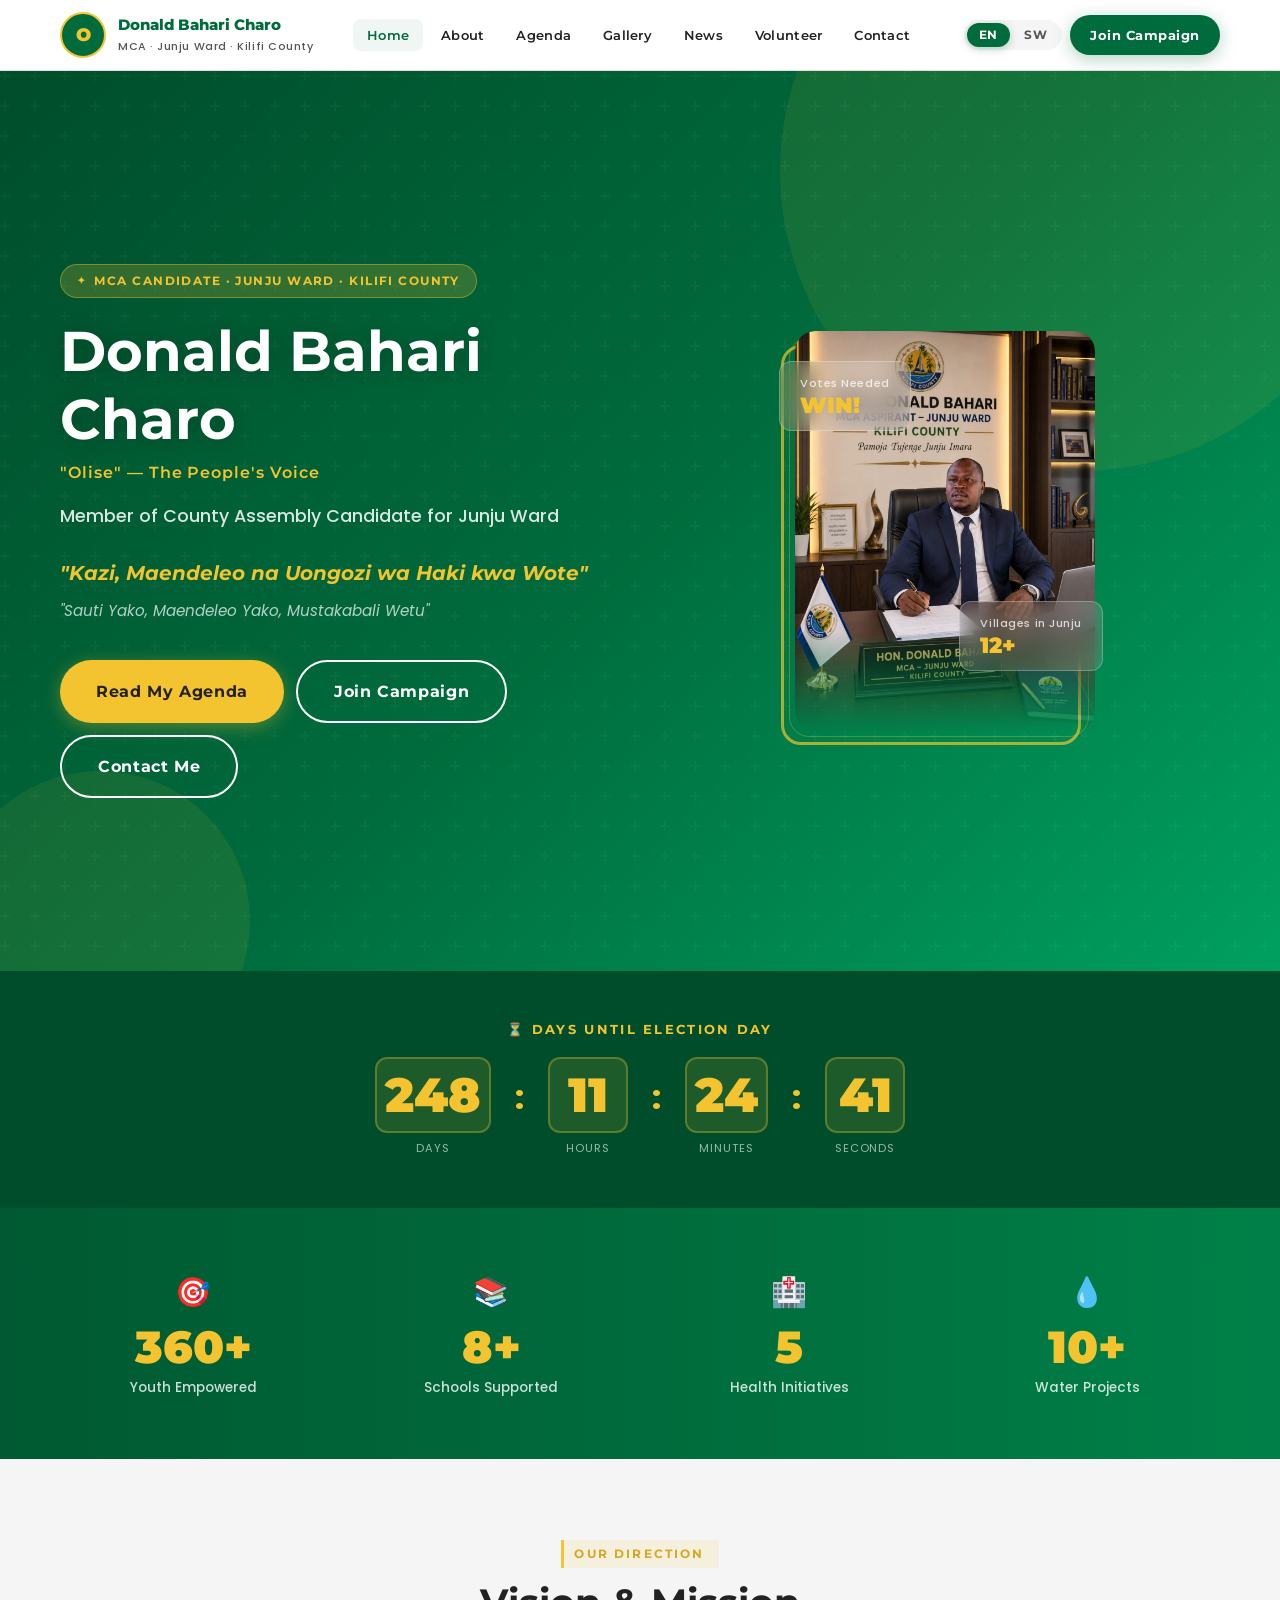
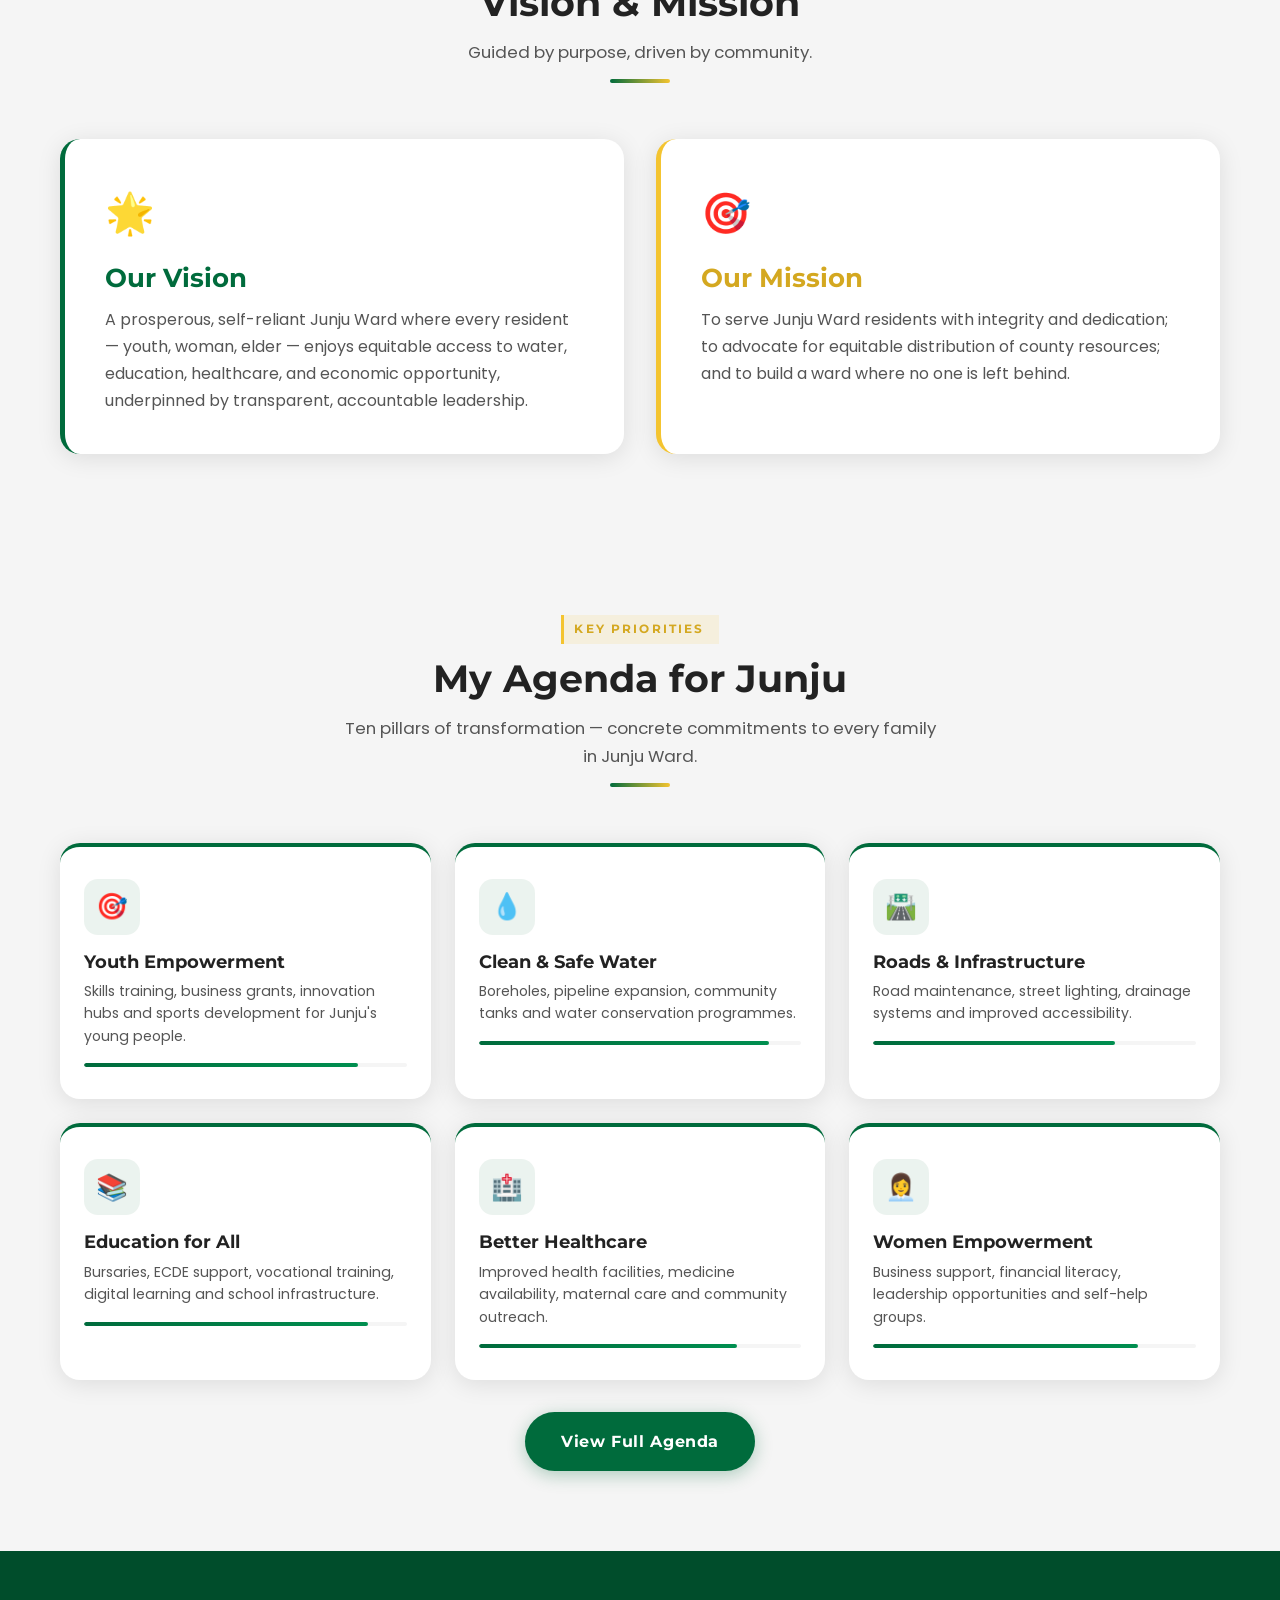
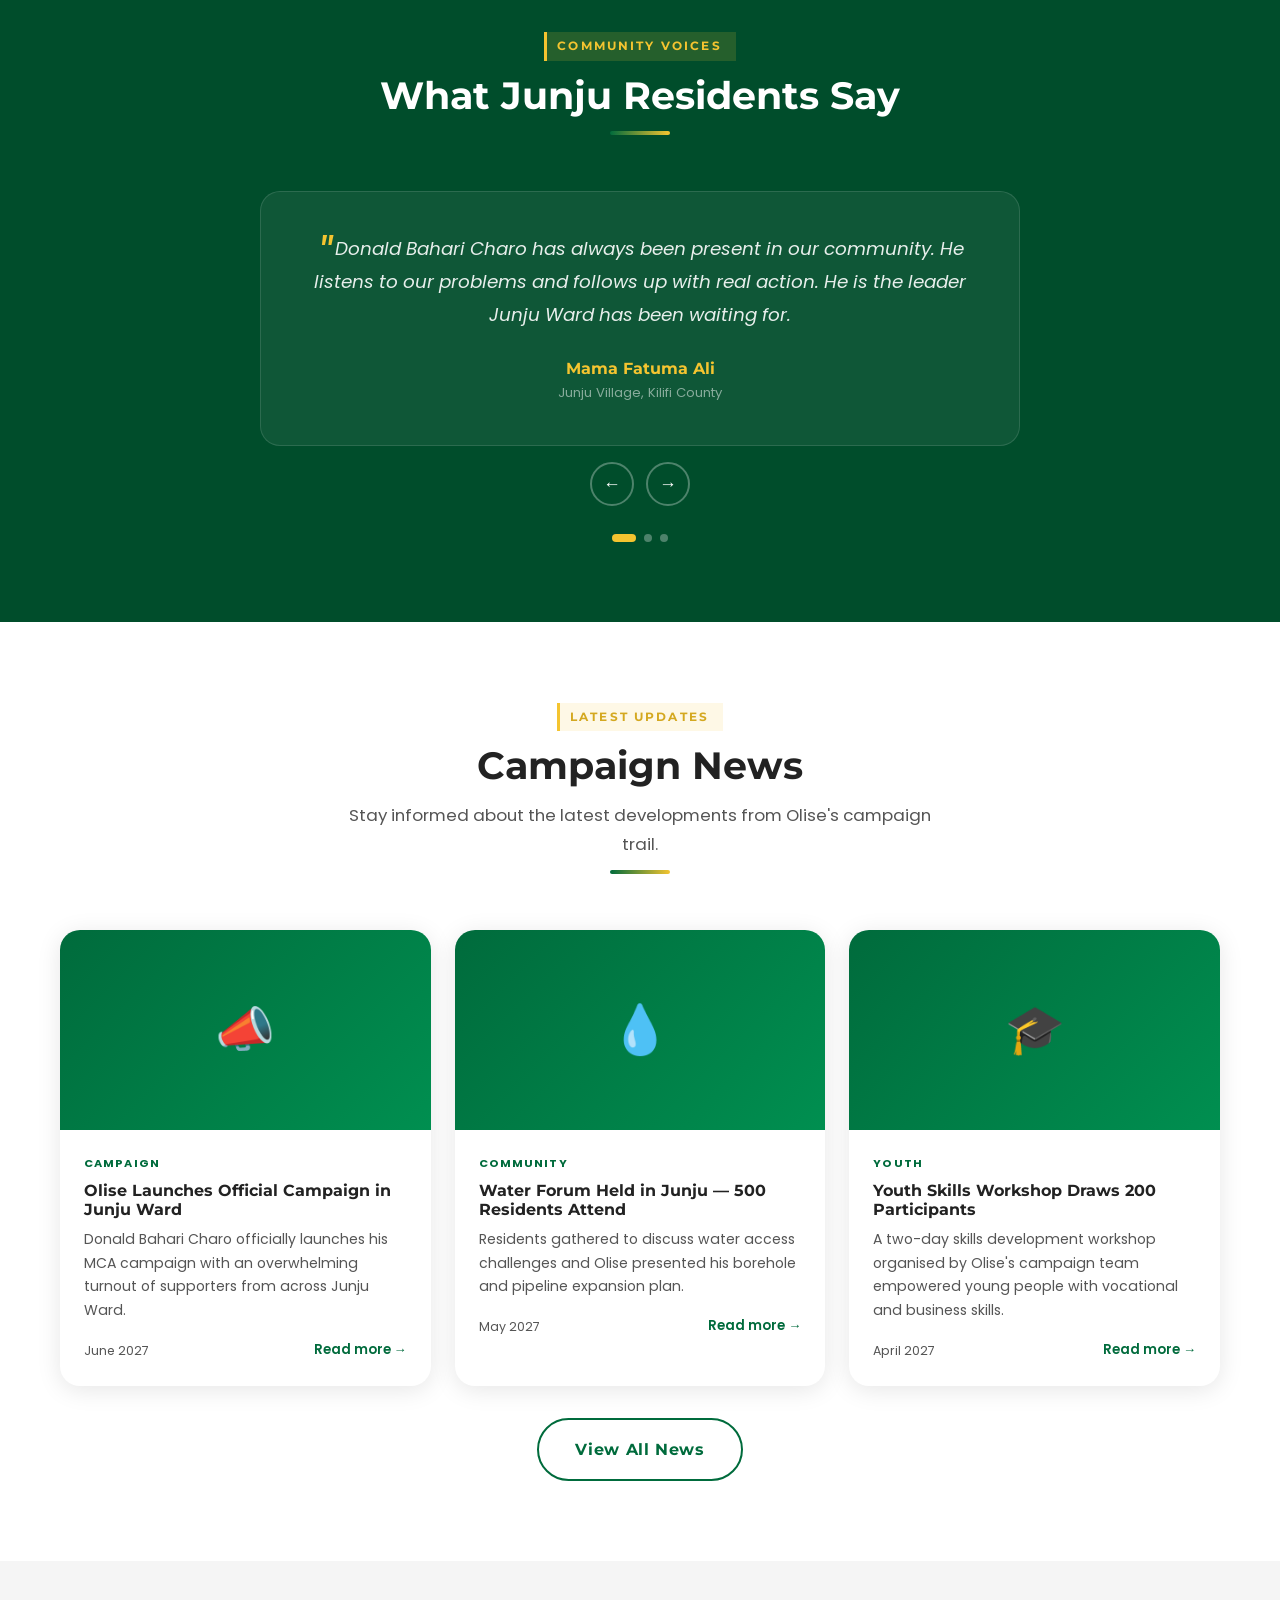
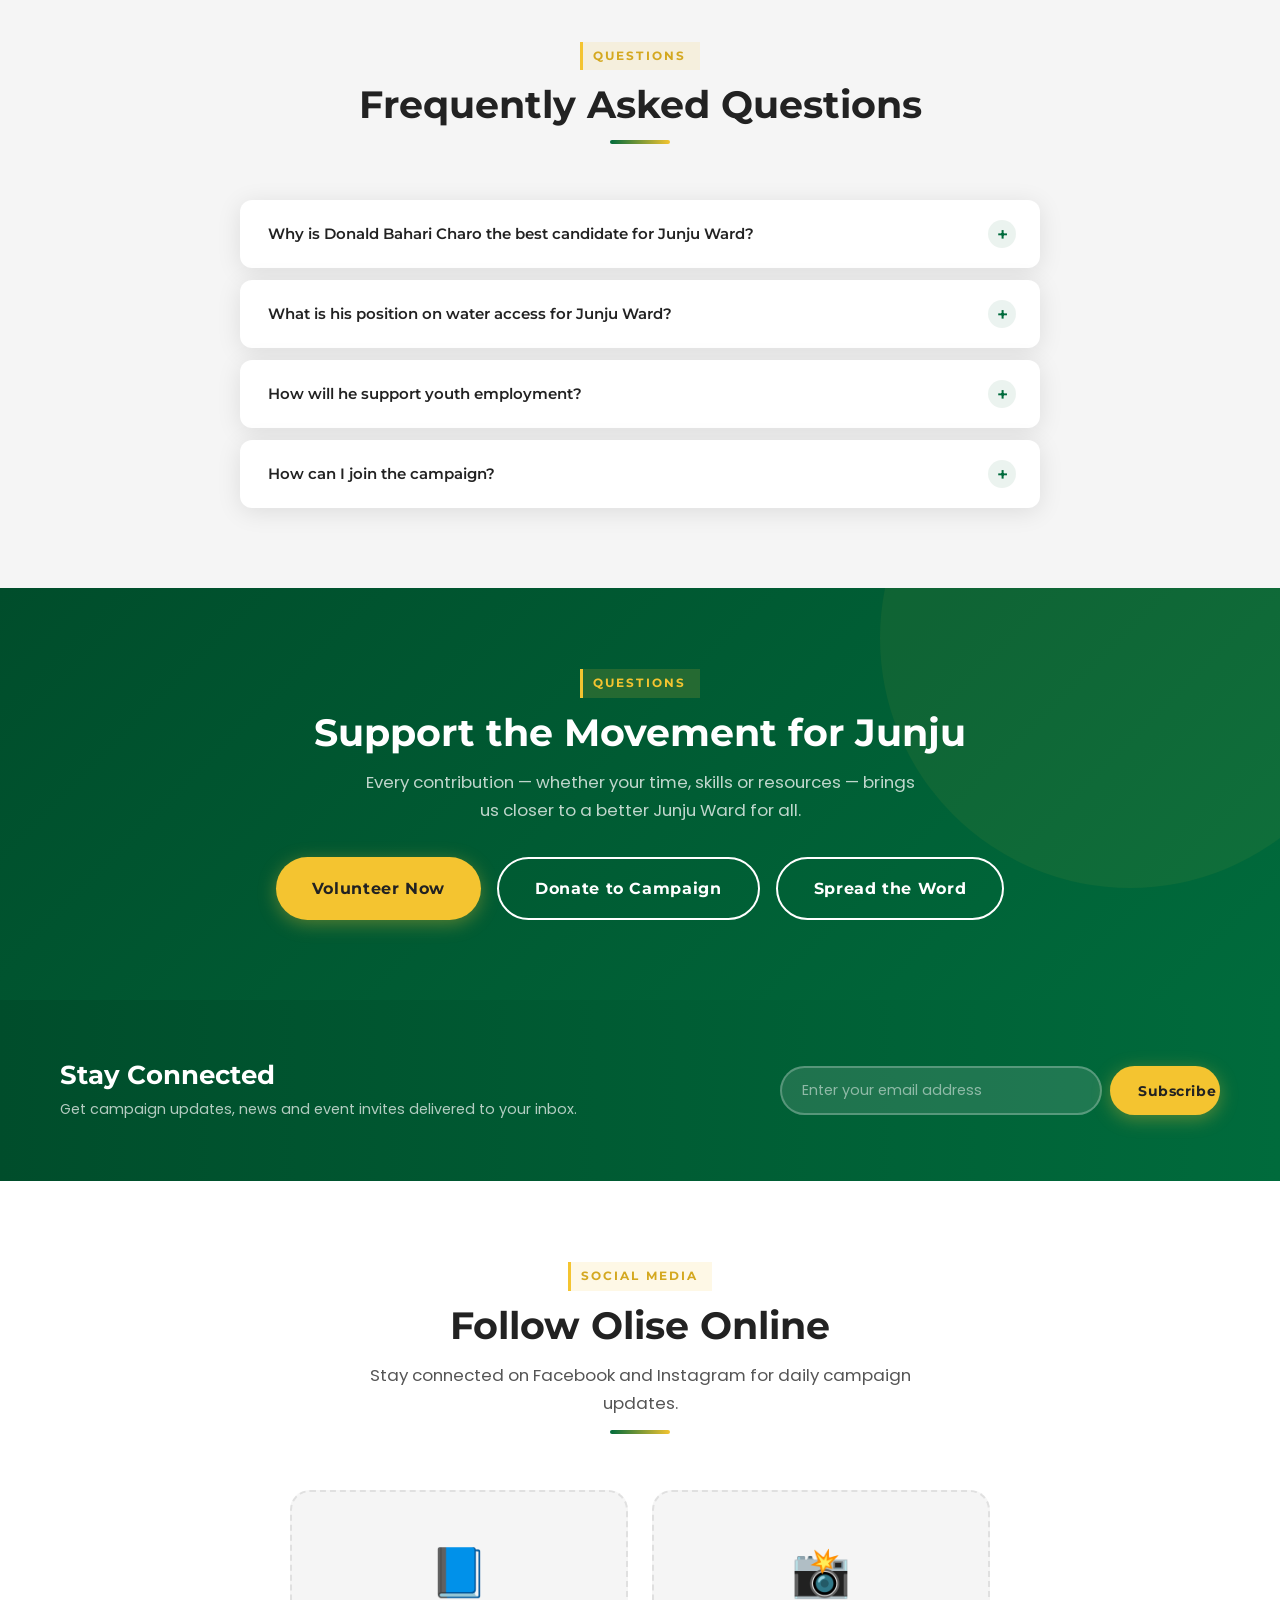
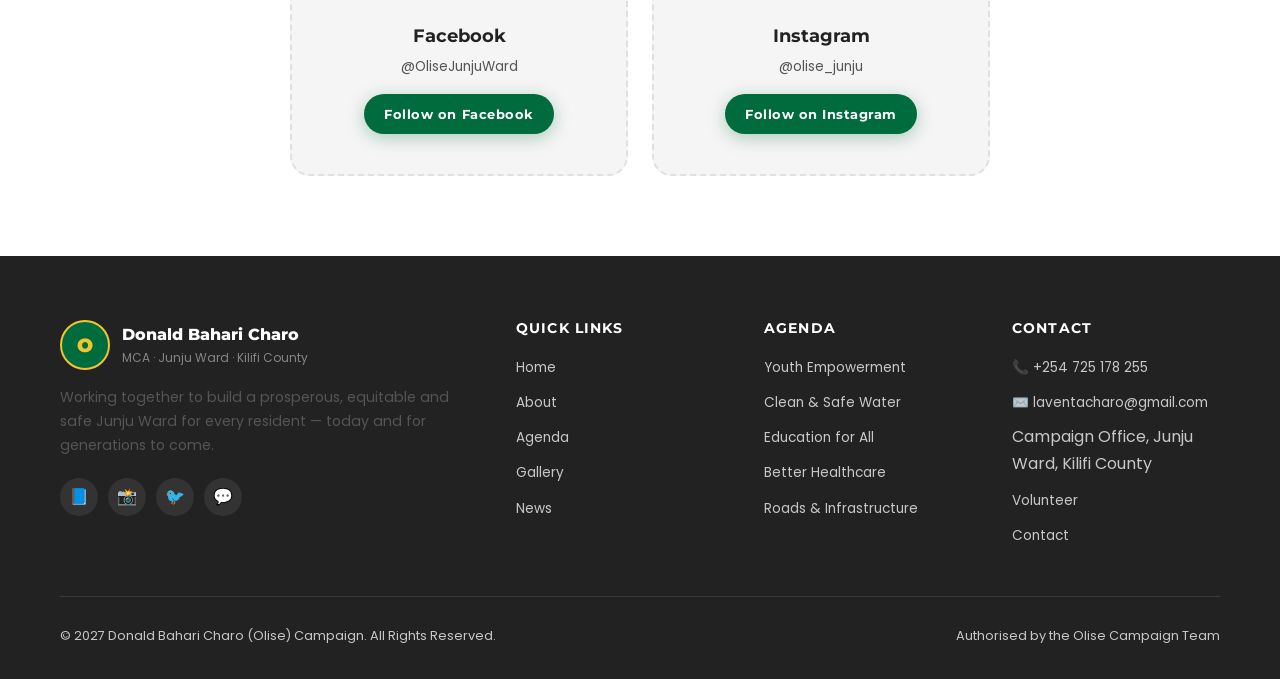
<file: index.html>
<!DOCTYPE html>
<html lang="en">
<head>
  <meta charset="UTF-8" />
  <meta name="viewport" content="width=device-width, initial-scale=1.0" />
  <title>Donald Bahari Charo (Olise) — MCA Candidate, Junju Ward</title>
  <meta name="description" content="Vote Donald Bahari Charo (Olise) for MCA, Junju Ward, Kilifi County. Kazi, Maendeleo na Uongozi wa Haki kwa Wote." />
  <meta property="og:title" content="Olise for Junju Ward MCA" />
  <meta property="og:description" content="Kazi, Maendeleo na Uongozi wa Haki kwa Wote — Donald Bahari Charo for Junju Ward." />
  <meta property="og:type" content="website" />
  <link rel="stylesheet" href="css/style.css" />
</head>
<body>

<!-- ══════════════ NAVBAR ══════════════ -->
<nav class="navbar" role="navigation" aria-label="Main navigation">
  <div class="container">
    <div class="navbar-inner">
      <a href="index.html" class="navbar-brand" aria-label="Olise for Junju — Home">
        <div class="navbar-logo">O</div>
        <div class="navbar-brand-text">
          <span class="navbar-brand-name">Donald Bahari Charo</span>
          <span class="navbar-brand-sub">MCA · Junju Ward · Kilifi County</span>
        </div>
      </a>
      <ul class="navbar-nav" role="list">
        <li><a href="index.html" class="nav-link active" data-i18n="nav_home">Home</a></li>
        <li><a href="about.html" class="nav-link" data-i18n="nav_about">About</a></li>
        <li><a href="agenda.html" class="nav-link" data-i18n="nav_agenda">Agenda</a></li>
        <li><a href="gallery.html" class="nav-link" data-i18n="nav_gallery">Gallery</a></li>
        <li><a href="news.html" class="nav-link" data-i18n="nav_news">News</a></li>
        <li><a href="volunteer.html" class="nav-link" data-i18n="nav_volunteer">Volunteer</a></li>
        <li><a href="contact.html" class="nav-link" data-i18n="nav_contact">Contact</a></li>
      </ul>
      <div class="navbar-actions">
        <div class="lang-switcher" role="group" aria-label="Language switcher">
          <button class="lang-btn active" data-lang="en" aria-label="English">EN</button>
          <button class="lang-btn" data-lang="sw" aria-label="Kiswahili">SW</button>
        </div>
        <a href="volunteer.html" class="btn btn-primary btn-sm" data-i18n="nav_join">Join Campaign</a>
      </div>
      <button class="hamburger" aria-label="Toggle menu" aria-expanded="false">
        <span></span><span></span><span></span>
      </button>
    </div>
    <div class="mobile-menu" role="menu">
      <a href="index.html" class="nav-link" data-i18n="nav_home">Home</a>
      <a href="about.html" class="nav-link" data-i18n="nav_about">About</a>
      <a href="agenda.html" class="nav-link" data-i18n="nav_agenda">Agenda</a>
      <a href="gallery.html" class="nav-link" data-i18n="nav_gallery">Gallery</a>
      <a href="news.html" class="nav-link" data-i18n="nav_news">News</a>
      <a href="volunteer.html" class="nav-link" data-i18n="nav_volunteer">Volunteer</a>
      <a href="contact.html" class="nav-link" data-i18n="nav_contact">Contact</a>
      <div style="padding:12px 24px;display:flex;gap:8px;">
        <button class="lang-btn" data-lang="en">EN</button>
        <button class="lang-btn" data-lang="sw">SW</button>
      </div>
    </div>
  </div>
</nav>

<!-- ══════════════ HERO ══════════════ -->
<section class="hero" aria-label="Hero banner">
  <div class="hero-bg-circle hero-bg-circle-1"></div>
  <div class="hero-bg-circle hero-bg-circle-2"></div>
  <div class="container">
    <div class="hero-content">
      <div class="hero-text">
        <div class="hero-badge" data-i18n="hero_badge">MCA Candidate · Junju Ward · Kilifi County</div>
        <h1 class="hero-name">Donald Bahari Charo</h1>
        <p class="hero-nickname" data-i18n="hero_nickname">"Olise" — The People's Voice</p>
        <p class="hero-title" data-i18n="hero_title">Member of County Assembly Candidate for Junju Ward</p>
        <p class="hero-slogan" data-i18n="hero_slogan">"Kazi, Maendeleo na Uongozi wa Haki kwa Wote"</p>
        <p class="hero-slogan-2" data-i18n="hero_slogan2">"Sauti Yako, Maendeleo Yako, Mustakabali Wetu"</p>
        <div class="hero-buttons">
          <a href="agenda.html" class="btn btn-gold btn-lg" data-i18n="hero_btn1">Read My Agenda</a>
          <a href="volunteer.html" class="btn btn-outline btn-lg" data-i18n="hero_btn2">Join Campaign</a>
          <a href="contact.html" class="btn btn-outline btn-lg" data-i18n="hero_btn3">Contact Me</a>
        </div>
      </div>
      <div class="hero-image-wrap">
        <div class="hero-image-frame">
          <img src="images/candidate.jpeg" alt="Donald Bahari Charo candidate portrait" />
          <div class="hero-float-card hero-float-1">
            <div class="hero-float-label" data-i18n="hero_votes">Votes Needed</div>
            <div class="hero-float-value">WIN!</div>
          </div>
          <div class="hero-float-card hero-float-2">
            <div class="hero-float-label" data-i18n="hero_villages">Villages in Junju</div>
            <div class="hero-float-value">12+</div>
          </div>
        </div>
      </div>
    </div>
  </div>
</section>

<!-- ══════════════ COUNTDOWN ══════════════ -->
<section class="countdown-section" aria-label="Election countdown">
  <div class="container">
    <div class="countdown-label" data-i18n="countdown_label">⏳ Days Until Election Day</div>
    <div class="countdown-grid" role="timer" aria-live="polite">
      <div class="countdown-item">
        <span class="countdown-num" id="cd-days">--</span>
        <span class="countdown-unit" data-i18n="countdown_days">Days</span>
      </div>
      <span class="countdown-sep">:</span>
      <div class="countdown-item">
        <span class="countdown-num" id="cd-hours">--</span>
        <span class="countdown-unit" data-i18n="countdown_hours">Hours</span>
      </div>
      <span class="countdown-sep">:</span>
      <div class="countdown-item">
        <span class="countdown-num" id="cd-mins">--</span>
        <span class="countdown-unit" data-i18n="countdown_mins">Minutes</span>
      </div>
      <span class="countdown-sep">:</span>
      <div class="countdown-item">
        <span class="countdown-num" id="cd-secs">--</span>
        <span class="countdown-unit" data-i18n="countdown_secs">Seconds</span>
      </div>
    </div>
  </div>
</section>

<!-- ══════════════ STATS ══════════════ -->
<section class="stats-section" aria-label="Campaign statistics">
  <div class="container">
    <div class="stats-grid">
      <div class="stat-item fade-in stagger-1">
        <div class="stat-icon">🎯</div>
        <span class="stat-number" data-target="500" data-suffix="+">0+</span>
        <div class="stat-label" data-i18n="stats_youth">Youth Empowered</div>
      </div>
      <div class="stat-item fade-in stagger-2">
        <div class="stat-icon">📚</div>
        <span class="stat-number" data-target="12" data-suffix="+">0+</span>
        <div class="stat-label" data-i18n="stats_education">Schools Supported</div>
      </div>
      <div class="stat-item fade-in stagger-3">
        <div class="stat-icon">🏥</div>
        <span class="stat-number" data-target="8" data-suffix="">0</span>
        <div class="stat-label" data-i18n="stats_health">Health Initiatives</div>
      </div>
      <div class="stat-item fade-in stagger-4">
        <div class="stat-icon">💧</div>
        <span class="stat-number" data-target="15" data-suffix="+">0+</span>
        <div class="stat-label" data-i18n="stats_water">Water Projects</div>
      </div>
    </div>
  </div>
</section>

<!-- ══════════════ VISION & MISSION ══════════════ -->
<section class="section vision-section">
  <div class="container">
    <div class="section-header fade-in">
      <div class="section-eyebrow" data-i18n="section_vision_eyebrow">Our Direction</div>
      <h2 data-i18n="section_vision_title">Vision &amp; Mission</h2>
      <p data-i18n="section_vision_sub">Guided by purpose, driven by community.</p>
      <span class="gold-line"></span>
    </div>
    <div class="vision-grid">
      <div class="vision-card fade-in-left">
        <div class="vision-card-icon">🌟</div>
        <h3 data-i18n="vision_title">Our Vision</h3>
        <p data-i18n="vision_text">A prosperous, self-reliant Junju Ward where every resident — youth, woman, elder — enjoys equitable access to water, education, healthcare, and economic opportunity, underpinned by transparent, accountable leadership.</p>
      </div>
      <div class="vision-card mission fade-in-right">
        <div class="vision-card-icon">🎯</div>
        <h3 data-i18n="mission_title">Our Mission</h3>
        <p data-i18n="mission_text">To serve Junju Ward residents with integrity and dedication; to advocate for equitable distribution of county resources; and to build a ward where no one is left behind.</p>
      </div>
    </div>
  </div>
</section>

<!-- ══════════════ AGENDA PREVIEW ══════════════ -->
<section class="section bg-light">
  <div class="container">
    <div class="section-header fade-in">
      <div class="section-eyebrow" data-i18n="section_agenda_eyebrow">Key Priorities</div>
      <h2 data-i18n="section_agenda_title">My Agenda for Junju</h2>
      <p data-i18n="section_agenda_sub">Ten pillars of transformation — concrete commitments to every family in Junju Ward.</p>
      <span class="gold-line"></span>
    </div>
    <div class="agenda-grid">
      <div class="agenda-card fade-in stagger-1">
        <div class="agenda-icon">🎯</div>
        <h4 data-i18n="agenda_youth">Youth Empowerment</h4>
        <p data-i18n="agenda_youth_desc">Skills training, business grants, innovation hubs and sports development for Junju's young people.</p>
        <div class="agenda-progress"><div class="agenda-progress-fill" data-width="85"></div></div>
      </div>
      <div class="agenda-card fade-in stagger-2">
        <div class="agenda-icon">💧</div>
        <h4 data-i18n="agenda_water">Clean &amp; Safe Water</h4>
        <p data-i18n="agenda_water_desc">Boreholes, pipeline expansion, community tanks and water conservation programmes.</p>
        <div class="agenda-progress"><div class="agenda-progress-fill" data-width="90"></div></div>
      </div>
      <div class="agenda-card fade-in stagger-3">
        <div class="agenda-icon">🛣️</div>
        <h4 data-i18n="agenda_roads">Roads &amp; Infrastructure</h4>
        <p data-i18n="agenda_roads_desc">Road maintenance, street lighting, drainage systems and improved accessibility.</p>
        <div class="agenda-progress"><div class="agenda-progress-fill" data-width="75"></div></div>
      </div>
      <div class="agenda-card fade-in stagger-1">
        <div class="agenda-icon">📚</div>
        <h4 data-i18n="agenda_edu">Education for All</h4>
        <p data-i18n="agenda_edu_desc">Bursaries, ECDE support, vocational training, digital learning and school infrastructure.</p>
        <div class="agenda-progress"><div class="agenda-progress-fill" data-width="88"></div></div>
      </div>
      <div class="agenda-card fade-in stagger-2">
        <div class="agenda-icon">🏥</div>
        <h4 data-i18n="agenda_health">Better Healthcare</h4>
        <p data-i18n="agenda_health_desc">Improved health facilities, medicine availability, maternal care and community outreach.</p>
        <div class="agenda-progress"><div class="agenda-progress-fill" data-width="80"></div></div>
      </div>
      <div class="agenda-card fade-in stagger-3">
        <div class="agenda-icon">👩‍💼</div>
        <h4 data-i18n="agenda_women">Women Empowerment</h4>
        <p data-i18n="agenda_women_desc">Business support, financial literacy, leadership opportunities and self-help groups.</p>
        <div class="agenda-progress"><div class="agenda-progress-fill" data-width="82"></div></div>
      </div>
    </div>
    <div class="text-center mt-8">
      <a href="agenda.html" class="btn btn-primary btn-lg" data-i18n="agenda_btn">View Full Agenda</a>
    </div>
  </div>
</section>

<!-- ══════════════ TESTIMONIALS ══════════════ -->
<section class="section testimonials-section">
  <div class="container">
    <div class="section-header fade-in">
      <div class="section-eyebrow" data-i18n="section_test_eyebrow">Community Voices</div>
      <h2 data-i18n="section_test_title">What Junju Residents Say</h2>
      <span class="gold-line"></span>
    </div>
    <div class="testimonials-slider">
      <div class="testimonials-track">
        <div class="testimonial-card">
          <div class="testimonial-inner">
            <p class="testimonial-quote" data-i18n="test1_quote">Donald Bahari Charo has always been present in our community. He listens to our problems and follows up with real action. He is the leader Junju Ward has been waiting for.</p>
            <div class="testimonial-author" data-i18n="test1_author">Mama Fatuma Ali</div>
            <div class="testimonial-location" data-i18n="test1_loc">Junju Village, Kilifi County</div>
          </div>
        </div>
        <div class="testimonial-card">
          <div class="testimonial-inner">
            <p class="testimonial-quote" data-i18n="test2_quote">As a young person in Junju, I believe Olise understands our struggles. His youth empowerment agenda speaks directly to what we face every day. I am fully behind him.</p>
            <div class="testimonial-author" data-i18n="test2_author">Brian Kazungu</div>
            <div class="testimonial-location" data-i18n="test2_loc">Youth Leader, Junju Ward</div>
          </div>
        </div>
        <div class="testimonial-card">
          <div class="testimonial-inner">
            <p class="testimonial-quote" data-i18n="test3_quote">Water is our biggest problem here. Donald has promised to prioritise borehole projects and pipeline extension. That is the kind of practical leadership we need.</p>
            <div class="testimonial-author" data-i18n="test3_author">Mzee Hamisi Ngala</div>
            <div class="testimonial-location" data-i18n="test3_loc">Elder, Junju Community</div>
          </div>
        </div>
      </div>
    </div>
    <div class="slider-arrows">
      <button class="slider-arrow slider-prev" aria-label="Previous testimonial">&#8592;</button>
      <button class="slider-arrow slider-next" aria-label="Next testimonial">&#8594;</button>
    </div>
    <div class="slider-controls" role="tablist">
      <button class="slider-dot active" role="tab" aria-label="Testimonial 1"></button>
      <button class="slider-dot" role="tab" aria-label="Testimonial 2"></button>
      <button class="slider-dot" role="tab" aria-label="Testimonial 3"></button>
    </div>
  </div>
</section>

<!-- ══════════════ NEWS PREVIEW ══════════════ -->
<section class="section">
  <div class="container">
    <div class="section-header fade-in">
      <div class="section-eyebrow" data-i18n="section_news_eyebrow">Latest Updates</div>
      <h2 data-i18n="section_news_title">Campaign News</h2>
      <p data-i18n="section_news_sub">Stay informed about the latest developments from Olise's campaign trail.</p>
      <span class="gold-line"></span>
    </div>
    <div class="news-grid">
      <article class="news-card fade-in stagger-1">
        <div class="news-card-img">📣</div>
        <div class="news-card-body">
          <div class="news-card-category" data-i18n="news1_cat">Campaign</div>
          <h4 data-i18n="news1_title">Olise Launches Official Campaign in Junju Ward</h4>
          <p data-i18n="news1_desc">Donald Bahari Charo officially launches his MCA campaign with an overwhelming turnout of supporters from across Junju Ward.</p>
          <div class="news-card-meta">
            <span class="news-date">June 2027</span>
            <a href="news.html" class="news-read-more" data-i18n="news_read">Read more →</a>
          </div>
        </div>
      </article>
      <article class="news-card fade-in stagger-2">
        <div class="news-card-img">💧</div>
        <div class="news-card-body">
          <div class="news-card-category" data-i18n="news2_cat">Community</div>
          <h4 data-i18n="news2_title">Water Forum Held in Junju — 500 Residents Attend</h4>
          <p data-i18n="news2_desc">Residents gathered to discuss water access challenges and Olise presented his borehole and pipeline expansion plan.</p>
          <div class="news-card-meta">
            <span class="news-date">May 2027</span>
            <a href="news.html" class="news-read-more" data-i18n="news_read">Read more →</a>
          </div>
        </div>
      </article>
      <article class="news-card fade-in stagger-3">
        <div class="news-card-img">🎓</div>
        <div class="news-card-body">
          <div class="news-card-category" data-i18n="news3_cat">Youth</div>
          <h4 data-i18n="news3_title">Youth Skills Workshop Draws 200 Participants</h4>
          <p data-i18n="news3_desc">A two-day skills development workshop organised by Olise's campaign team empowered young people with vocational and business skills.</p>
          <div class="news-card-meta">
            <span class="news-date">April 2027</span>
            <a href="news.html" class="news-read-more" data-i18n="news_read">Read more →</a>
          </div>
        </div>
      </article>
    </div>
    <div class="text-center mt-8">
      <a href="news.html" class="btn btn-outline-green btn-lg" data-i18n="news_btn">View All News</a>
    </div>
  </div>
</section>

<!-- ══════════════ FAQ ══════════════ -->
<section class="section faq-section">
  <div class="container">
    <div class="section-header fade-in">
      <div class="section-eyebrow" data-i18n="section_faq_eyebrow">Questions</div>
      <h2 data-i18n="section_faq_title">Frequently Asked Questions</h2>
      <span class="gold-line"></span>
    </div>
    <div class="faq-list" role="list">
      <div class="faq-item fade-in stagger-1" role="listitem">
        <div class="faq-question" tabindex="0" role="button">
          <span data-i18n="faq1_q">Why is Donald Bahari Charo the best candidate for Junju Ward?</span>
          <span class="faq-icon">+</span>
        </div>
        <div class="faq-answer"><p data-i18n="faq1_a">Donald has deep roots in Junju Ward, a proven track record of community service, and a concrete 10-point agenda addressing the ward's most pressing needs — water, youth empowerment, education and healthcare.</p></div>
      </div>
      <div class="faq-item fade-in stagger-2" role="listitem">
        <div class="faq-question" tabindex="0" role="button">
          <span data-i18n="faq2_q">What is his position on water access for Junju Ward?</span>
          <span class="faq-icon">+</span>
        </div>
        <div class="faq-answer"><p data-i18n="faq2_a">Access to clean water is priority number one. Donald commits to initiating borehole drilling, expanding water pipelines to underserved areas, and installing community water tanks within the first year in office.</p></div>
      </div>
      <div class="faq-item fade-in stagger-3" role="listitem">
        <div class="faq-question" tabindex="0" role="button">
          <span data-i18n="faq3_q">How will he support youth employment?</span>
          <span class="faq-icon">+</span>
        </div>
        <div class="faq-answer"><p data-i18n="faq3_a">Through skills development centres, business startup grants, partnerships with county government for internships, and the establishment of a Junju Youth Innovation Hub.</p></div>
      </div>
      <div class="faq-item fade-in stagger-4" role="listitem">
        <div class="faq-question" tabindex="0" role="button">
          <span data-i18n="faq4_q">How can I join the campaign?</span>
          <span class="faq-icon">+</span>
        </div>
        <div class="faq-answer"><p data-i18n="faq4_a">Visit the Volunteer page on this website, fill in the form, and our campaign coordinator will reach out to you within 48 hours. You can also call or WhatsApp our campaign office directly.</p></div>
      </div>
    </div>
  </div>
</section>

<!-- ══════════════ CTA / DONATE ══════════════ -->
<section class="cta-section">
  <div class="container" style="position:relative;z-index:1;">
    <div class="section-eyebrow" style="color:var(--gold);background:rgba(244,196,48,0.15);" data-i18n="section_faq_eyebrow">Join Us</div>
    <h2 data-i18n="section_donate_title">Support the Movement for Junju</h2>
    <p data-i18n="section_donate_sub">Every contribution — whether your time, skills or resources — brings us closer to a better Junju Ward for all.</p>
    <div class="cta-buttons">
      <a href="volunteer.html" class="btn btn-gold btn-lg" data-i18n="donate_btn1">Volunteer Now</a>
      <a href="contact.html" class="btn btn-outline btn-lg" data-i18n="donate_btn2">Donate to Campaign</a>
      <a href="contact.html" class="btn btn-outline btn-lg" data-i18n="donate_btn3">Spread the Word</a>
    </div>
  </div>
</section>

<!-- ══════════════ NEWSLETTER ══════════════ -->
<section class="newsletter-section">
  <div class="container">
    <div class="newsletter-inner">
      <div class="newsletter-text">
        <h3 data-i18n="newsletter_title">Stay Connected</h3>
        <p data-i18n="newsletter_sub">Get campaign updates, news and event invites delivered to your inbox.</p>
      </div>
      <form class="newsletter-form newsletter-form-el" data-demo="true" novalidate>
        <input type="email" class="newsletter-input" data-i18n="newsletter_placeholder" placeholder="Enter your email address" required aria-label="Email address" />
        <button type="submit" class="btn btn-gold" data-i18n="newsletter_btn">Subscribe</button>
      </form>
    </div>
  </div>
</section>

<!-- ══════════════ SOCIAL MEDIA SECTION ══════════════ -->
<section class="section">
  <div class="container">
    <div class="section-header fade-in">
      <div class="section-eyebrow">Social Media</div>
      <h2>Follow Olise Online</h2>
      <p>Stay connected on Facebook and Instagram for daily campaign updates.</p>
      <span class="gold-line"></span>
    </div>
    <div class="social-cards-grid">
      <div style="background:var(--light-gray);border-radius:var(--radius-lg);padding:40px;text-align:center;border:2px dashed var(--border);">
        <div style="font-size:3rem;margin-bottom:12px;">📘</div>
        <h4 style="margin-bottom:8px;">Facebook</h4>
        <p style="font-size:0.85rem;margin-bottom:16px;">@OliseJunjuWard</p>
        <a href="#" class="btn btn-primary btn-sm">Follow on Facebook</a>
      </div>
      <div style="background:var(--light-gray);border-radius:var(--radius-lg);padding:40px;text-align:center;border:2px dashed var(--border);">
        <div style="font-size:3rem;margin-bottom:12px;">📸</div>
        <h4 style="margin-bottom:8px;">Instagram</h4>
        <p style="font-size:0.85rem;margin-bottom:16px;">@olise_junju</p>
        <a href="#" class="btn btn-primary btn-sm">Follow on Instagram</a>
      </div>
    </div>
  </div>
</section>

<!-- ══════════════ FOOTER ══════════════ -->
<footer class="footer" role="contentinfo">
  <div class="container">
    <div class="footer-grid">
      <div class="footer-brand">
        <div class="footer-logo">
          <div class="footer-logo-icon">O</div>
          <div>
            <div class="footer-logo-text">Donald Bahari Charo</div>
            <div style="font-size:0.75rem;color:rgba(255,255,255,0.45);">MCA · Junju Ward · Kilifi County</div>
          </div>
        </div>
        <p data-i18n="footer_tagline">Working together to build a prosperous, equitable and safe Junju Ward for every resident — today and for generations to come.</p>
        <div class="footer-social">
          <a href="#" class="footer-social-link" aria-label="Facebook">📘</a>
          <a href="#" class="footer-social-link" aria-label="Instagram">📸</a>
          <a href="#" class="footer-social-link" aria-label="Twitter/X">🐦</a>
          <a href="https://wa.me/254725178255" class="footer-social-link" aria-label="WhatsApp">💬</a>
        </div>
      </div>
      <div class="footer-col">
        <h5 data-i18n="footer_links">Quick Links</h5>
        <ul class="footer-links">
          <li><a href="index.html" data-i18n="nav_home">Home</a></li>
          <li><a href="about.html" data-i18n="nav_about">About</a></li>
          <li><a href="agenda.html" data-i18n="nav_agenda">Agenda</a></li>
          <li><a href="gallery.html" data-i18n="nav_gallery">Gallery</a></li>
          <li><a href="news.html" data-i18n="nav_news">News</a></li>
        </ul>
      </div>
      <div class="footer-col">
        <h5 data-i18n="footer_agenda_links">Agenda</h5>
        <ul class="footer-links">
          <li><a href="agenda.html#youth" data-i18n="agenda_youth">Youth Empowerment</a></li>
          <li><a href="agenda.html#water" data-i18n="agenda_water">Clean Water</a></li>
          <li><a href="agenda.html#edu" data-i18n="agenda_edu">Education</a></li>
          <li><a href="agenda.html#health" data-i18n="agenda_health">Healthcare</a></li>
          <li><a href="agenda.html#roads" data-i18n="agenda_roads">Roads</a></li>
        </ul>
      </div>
      <div class="footer-col">
        <h5 data-i18n="footer_contact_col">Contact</h5>
        <ul class="footer-links">
          <li><a href="tel:+254725178255">📞 +254 725 178 255</a></li>
          <li><a href="mailto:laventacharo@gmail.com">✉️ laventacharo@gmail.com</a></li>
          <li><span data-i18n="footer_office">Campaign Office, Junju Ward, Kilifi County</span></li>
          <li><a href="volunteer.html" data-i18n="nav_volunteer">Volunteer</a></li>
          <li><a href="contact.html" data-i18n="nav_contact">Contact</a></li>
        </ul>
      </div>
    </div>
    <div class="footer-bottom">
      <span data-i18n="footer_copy">© 2027 Donald Bahari Charo (Olise) Campaign. All Rights Reserved.</span>
      <span data-i18n="footer_disclaimer">Authorised by the Olise Campaign Team</span>
    </div>
  </div>
</footer>

<!-- Back to top -->
<button class="back-to-top" aria-label="Back to top">↑</button>

<script src="js/main.js"></script>
<script src="js/language.js"></script>
<script src="js/animations.js"></script>
</body>
</html>
</file>
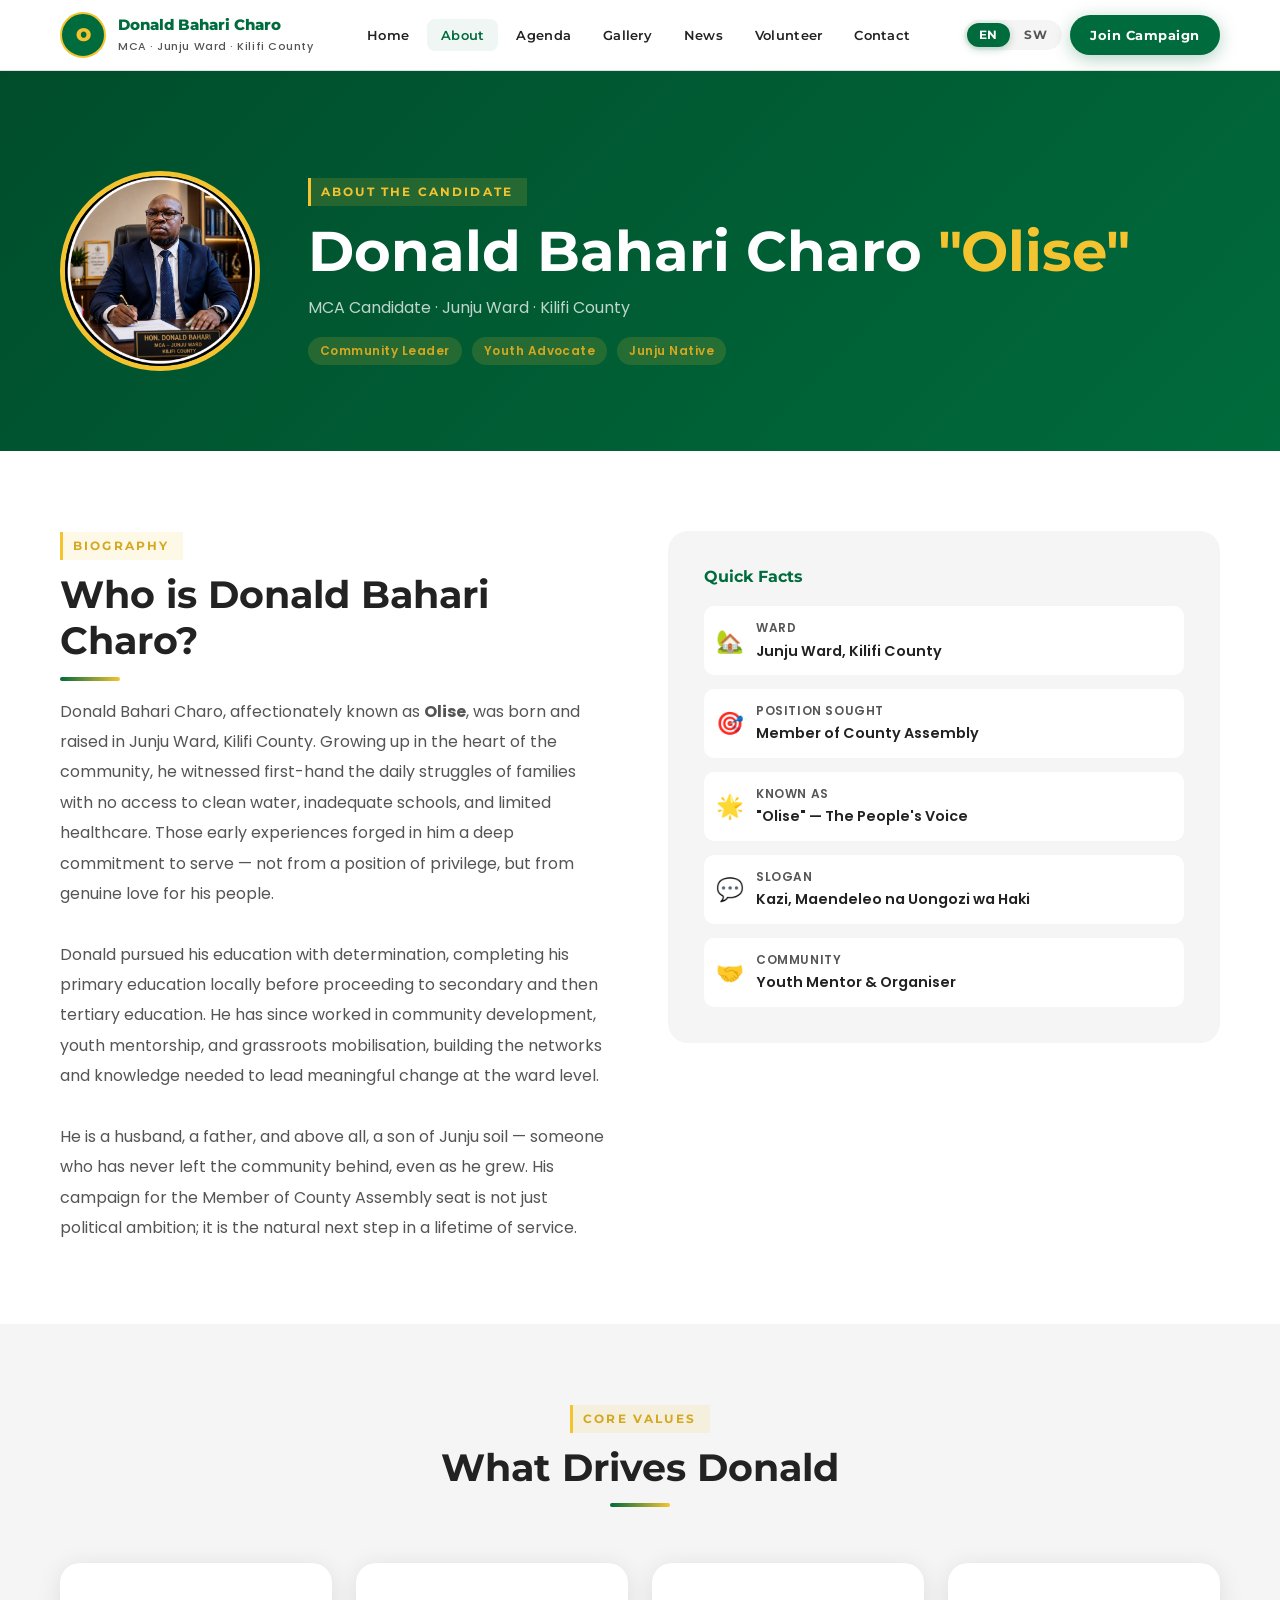
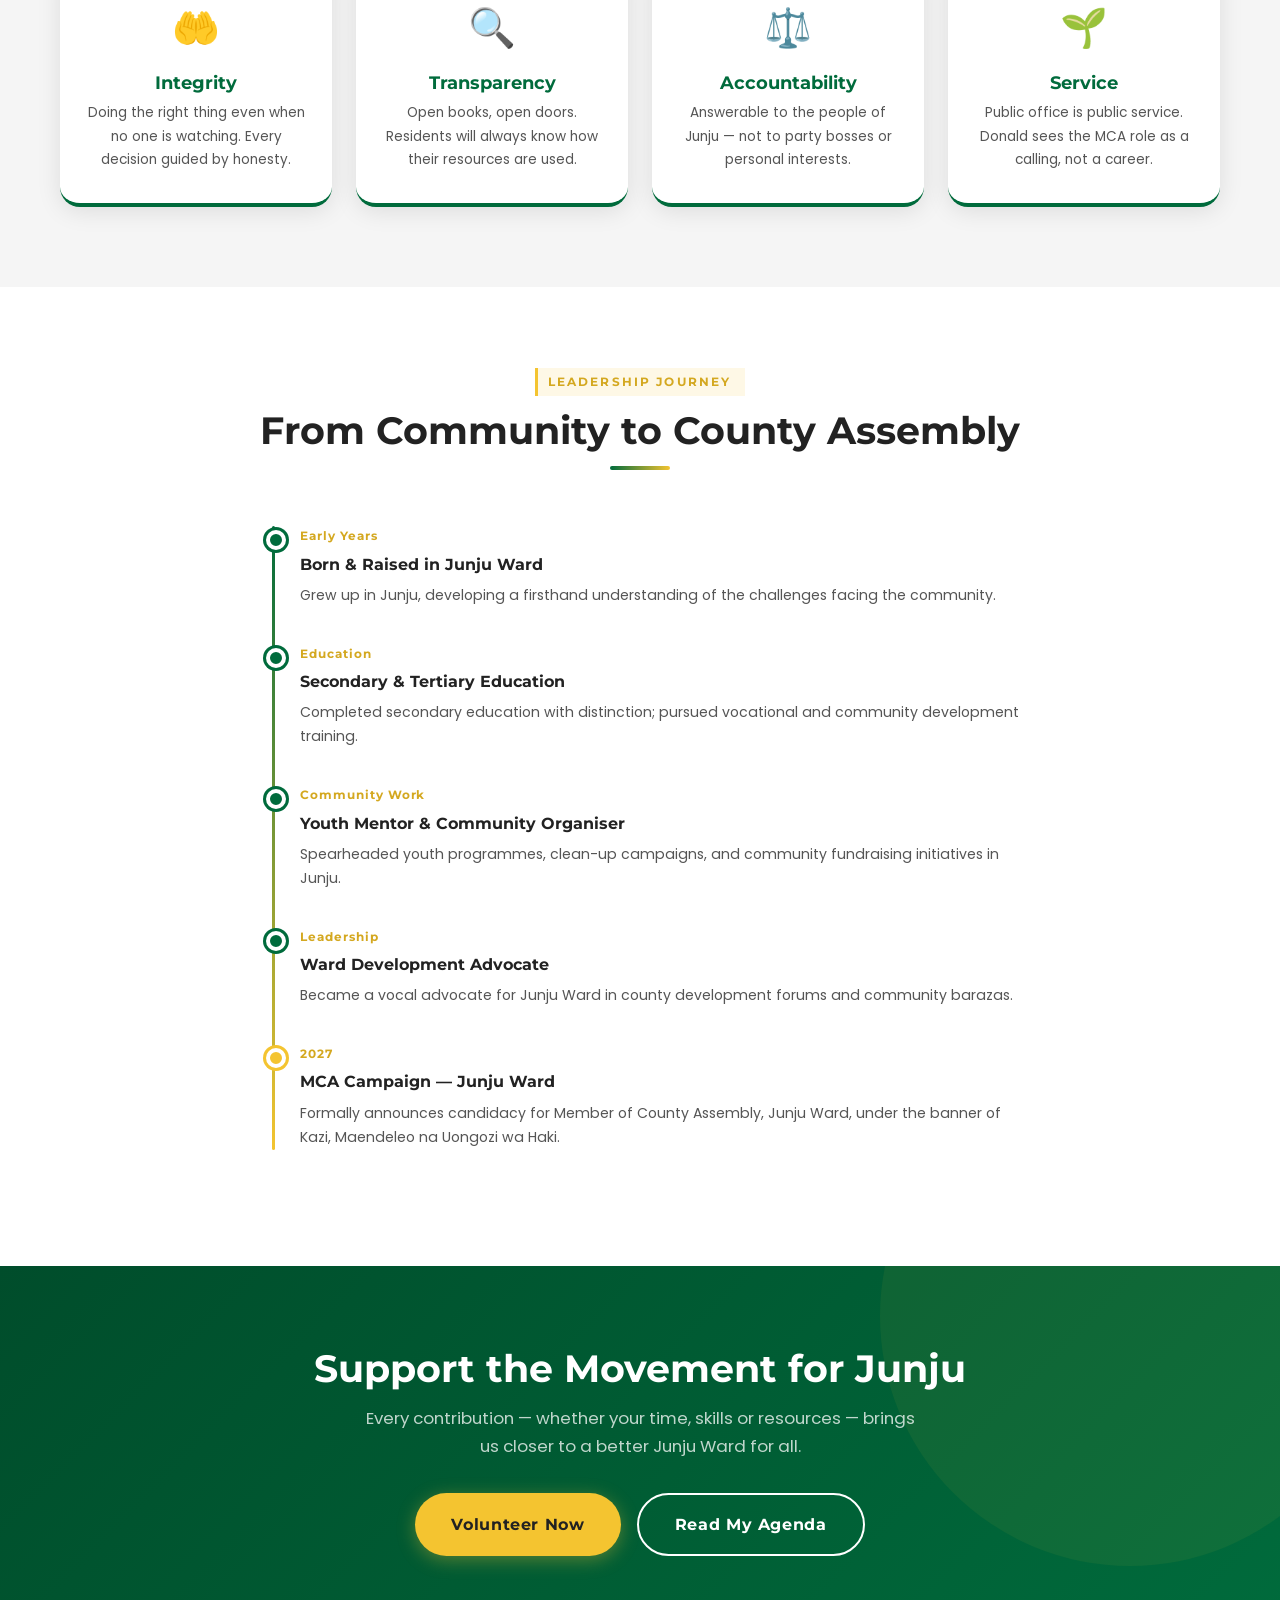
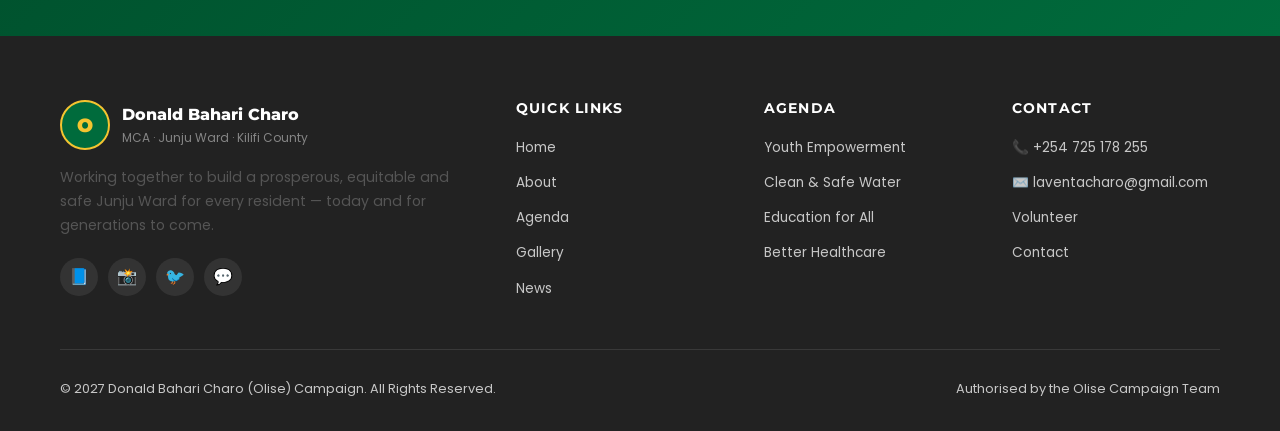
<file: about.html>
<!DOCTYPE html>
<html lang="en">
<head>
  <meta charset="UTF-8" />
  <meta name="viewport" content="width=device-width, initial-scale=1.0" />
  <title>About Donald Bahari Charo (Olise) — MCA Candidate Junju Ward</title>
  <meta name="description" content="Learn about Donald Bahari Charo (Olise) — his biography, leadership journey and core values as MCA candidate for Junju Ward." />
  <link rel="stylesheet" href="css/style.css" />
</head>
<body>

<!-- NAVBAR -->
<nav class="navbar" role="navigation">
  <div class="container">
    <div class="navbar-inner">
      <a href="index.html" class="navbar-brand">
        <div class="navbar-logo">O</div>
        <div class="navbar-brand-text">
          <span class="navbar-brand-name">Donald Bahari Charo</span>
          <span class="navbar-brand-sub">MCA · Junju Ward · Kilifi County</span>
        </div>
      </a>
      <ul class="navbar-nav">
        <li><a href="index.html" class="nav-link" data-i18n="nav_home">Home</a></li>
        <li><a href="about.html" class="nav-link active" data-i18n="nav_about">About</a></li>
        <li><a href="agenda.html" class="nav-link" data-i18n="nav_agenda">Agenda</a></li>
        <li><a href="gallery.html" class="nav-link" data-i18n="nav_gallery">Gallery</a></li>
        <li><a href="news.html" class="nav-link" data-i18n="nav_news">News</a></li>
        <li><a href="volunteer.html" class="nav-link" data-i18n="nav_volunteer">Volunteer</a></li>
        <li><a href="contact.html" class="nav-link" data-i18n="nav_contact">Contact</a></li>
      </ul>
      <div class="navbar-actions">
        <div class="lang-switcher">
          <button class="lang-btn active" data-lang="en">EN</button>
          <button class="lang-btn" data-lang="sw">SW</button>
        </div>
        <a href="volunteer.html" class="btn btn-primary btn-sm" data-i18n="nav_join">Join Campaign</a>
      </div>
      <button class="hamburger" aria-label="Toggle menu"><span></span><span></span><span></span></button>
    </div>
    <div class="mobile-menu">
      <a href="index.html" class="nav-link" data-i18n="nav_home">Home</a>
      <a href="about.html" class="nav-link" data-i18n="nav_about">About</a>
      <a href="agenda.html" class="nav-link" data-i18n="nav_agenda">Agenda</a>
      <a href="gallery.html" class="nav-link" data-i18n="nav_gallery">Gallery</a>
      <a href="news.html" class="nav-link" data-i18n="nav_news">News</a>
      <a href="volunteer.html" class="nav-link" data-i18n="nav_volunteer">Volunteer</a>
      <a href="contact.html" class="nav-link" data-i18n="nav_contact">Contact</a>
      <div style="padding:12px 24px;display:flex;gap:8px;">
        <button class="lang-btn" data-lang="en">EN</button>
        <button class="lang-btn" data-lang="sw">SW</button>
      </div>
    </div>
  </div>
</nav>

<!-- ABOUT HERO -->
<section class="about-hero">
  <div class="container">
    <div class="about-hero-content fade-in">
      <div class="about-portrait">
        <img src="images/profile.jpeg" alt="Donald Bahari Charo profile photo" />
      </div>
      <div>
        <div class="section-eyebrow" style="color:var(--gold);background:rgba(244,196,48,0.15);" data-i18n="about_eyebrow">About the Candidate</div>
        <h1>Donald Bahari Charo <span style="color:var(--gold);">"Olise"</span></h1>
        <p data-i18n="about_subtitle">MCA Candidate · Junju Ward · Kilifi County</p>
        <div style="display:flex;gap:10px;flex-wrap:wrap;margin-top:16px;">
          <span class="tag tag-gold">Community Leader</span>
          <span class="tag tag-gold">Youth Advocate</span>
          <span class="tag tag-gold">Junju Native</span>
        </div>
      </div>
    </div>
  </div>
</section>

<!-- BIOGRAPHY -->
<section class="section">
  <div class="container">
    <div style="display:grid;grid-template-columns:1fr 1fr;gap:56px;align-items:start;" class="about-bio-grid">
      <div class="fade-in-left">
        <div class="section-eyebrow" data-i18n="about_bio_eyebrow">Biography</div>
        <h2 data-i18n="about_bio_title">Who is Donald Bahari Charo?</h2>
        <span class="gold-line" style="margin:12px 0;display:block;"></span>
        <p data-i18n-html="true" data-i18n="about_bio" style="line-height:1.9;margin-top:16px;">
          Donald Bahari Charo, affectionately known as <strong>Olise</strong>, was born and raised in Junju Ward, Kilifi County...
        </p>
      </div>
      <div class="fade-in-right">
        <div style="background:var(--light-gray);border-radius:var(--radius-lg);padding:36px;">
          <h4 style="margin-bottom:20px;color:var(--green);font-size:1rem;">Quick Facts</h4>
          <div style="display:flex;flex-direction:column;gap:14px;">
            <div style="display:flex;gap:12px;align-items:center;padding:12px;background:var(--white);border-radius:10px;">
              <span style="font-size:1.4rem;">🏡</span>
              <div><div style="font-size:0.75rem;color:var(--gray);font-weight:600;text-transform:uppercase;letter-spacing:0.05em;">Ward</div><div style="font-weight:600;font-size:0.9rem;">Junju Ward, Kilifi County</div></div>
            </div>
            <div style="display:flex;gap:12px;align-items:center;padding:12px;background:var(--white);border-radius:10px;">
              <span style="font-size:1.4rem;">🎯</span>
              <div><div style="font-size:0.75rem;color:var(--gray);font-weight:600;text-transform:uppercase;letter-spacing:0.05em;">Position Sought</div><div style="font-weight:600;font-size:0.9rem;">Member of County Assembly</div></div>
            </div>
            <div style="display:flex;gap:12px;align-items:center;padding:12px;background:var(--white);border-radius:10px;">
              <span style="font-size:1.4rem;">🌟</span>
              <div><div style="font-size:0.75rem;color:var(--gray);font-weight:600;text-transform:uppercase;letter-spacing:0.05em;">Known As</div><div style="font-weight:600;font-size:0.9rem;">"Olise" — The People's Voice</div></div>
            </div>
            <div style="display:flex;gap:12px;align-items:center;padding:12px;background:var(--white);border-radius:10px;">
              <span style="font-size:1.4rem;">💬</span>
              <div><div style="font-size:0.75rem;color:var(--gray);font-weight:600;text-transform:uppercase;letter-spacing:0.05em;">Slogan</div><div style="font-weight:600;font-size:0.9rem;">Kazi, Maendeleo na Uongozi wa Haki</div></div>
            </div>
            <div style="display:flex;gap:12px;align-items:center;padding:12px;background:var(--white);border-radius:10px;">
              <span style="font-size:1.4rem;">🤝</span>
              <div><div style="font-size:0.75rem;color:var(--gray);font-weight:600;text-transform:uppercase;letter-spacing:0.05em;">Community</div><div style="font-weight:600;font-size:0.9rem;">Youth Mentor &amp; Organiser</div></div>
            </div>
          </div>
        </div>
      </div>
    </div>
  </div>
</section>

<!-- CORE VALUES -->
<section class="section bg-light">
  <div class="container">
    <div class="section-header fade-in">
      <div class="section-eyebrow" data-i18n="values_eyebrow">Core Values</div>
      <h2 data-i18n="values_title">What Drives Donald</h2>
      <span class="gold-line"></span>
    </div>
    <div class="values-grid">
      <div class="value-card fade-in stagger-1">
        <div class="value-icon">🤲</div>
        <h4 data-i18n="val1">Integrity</h4>
        <p data-i18n="val1_desc">Doing the right thing even when no one is watching. Every decision guided by honesty.</p>
      </div>
      <div class="value-card fade-in stagger-2">
        <div class="value-icon">🔍</div>
        <h4 data-i18n="val2">Transparency</h4>
        <p data-i18n="val2_desc">Open books, open doors. Residents will always know how their resources are used.</p>
      </div>
      <div class="value-card fade-in stagger-3">
        <div class="value-icon">⚖️</div>
        <h4 data-i18n="val3">Accountability</h4>
        <p data-i18n="val3_desc">Answerable to the people of Junju — not to party bosses or personal interests.</p>
      </div>
      <div class="value-card fade-in stagger-4">
        <div class="value-icon">🌱</div>
        <h4 data-i18n="val4">Service</h4>
        <p data-i18n="val4_desc">Public office is public service. Donald sees the MCA role as a calling, not a career.</p>
      </div>
    </div>
  </div>
</section>

<!-- LEADERSHIP JOURNEY TIMELINE -->
<section class="section">
  <div class="container" style="max-width:800px;">
    <div class="section-header fade-in">
      <div class="section-eyebrow" data-i18n="about_journey_eyebrow">Leadership Journey</div>
      <h2 data-i18n="about_journey_title">From Community to County Assembly</h2>
      <span class="gold-line"></span>
    </div>
    <div class="timeline fade-in">
      <div class="timeline-item">
        <div class="timeline-dot"></div>
        <div class="timeline-year" data-i18n="tl1_year">Early Years</div>
        <div class="timeline-title" data-i18n="tl1_title">Born &amp; Raised in Junju Ward</div>
        <p class="timeline-desc" data-i18n="tl1_desc">Grew up in Junju, developing a firsthand understanding of the challenges facing the community.</p>
      </div>
      <div class="timeline-item">
        <div class="timeline-dot"></div>
        <div class="timeline-year" data-i18n="tl2_year">Education</div>
        <div class="timeline-title" data-i18n="tl2_title">Secondary &amp; Tertiary Education</div>
        <p class="timeline-desc" data-i18n="tl2_desc">Completed secondary education with distinction; pursued vocational and community development training.</p>
      </div>
      <div class="timeline-item">
        <div class="timeline-dot"></div>
        <div class="timeline-year" data-i18n="tl3_year">Community Work</div>
        <div class="timeline-title" data-i18n="tl3_title">Youth Mentor &amp; Community Organiser</div>
        <p class="timeline-desc" data-i18n="tl3_desc">Spearheaded youth programmes, clean-up campaigns, and community fundraising initiatives in Junju.</p>
      </div>
      <div class="timeline-item">
        <div class="timeline-dot"></div>
        <div class="timeline-year" data-i18n="tl4_year">Leadership</div>
        <div class="timeline-title" data-i18n="tl4_title">Ward Development Advocate</div>
        <p class="timeline-desc" data-i18n="tl4_desc">Became a vocal advocate for Junju Ward in county development forums and community barazas.</p>
      </div>
      <div class="timeline-item">
        <div class="timeline-dot" style="background:var(--gold);box-shadow:0 0 0 3px var(--gold);"></div>
        <div class="timeline-year" data-i18n="tl5_year">2027</div>
        <div class="timeline-title" data-i18n="tl5_title">MCA Campaign — Junju Ward</div>
        <p class="timeline-desc" data-i18n="tl5_desc">Formally announces candidacy for Member of County Assembly, Junju Ward, under the banner of Kazi, Maendeleo na Uongozi wa Haki.</p>
      </div>
    </div>
  </div>
</section>

<!-- CTA -->
<section class="cta-section">
  <div class="container" style="position:relative;z-index:1;text-align:center;">
    <h2 data-i18n="section_donate_title">Support the Movement for Junju</h2>
    <p data-i18n="section_donate_sub">Every contribution — whether your time, skills or resources — brings us closer to a better Junju Ward for all.</p>
    <div class="cta-buttons">
      <a href="volunteer.html" class="btn btn-gold btn-lg" data-i18n="donate_btn1">Volunteer Now</a>
      <a href="agenda.html" class="btn btn-outline btn-lg" data-i18n="hero_btn1">Read My Agenda</a>
    </div>
  </div>
</section>

<!-- FOOTER -->
<footer class="footer">
  <div class="container">
    <div class="footer-grid">
      <div class="footer-brand">
        <div class="footer-logo">
          <div class="footer-logo-icon">O</div>
          <div><div class="footer-logo-text">Donald Bahari Charo</div><div style="font-size:0.75rem;color:rgba(255,255,255,0.45);">MCA · Junju Ward · Kilifi County</div></div>
        </div>
        <p data-i18n="footer_tagline">Working together to build a prosperous, equitable and safe Junju Ward for every resident.</p>
        <div class="footer-social">
          <a href="#" class="footer-social-link">📘</a>
          <a href="#" class="footer-social-link">📸</a>
          <a href="#" class="footer-social-link">🐦</a>
          <a href="https://wa.me/254725178255" class="footer-social-link">💬</a>
        </div>
      </div>
      <div class="footer-col">
        <h5 data-i18n="footer_links">Quick Links</h5>
        <ul class="footer-links">
          <li><a href="index.html" data-i18n="nav_home">Home</a></li>
          <li><a href="about.html" data-i18n="nav_about">About</a></li>
          <li><a href="agenda.html" data-i18n="nav_agenda">Agenda</a></li>
          <li><a href="gallery.html" data-i18n="nav_gallery">Gallery</a></li>
          <li><a href="news.html" data-i18n="nav_news">News</a></li>
        </ul>
      </div>
      <div class="footer-col">
        <h5 data-i18n="footer_agenda_links">Agenda</h5>
        <ul class="footer-links">
          <li><a href="agenda.html#youth" data-i18n="agenda_youth">Youth Empowerment</a></li>
          <li><a href="agenda.html#water" data-i18n="agenda_water">Clean Water</a></li>
          <li><a href="agenda.html#edu" data-i18n="agenda_edu">Education</a></li>
          <li><a href="agenda.html#health" data-i18n="agenda_health">Healthcare</a></li>
        </ul>
      </div>
      <div class="footer-col">
        <h5 data-i18n="footer_contact_col">Contact</h5>
        <ul class="footer-links">
          <li><a href="tel:+254725178255">📞 +254 725 178 255</a></li>
          <li><a href="mailto:laventacharo@gmail.com">✉️ laventacharo@gmail.com</a></li>
          <li><a href="volunteer.html" data-i18n="nav_volunteer">Volunteer</a></li>
          <li><a href="contact.html" data-i18n="nav_contact">Contact</a></li>
        </ul>
      </div>
    </div>
    <div class="footer-bottom">
      <span data-i18n="footer_copy">© 2027 Donald Bahari Charo (Olise) Campaign. All Rights Reserved.</span>
      <span data-i18n="footer_disclaimer">Authorised by the Olise Campaign Team</span>
    </div>
  </div>
</footer>

<button class="back-to-top" aria-label="Back to top">↑</button>
<script src="js/main.js"></script>
<script src="js/language.js"></script>
<script src="js/animations.js"></script>
</body>
</html>
</file>
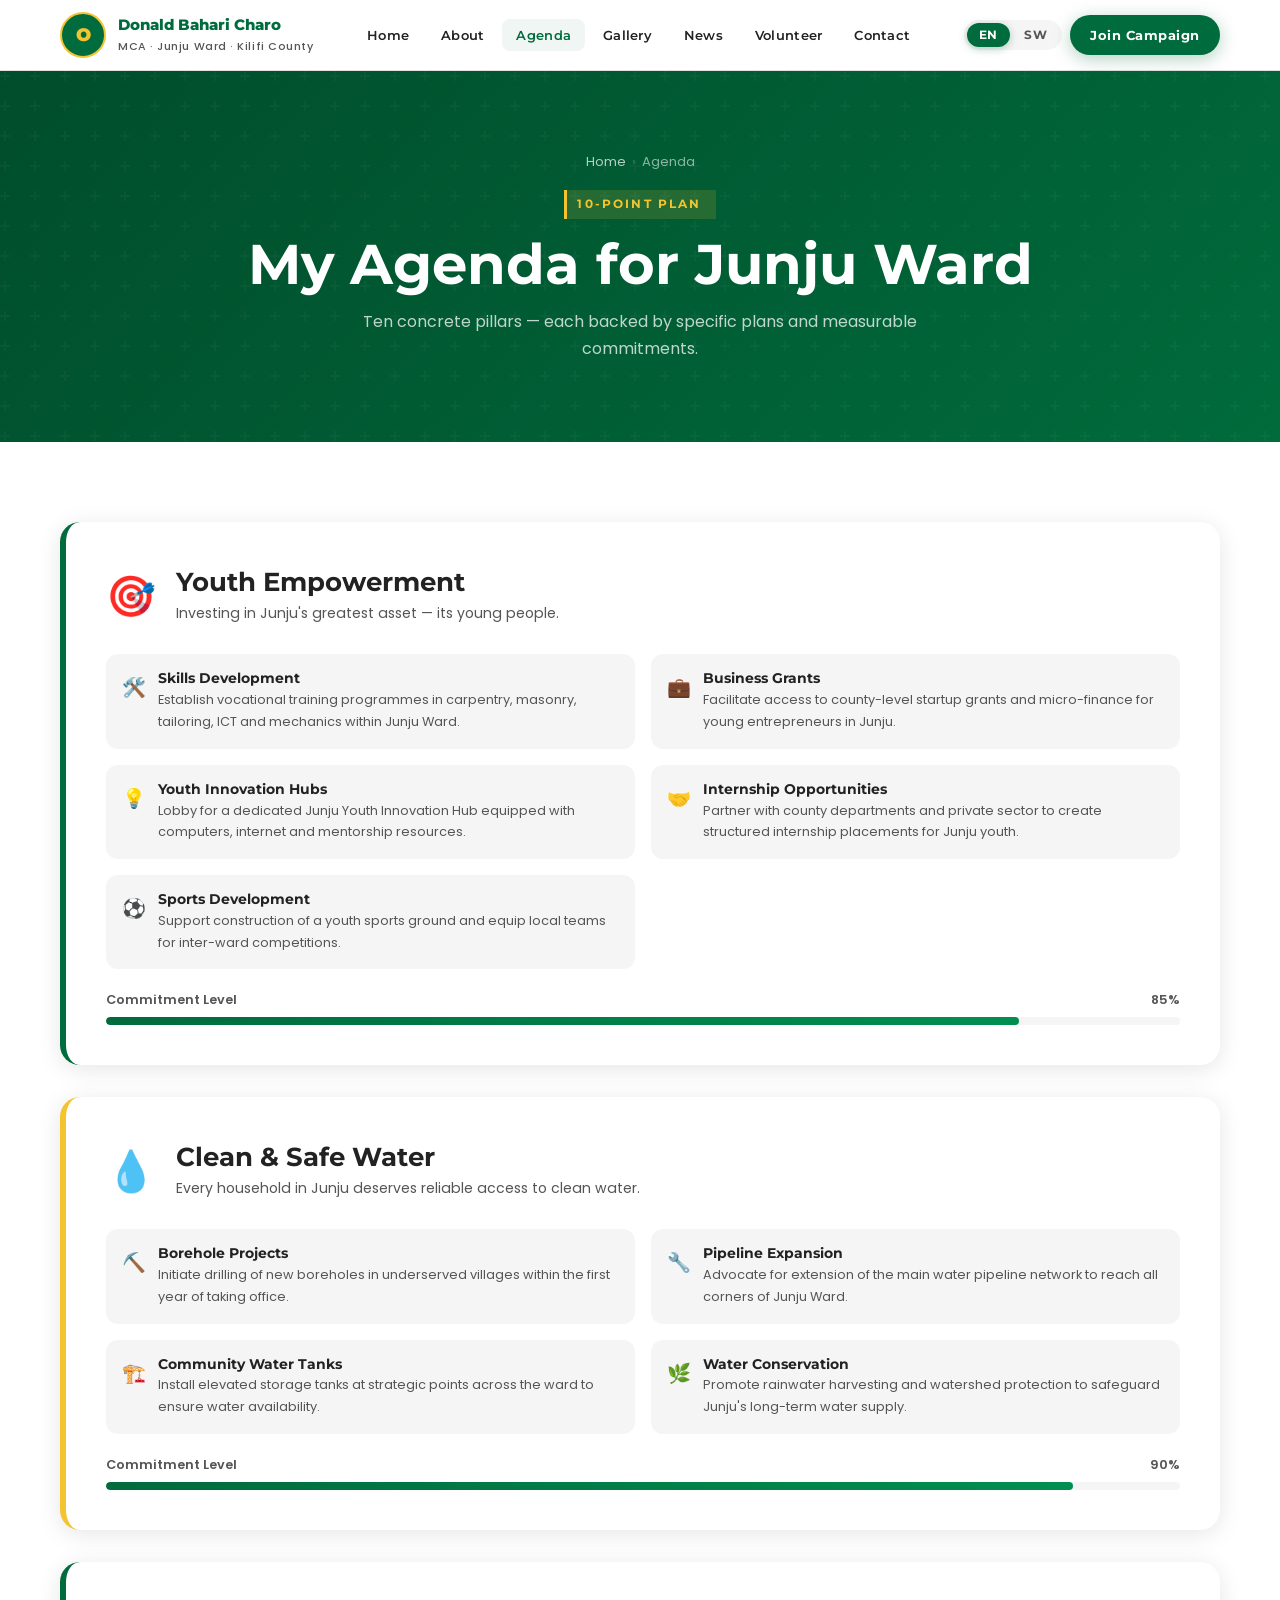
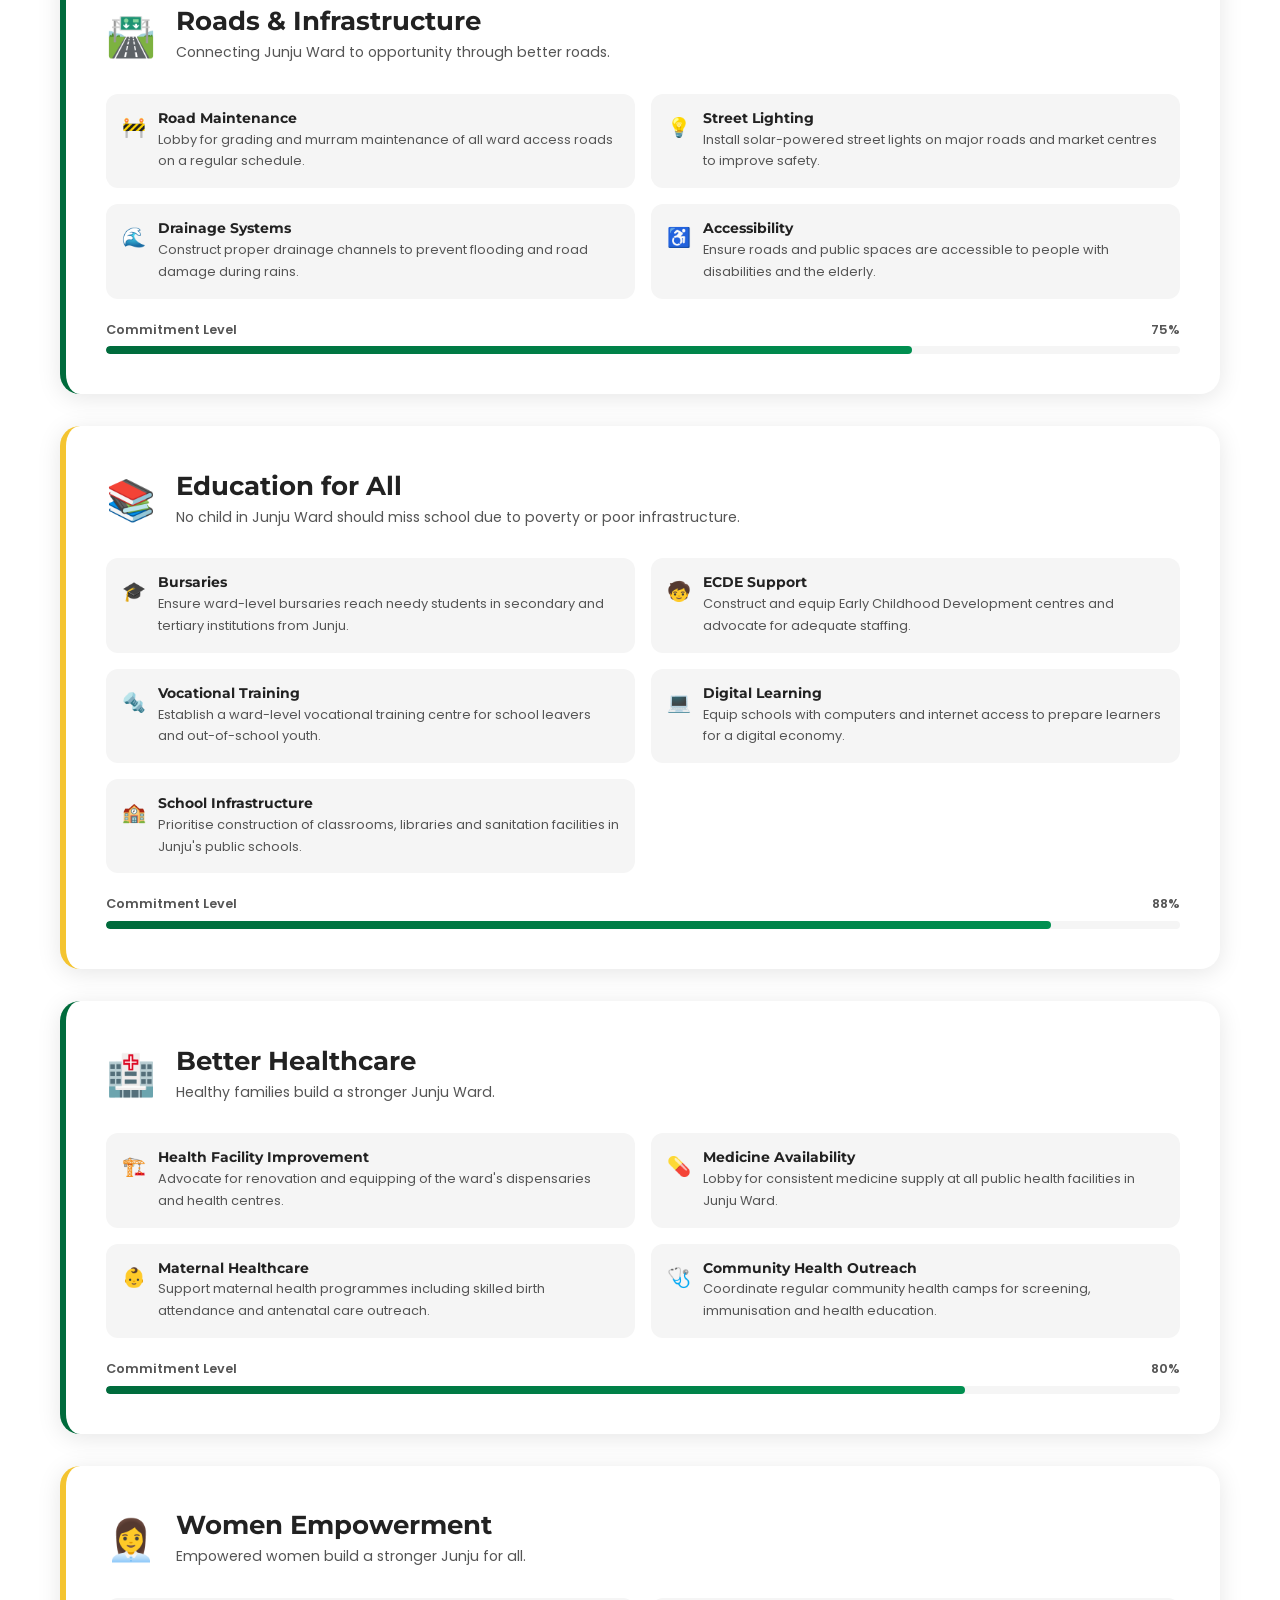
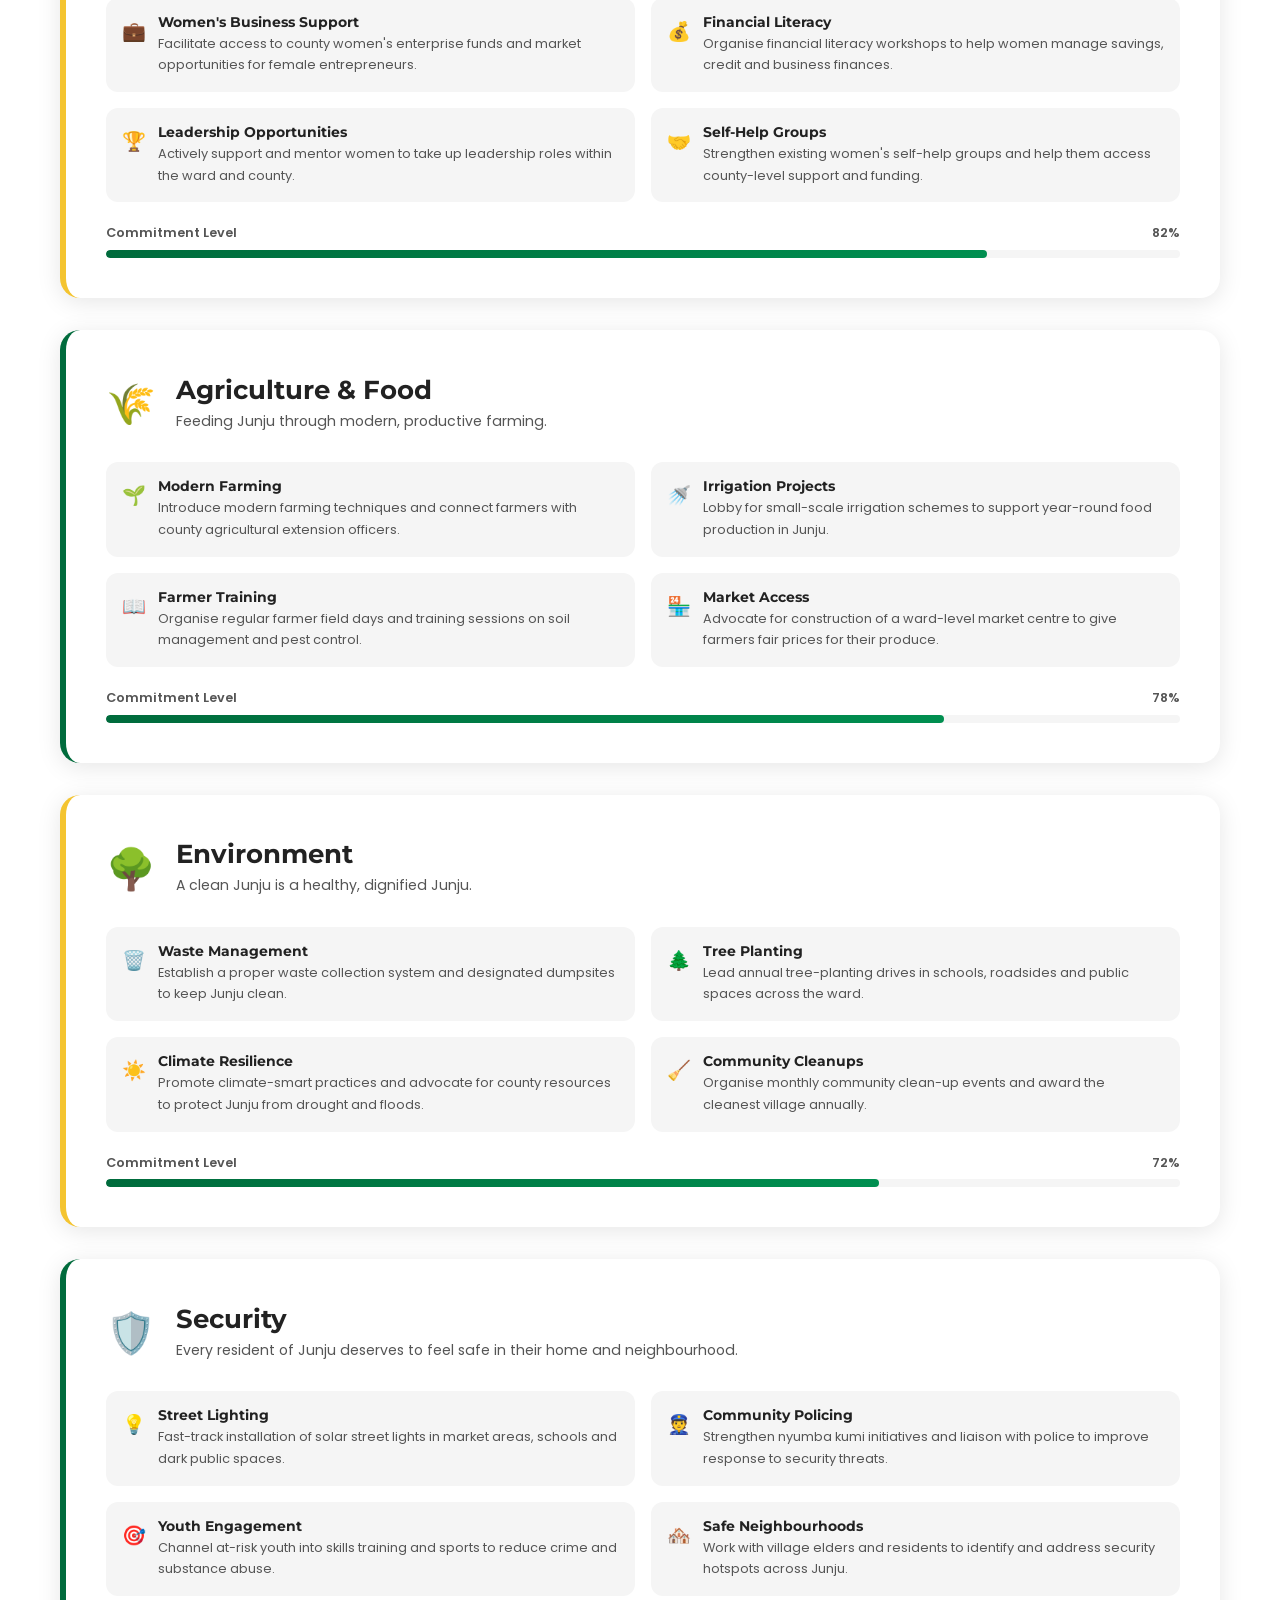
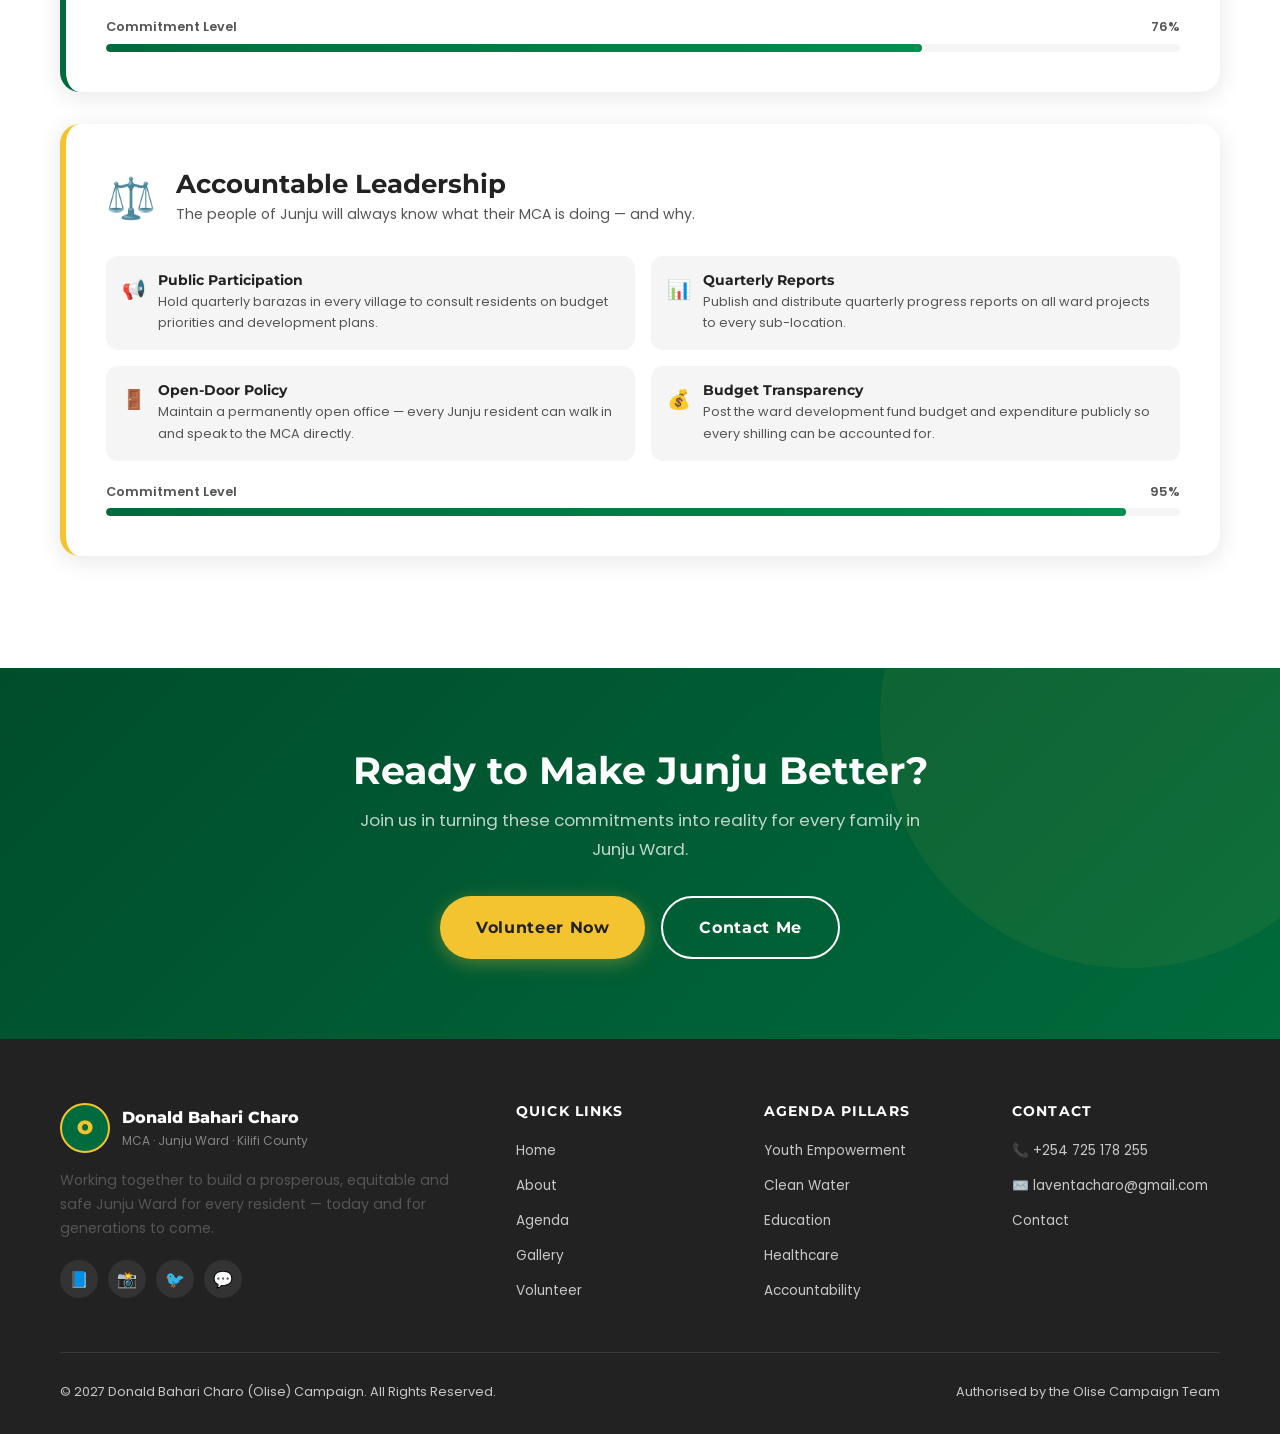
<file: agenda.html>
<!DOCTYPE html>
<html lang="en">
<head>
  <meta charset="UTF-8" />
  <meta name="viewport" content="width=device-width, initial-scale=1.0" />
  <title>Agenda — Donald Bahari Charo (Olise) MCA Candidate Junju Ward</title>
  <meta name="description" content="Donald Bahari Charo's 10-point agenda for Junju Ward — youth, water, roads, education, healthcare, women, agriculture, environment, security, accountability." />
  <link rel="stylesheet" href="css/style.css" />
</head>
<body>

<!-- NAVBAR -->
<nav class="navbar">
  <div class="container">
    <div class="navbar-inner">
      <a href="index.html" class="navbar-brand">
        <div class="navbar-logo">O</div>
        <div class="navbar-brand-text">
          <span class="navbar-brand-name">Donald Bahari Charo</span>
          <span class="navbar-brand-sub">MCA · Junju Ward · Kilifi County</span>
        </div>
      </a>
      <ul class="navbar-nav">
        <li><a href="index.html" class="nav-link" data-i18n="nav_home">Home</a></li>
        <li><a href="about.html" class="nav-link" data-i18n="nav_about">About</a></li>
        <li><a href="agenda.html" class="nav-link active" data-i18n="nav_agenda">Agenda</a></li>
        <li><a href="gallery.html" class="nav-link" data-i18n="nav_gallery">Gallery</a></li>
        <li><a href="news.html" class="nav-link" data-i18n="nav_news">News</a></li>
        <li><a href="volunteer.html" class="nav-link" data-i18n="nav_volunteer">Volunteer</a></li>
        <li><a href="contact.html" class="nav-link" data-i18n="nav_contact">Contact</a></li>
      </ul>
      <div class="navbar-actions">
        <div class="lang-switcher">
          <button class="lang-btn active" data-lang="en">EN</button>
          <button class="lang-btn" data-lang="sw">SW</button>
        </div>
        <a href="volunteer.html" class="btn btn-primary btn-sm" data-i18n="nav_join">Join Campaign</a>
      </div>
      <button class="hamburger" aria-label="Toggle menu"><span></span><span></span><span></span></button>
    </div>
    <div class="mobile-menu">
      <a href="index.html" class="nav-link" data-i18n="nav_home">Home</a>
      <a href="about.html" class="nav-link" data-i18n="nav_about">About</a>
      <a href="agenda.html" class="nav-link" data-i18n="nav_agenda">Agenda</a>
      <a href="gallery.html" class="nav-link" data-i18n="nav_gallery">Gallery</a>
      <a href="news.html" class="nav-link" data-i18n="nav_news">News</a>
      <a href="volunteer.html" class="nav-link" data-i18n="nav_volunteer">Volunteer</a>
      <a href="contact.html" class="nav-link" data-i18n="nav_contact">Contact</a>
      <div style="padding:12px 24px;display:flex;gap:8px;">
        <button class="lang-btn" data-lang="en">EN</button>
        <button class="lang-btn" data-lang="sw">SW</button>
      </div>
    </div>
  </div>
</nav>

<!-- AGENDA HERO -->
<section class="page-hero">
  <div class="container">
    <div class="breadcrumb">
      <a href="index.html">Home</a><span class="breadcrumb-sep">›</span><span>Agenda</span>
    </div>
    <div class="section-eyebrow" style="color:var(--gold);background:rgba(244,196,48,0.15);">10-Point Plan</div>
    <h1 data-i18n="agenda_page_title">My Agenda for Junju Ward</h1>
    <p data-i18n="agenda_page_sub">Ten concrete pillars — each backed by specific plans and measurable commitments.</p>
  </div>
</section>

<!-- AGENDA ITEMS -->
<section class="section">
  <div class="container">

    <!-- A. Youth -->
    <div class="agenda-item-card fade-in" id="youth">
      <div class="agenda-item-header">
        <div class="agenda-item-icon">🎯</div>
        <div>
          <h3 data-i18n="agenda_youth">Youth Employment &amp; Empowerment</h3>
          <p>Investing in Junju's greatest asset — its young people.</p>
        </div>
      </div>
      <div class="agenda-sub-grid">
        <div class="agenda-sub-item">
          <div class="agenda-sub-item-icon">🛠️</div>
          <div><h5>Skills Development</h5><p>Establish vocational training programmes in carpentry, masonry, tailoring, ICT and mechanics within Junju Ward.</p></div>
        </div>
        <div class="agenda-sub-item">
          <div class="agenda-sub-item-icon">💼</div>
          <div><h5>Business Grants</h5><p>Facilitate access to county-level startup grants and micro-finance for young entrepreneurs in Junju.</p></div>
        </div>
        <div class="agenda-sub-item">
          <div class="agenda-sub-item-icon">💡</div>
          <div><h5>Youth Innovation Hubs</h5><p>Lobby for a dedicated Junju Youth Innovation Hub equipped with computers, internet and mentorship resources.</p></div>
        </div>
        <div class="agenda-sub-item">
          <div class="agenda-sub-item-icon">🤝</div>
          <div><h5>Internship Opportunities</h5><p>Partner with county departments and private sector to create structured internship placements for Junju youth.</p></div>
        </div>
        <div class="agenda-sub-item">
          <div class="agenda-sub-item-icon">⚽</div>
          <div><h5>Sports Development</h5><p>Support construction of a youth sports ground and equip local teams for inter-ward competitions.</p></div>
        </div>
      </div>
      <div class="progress-bar-wrap">
        <div class="progress-label"><span>Commitment Level</span><span>85%</span></div>
        <div class="progress-bar-bg"><div class="progress-bar-fill" data-width="85"></div></div>
      </div>
    </div>

    <!-- B. Water -->
    <div class="agenda-item-card fade-in" id="water">
      <div class="agenda-item-header">
        <div class="agenda-item-icon">💧</div>
        <div>
          <h3 data-i18n="agenda_water">Clean &amp; Safe Water</h3>
          <p>Every household in Junju deserves reliable access to clean water.</p>
        </div>
      </div>
      <div class="agenda-sub-grid">
        <div class="agenda-sub-item">
          <div class="agenda-sub-item-icon">⛏️</div>
          <div><h5>Borehole Projects</h5><p>Initiate drilling of new boreholes in underserved villages within the first year of taking office.</p></div>
        </div>
        <div class="agenda-sub-item">
          <div class="agenda-sub-item-icon">🔧</div>
          <div><h5>Pipeline Expansion</h5><p>Advocate for extension of the main water pipeline network to reach all corners of Junju Ward.</p></div>
        </div>
        <div class="agenda-sub-item">
          <div class="agenda-sub-item-icon">🏗️</div>
          <div><h5>Community Water Tanks</h5><p>Install elevated storage tanks at strategic points across the ward to ensure water availability.</p></div>
        </div>
        <div class="agenda-sub-item">
          <div class="agenda-sub-item-icon">🌿</div>
          <div><h5>Water Conservation</h5><p>Promote rainwater harvesting and watershed protection to safeguard Junju's long-term water supply.</p></div>
        </div>
      </div>
      <div class="progress-bar-wrap">
        <div class="progress-label"><span>Commitment Level</span><span>90%</span></div>
        <div class="progress-bar-bg"><div class="progress-bar-fill" data-width="90"></div></div>
      </div>
    </div>

    <!-- C. Roads -->
    <div class="agenda-item-card fade-in" id="roads">
      <div class="agenda-item-header">
        <div class="agenda-item-icon">🛣️</div>
        <div>
          <h3 data-i18n="agenda_roads">Roads &amp; Infrastructure</h3>
          <p>Connecting Junju Ward to opportunity through better roads.</p>
        </div>
      </div>
      <div class="agenda-sub-grid">
        <div class="agenda-sub-item">
          <div class="agenda-sub-item-icon">🚧</div>
          <div><h5>Road Maintenance</h5><p>Lobby for grading and murram maintenance of all ward access roads on a regular schedule.</p></div>
        </div>
        <div class="agenda-sub-item">
          <div class="agenda-sub-item-icon">💡</div>
          <div><h5>Street Lighting</h5><p>Install solar-powered street lights on major roads and market centres to improve safety.</p></div>
        </div>
        <div class="agenda-sub-item">
          <div class="agenda-sub-item-icon">🌊</div>
          <div><h5>Drainage Systems</h5><p>Construct proper drainage channels to prevent flooding and road damage during rains.</p></div>
        </div>
        <div class="agenda-sub-item">
          <div class="agenda-sub-item-icon">♿</div>
          <div><h5>Accessibility</h5><p>Ensure roads and public spaces are accessible to people with disabilities and the elderly.</p></div>
        </div>
      </div>
      <div class="progress-bar-wrap">
        <div class="progress-label"><span>Commitment Level</span><span>75%</span></div>
        <div class="progress-bar-bg"><div class="progress-bar-fill" data-width="75"></div></div>
      </div>
    </div>

    <!-- D. Education -->
    <div class="agenda-item-card fade-in" id="edu">
      <div class="agenda-item-header">
        <div class="agenda-item-icon">📚</div>
        <div>
          <h3 data-i18n="agenda_edu">Education for All</h3>
          <p>No child in Junju Ward should miss school due to poverty or poor infrastructure.</p>
        </div>
      </div>
      <div class="agenda-sub-grid">
        <div class="agenda-sub-item">
          <div class="agenda-sub-item-icon">🎓</div>
          <div><h5>Bursaries</h5><p>Ensure ward-level bursaries reach needy students in secondary and tertiary institutions from Junju.</p></div>
        </div>
        <div class="agenda-sub-item">
          <div class="agenda-sub-item-icon">🧒</div>
          <div><h5>ECDE Support</h5><p>Construct and equip Early Childhood Development centres and advocate for adequate staffing.</p></div>
        </div>
        <div class="agenda-sub-item">
          <div class="agenda-sub-item-icon">🔩</div>
          <div><h5>Vocational Training</h5><p>Establish a ward-level vocational training centre for school leavers and out-of-school youth.</p></div>
        </div>
        <div class="agenda-sub-item">
          <div class="agenda-sub-item-icon">💻</div>
          <div><h5>Digital Learning</h5><p>Equip schools with computers and internet access to prepare learners for a digital economy.</p></div>
        </div>
        <div class="agenda-sub-item">
          <div class="agenda-sub-item-icon">🏫</div>
          <div><h5>School Infrastructure</h5><p>Prioritise construction of classrooms, libraries and sanitation facilities in Junju's public schools.</p></div>
        </div>
      </div>
      <div class="progress-bar-wrap">
        <div class="progress-label"><span>Commitment Level</span><span>88%</span></div>
        <div class="progress-bar-bg"><div class="progress-bar-fill" data-width="88"></div></div>
      </div>
    </div>

    <!-- E. Healthcare -->
    <div class="agenda-item-card fade-in" id="health">
      <div class="agenda-item-header">
        <div class="agenda-item-icon">🏥</div>
        <div>
          <h3 data-i18n="agenda_health">Better Healthcare</h3>
          <p>Healthy families build a stronger Junju Ward.</p>
        </div>
      </div>
      <div class="agenda-sub-grid">
        <div class="agenda-sub-item">
          <div class="agenda-sub-item-icon">🏗️</div>
          <div><h5>Health Facility Improvement</h5><p>Advocate for renovation and equipping of the ward's dispensaries and health centres.</p></div>
        </div>
        <div class="agenda-sub-item">
          <div class="agenda-sub-item-icon">💊</div>
          <div><h5>Medicine Availability</h5><p>Lobby for consistent medicine supply at all public health facilities in Junju Ward.</p></div>
        </div>
        <div class="agenda-sub-item">
          <div class="agenda-sub-item-icon">👶</div>
          <div><h5>Maternal Healthcare</h5><p>Support maternal health programmes including skilled birth attendance and antenatal care outreach.</p></div>
        </div>
        <div class="agenda-sub-item">
          <div class="agenda-sub-item-icon">🩺</div>
          <div><h5>Community Health Outreach</h5><p>Coordinate regular community health camps for screening, immunisation and health education.</p></div>
        </div>
      </div>
      <div class="progress-bar-wrap">
        <div class="progress-label"><span>Commitment Level</span><span>80%</span></div>
        <div class="progress-bar-bg"><div class="progress-bar-fill" data-width="80"></div></div>
      </div>
    </div>

    <!-- F. Women -->
    <div class="agenda-item-card fade-in" id="women">
      <div class="agenda-item-header">
        <div class="agenda-item-icon">👩‍💼</div>
        <div>
          <h3 data-i18n="agenda_women">Women Empowerment</h3>
          <p>Empowered women build a stronger Junju for all.</p>
        </div>
      </div>
      <div class="agenda-sub-grid">
        <div class="agenda-sub-item">
          <div class="agenda-sub-item-icon">💼</div>
          <div><h5>Women's Business Support</h5><p>Facilitate access to county women's enterprise funds and market opportunities for female entrepreneurs.</p></div>
        </div>
        <div class="agenda-sub-item">
          <div class="agenda-sub-item-icon">💰</div>
          <div><h5>Financial Literacy</h5><p>Organise financial literacy workshops to help women manage savings, credit and business finances.</p></div>
        </div>
        <div class="agenda-sub-item">
          <div class="agenda-sub-item-icon">🏆</div>
          <div><h5>Leadership Opportunities</h5><p>Actively support and mentor women to take up leadership roles within the ward and county.</p></div>
        </div>
        <div class="agenda-sub-item">
          <div class="agenda-sub-item-icon">🤝</div>
          <div><h5>Self-Help Groups</h5><p>Strengthen existing women's self-help groups and help them access county-level support and funding.</p></div>
        </div>
      </div>
      <div class="progress-bar-wrap">
        <div class="progress-label"><span>Commitment Level</span><span>82%</span></div>
        <div class="progress-bar-bg"><div class="progress-bar-fill" data-width="82"></div></div>
      </div>
    </div>

    <!-- G. Agriculture -->
    <div class="agenda-item-card fade-in" id="agri">
      <div class="agenda-item-header">
        <div class="agenda-item-icon">🌾</div>
        <div>
          <h3 data-i18n="agenda_agri">Agriculture &amp; Food Security</h3>
          <p>Feeding Junju through modern, productive farming.</p>
        </div>
      </div>
      <div class="agenda-sub-grid">
        <div class="agenda-sub-item">
          <div class="agenda-sub-item-icon">🌱</div>
          <div><h5>Modern Farming</h5><p>Introduce modern farming techniques and connect farmers with county agricultural extension officers.</p></div>
        </div>
        <div class="agenda-sub-item">
          <div class="agenda-sub-item-icon">🚿</div>
          <div><h5>Irrigation Projects</h5><p>Lobby for small-scale irrigation schemes to support year-round food production in Junju.</p></div>
        </div>
        <div class="agenda-sub-item">
          <div class="agenda-sub-item-icon">📖</div>
          <div><h5>Farmer Training</h5><p>Organise regular farmer field days and training sessions on soil management and pest control.</p></div>
        </div>
        <div class="agenda-sub-item">
          <div class="agenda-sub-item-icon">🏪</div>
          <div><h5>Market Access</h5><p>Advocate for construction of a ward-level market centre to give farmers fair prices for their produce.</p></div>
        </div>
      </div>
      <div class="progress-bar-wrap">
        <div class="progress-label"><span>Commitment Level</span><span>78%</span></div>
        <div class="progress-bar-bg"><div class="progress-bar-fill" data-width="78"></div></div>
      </div>
    </div>

    <!-- H. Environment -->
    <div class="agenda-item-card fade-in" id="env">
      <div class="agenda-item-header">
        <div class="agenda-item-icon">🌳</div>
        <div>
          <h3 data-i18n="agenda_env">Environment &amp; Cleanliness</h3>
          <p>A clean Junju is a healthy, dignified Junju.</p>
        </div>
      </div>
      <div class="agenda-sub-grid">
        <div class="agenda-sub-item">
          <div class="agenda-sub-item-icon">🗑️</div>
          <div><h5>Waste Management</h5><p>Establish a proper waste collection system and designated dumpsites to keep Junju clean.</p></div>
        </div>
        <div class="agenda-sub-item">
          <div class="agenda-sub-item-icon">🌲</div>
          <div><h5>Tree Planting</h5><p>Lead annual tree-planting drives in schools, roadsides and public spaces across the ward.</p></div>
        </div>
        <div class="agenda-sub-item">
          <div class="agenda-sub-item-icon">☀️</div>
          <div><h5>Climate Resilience</h5><p>Promote climate-smart practices and advocate for county resources to protect Junju from drought and floods.</p></div>
        </div>
        <div class="agenda-sub-item">
          <div class="agenda-sub-item-icon">🧹</div>
          <div><h5>Community Cleanups</h5><p>Organise monthly community clean-up events and award the cleanest village annually.</p></div>
        </div>
      </div>
      <div class="progress-bar-wrap">
        <div class="progress-label"><span>Commitment Level</span><span>72%</span></div>
        <div class="progress-bar-bg"><div class="progress-bar-fill" data-width="72"></div></div>
      </div>
    </div>

    <!-- I. Security -->
    <div class="agenda-item-card fade-in" id="security">
      <div class="agenda-item-header">
        <div class="agenda-item-icon">🛡️</div>
        <div>
          <h3 data-i18n="agenda_security">Security</h3>
          <p>Every resident of Junju deserves to feel safe in their home and neighbourhood.</p>
        </div>
      </div>
      <div class="agenda-sub-grid">
        <div class="agenda-sub-item">
          <div class="agenda-sub-item-icon">💡</div>
          <div><h5>Street Lighting</h5><p>Fast-track installation of solar street lights in market areas, schools and dark public spaces.</p></div>
        </div>
        <div class="agenda-sub-item">
          <div class="agenda-sub-item-icon">👮</div>
          <div><h5>Community Policing</h5><p>Strengthen nyumba kumi initiatives and liaison with police to improve response to security threats.</p></div>
        </div>
        <div class="agenda-sub-item">
          <div class="agenda-sub-item-icon">🎯</div>
          <div><h5>Youth Engagement</h5><p>Channel at-risk youth into skills training and sports to reduce crime and substance abuse.</p></div>
        </div>
        <div class="agenda-sub-item">
          <div class="agenda-sub-item-icon">🏘️</div>
          <div><h5>Safe Neighbourhoods</h5><p>Work with village elders and residents to identify and address security hotspots across Junju.</p></div>
        </div>
      </div>
      <div class="progress-bar-wrap">
        <div class="progress-label"><span>Commitment Level</span><span>76%</span></div>
        <div class="progress-bar-bg"><div class="progress-bar-fill" data-width="76"></div></div>
      </div>
    </div>

    <!-- J. Accountability -->
    <div class="agenda-item-card fade-in" id="account">
      <div class="agenda-item-header">
        <div class="agenda-item-icon">⚖️</div>
        <div>
          <h3 data-i18n="agenda_account">Accountable Leadership</h3>
          <p>The people of Junju will always know what their MCA is doing — and why.</p>
        </div>
      </div>
      <div class="agenda-sub-grid">
        <div class="agenda-sub-item">
          <div class="agenda-sub-item-icon">📢</div>
          <div><h5>Public Participation</h5><p>Hold quarterly barazas in every village to consult residents on budget priorities and development plans.</p></div>
        </div>
        <div class="agenda-sub-item">
          <div class="agenda-sub-item-icon">📊</div>
          <div><h5>Quarterly Reports</h5><p>Publish and distribute quarterly progress reports on all ward projects to every sub-location.</p></div>
        </div>
        <div class="agenda-sub-item">
          <div class="agenda-sub-item-icon">🚪</div>
          <div><h5>Open-Door Policy</h5><p>Maintain a permanently open office — every Junju resident can walk in and speak to the MCA directly.</p></div>
        </div>
        <div class="agenda-sub-item">
          <div class="agenda-sub-item-icon">💰</div>
          <div><h5>Budget Transparency</h5><p>Post the ward development fund budget and expenditure publicly so every shilling can be accounted for.</p></div>
        </div>
      </div>
      <div class="progress-bar-wrap">
        <div class="progress-label"><span>Commitment Level</span><span>95%</span></div>
        <div class="progress-bar-bg"><div class="progress-bar-fill" data-width="95"></div></div>
      </div>
    </div>

  </div>
</section>

<!-- CTA -->
<section class="cta-section">
  <div class="container" style="position:relative;z-index:1;text-align:center;">
    <h2>Ready to Make Junju Better?</h2>
    <p>Join us in turning these commitments into reality for every family in Junju Ward.</p>
    <div class="cta-buttons">
      <a href="volunteer.html" class="btn btn-gold btn-lg" data-i18n="donate_btn1">Volunteer Now</a>
      <a href="contact.html" class="btn btn-outline btn-lg" data-i18n="hero_btn3">Contact Us</a>
    </div>
  </div>
</section>

<!-- FOOTER -->
<footer class="footer">
  <div class="container">
    <div class="footer-grid">
      <div class="footer-brand">
        <div class="footer-logo">
          <div class="footer-logo-icon">O</div>
          <div><div class="footer-logo-text">Donald Bahari Charo</div><div style="font-size:0.75rem;color:rgba(255,255,255,0.45);">MCA · Junju Ward · Kilifi County</div></div>
        </div>
        <p data-i18n="footer_tagline">Working together to build a prosperous, equitable and safe Junju Ward.</p>
        <div class="footer-social">
          <a href="#" class="footer-social-link">📘</a>
          <a href="#" class="footer-social-link">📸</a>
          <a href="#" class="footer-social-link">🐦</a>
          <a href="https://wa.me/254725178255" class="footer-social-link">💬</a>
        </div>
      </div>
      <div class="footer-col">
        <h5 data-i18n="footer_links">Quick Links</h5>
        <ul class="footer-links">
          <li><a href="index.html" data-i18n="nav_home">Home</a></li>
          <li><a href="about.html" data-i18n="nav_about">About</a></li>
          <li><a href="agenda.html" data-i18n="nav_agenda">Agenda</a></li>
          <li><a href="gallery.html" data-i18n="nav_gallery">Gallery</a></li>
          <li><a href="volunteer.html" data-i18n="nav_volunteer">Volunteer</a></li>
        </ul>
      </div>
      <div class="footer-col">
        <h5>Agenda Pillars</h5>
        <ul class="footer-links">
          <li><a href="#youth">Youth Empowerment</a></li>
          <li><a href="#water">Clean Water</a></li>
          <li><a href="#edu">Education</a></li>
          <li><a href="#health">Healthcare</a></li>
          <li><a href="#account">Accountability</a></li>
        </ul>
      </div>
      <div class="footer-col">
        <h5 data-i18n="footer_contact_col">Contact</h5>
        <ul class="footer-links">
          <li><a href="tel:+254725178255">📞 +254 725 178 255</a></li>
          <li><a href="mailto:laventacharo@gmail.com">✉️ laventacharo@gmail.com</a></li>
          <li><a href="contact.html" data-i18n="nav_contact">Contact</a></li>
        </ul>
      </div>
    </div>
    <div class="footer-bottom">
      <span data-i18n="footer_copy">© 2027 Donald Bahari Charo (Olise) Campaign. All Rights Reserved.</span>
      <span data-i18n="footer_disclaimer">Authorised by the Olise Campaign Team</span>
    </div>
  </div>
</footer>

<button class="back-to-top" aria-label="Back to top">↑</button>
<script src="js/main.js"></script>
<script src="js/language.js"></script>
<script src="js/animations.js"></script>
</body>
</html>
</file>
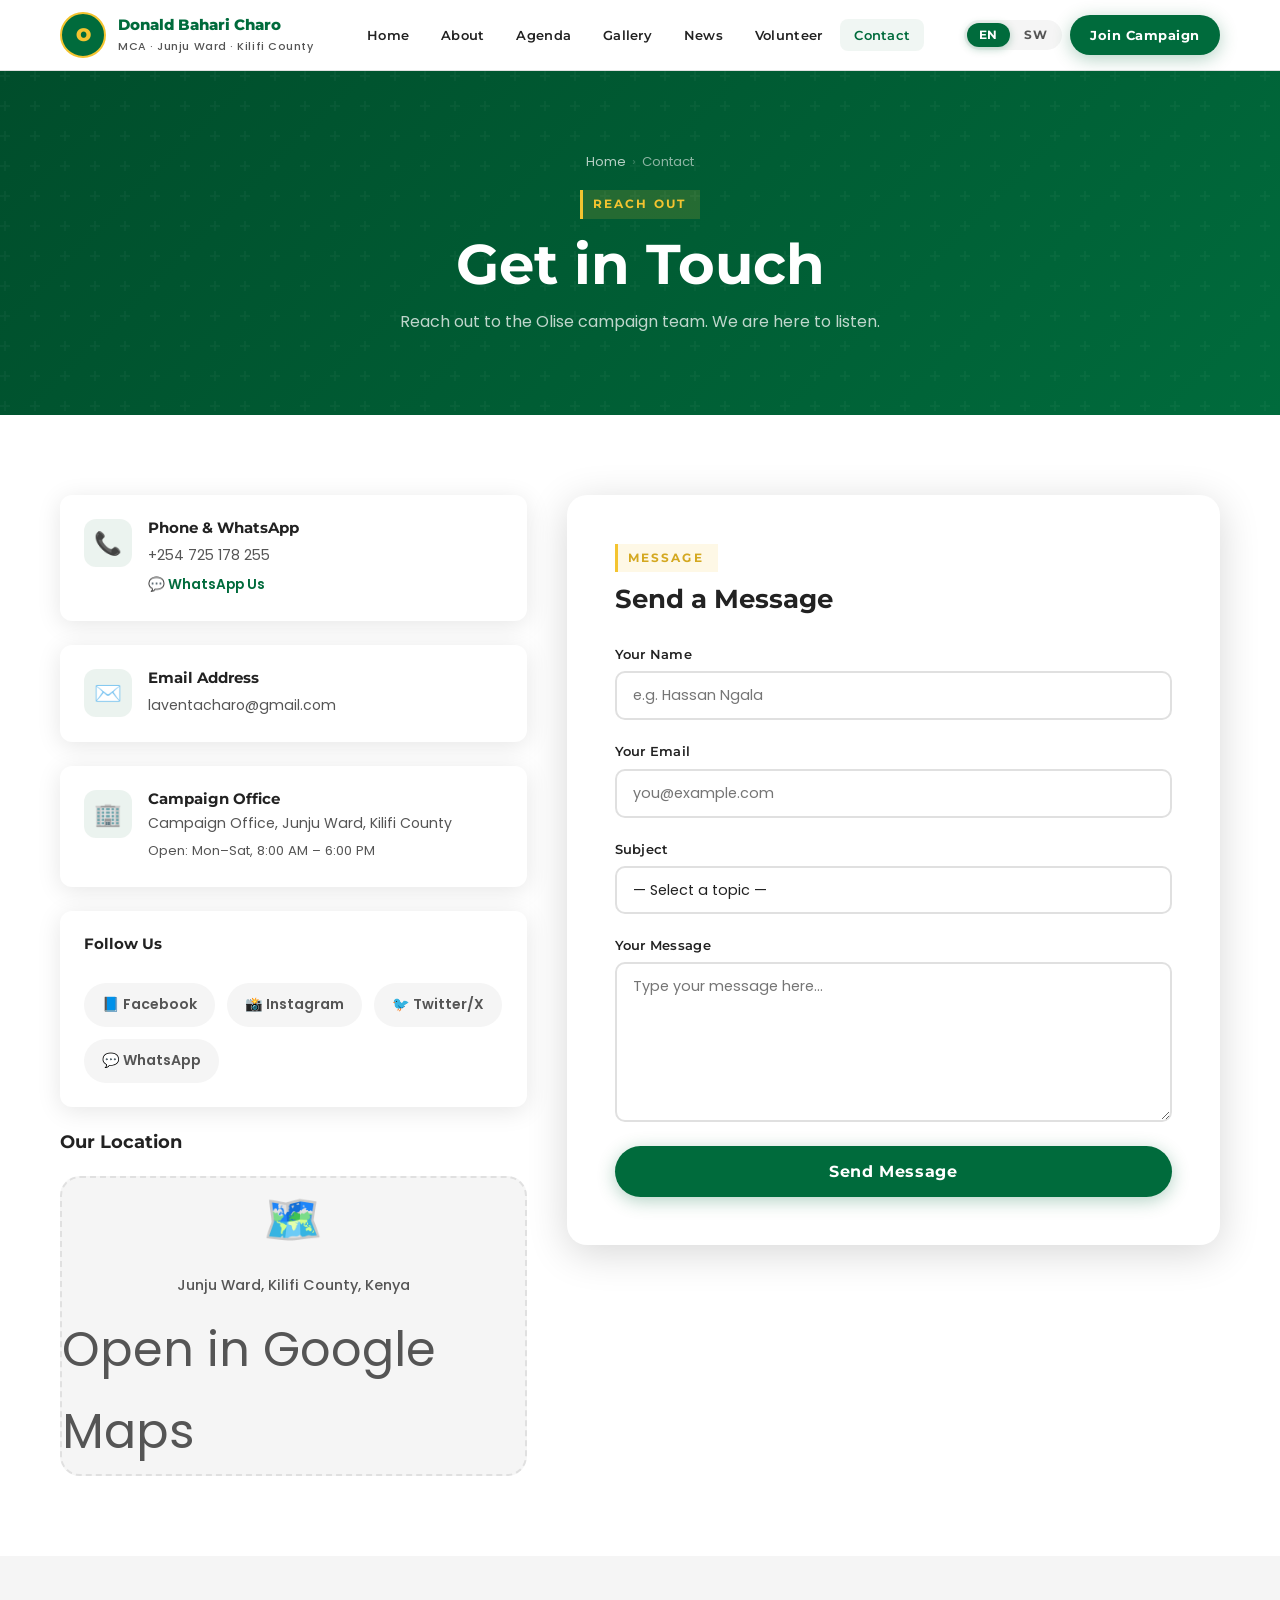
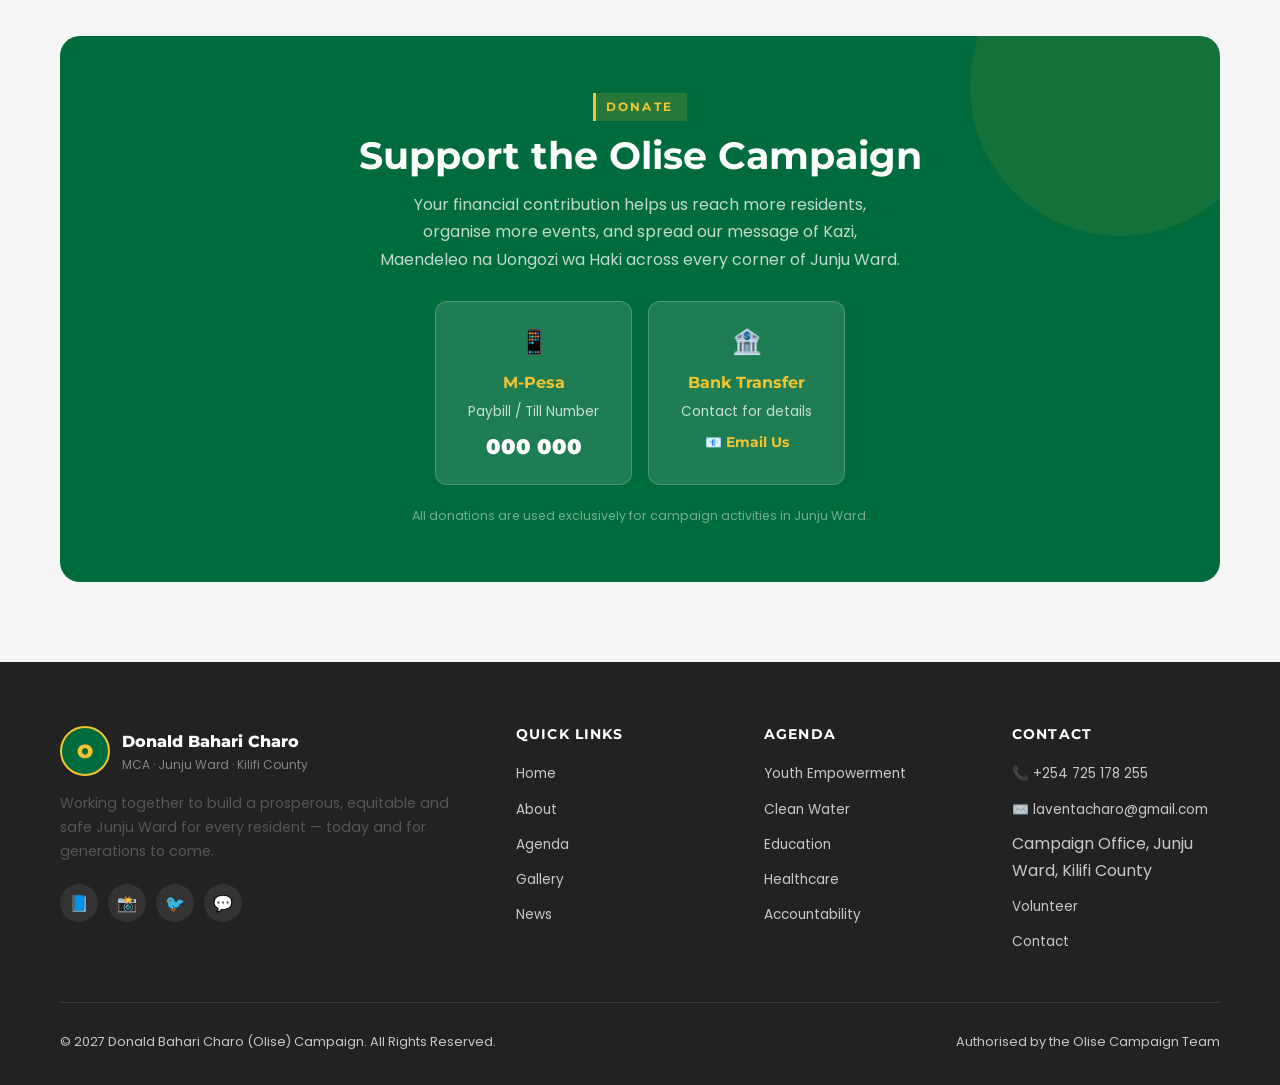
<file: contact.html>
<!DOCTYPE html>
<html lang="en">
<head>
  <meta charset="UTF-8" />
  <meta name="viewport" content="width=device-width, initial-scale=1.0" />
  <title>Contact — Donald Bahari Charo (Olise) MCA Junju Ward</title>
  <meta name="description" content="Get in touch with the Olise campaign team. Phone, email, office location and social media." />
  <link rel="stylesheet" href="css/style.css" />
</head>
<body>

<!-- NAVBAR -->
<nav class="navbar">
  <div class="container">
    <div class="navbar-inner">
      <a href="index.html" class="navbar-brand">
        <div class="navbar-logo">O</div>
        <div class="navbar-brand-text">
          <span class="navbar-brand-name">Donald Bahari Charo</span>
          <span class="navbar-brand-sub">MCA · Junju Ward · Kilifi County</span>
        </div>
      </a>
      <ul class="navbar-nav">
        <li><a href="index.html" class="nav-link" data-i18n="nav_home">Home</a></li>
        <li><a href="about.html" class="nav-link" data-i18n="nav_about">About</a></li>
        <li><a href="agenda.html" class="nav-link" data-i18n="nav_agenda">Agenda</a></li>
        <li><a href="gallery.html" class="nav-link" data-i18n="nav_gallery">Gallery</a></li>
        <li><a href="news.html" class="nav-link" data-i18n="nav_news">News</a></li>
        <li><a href="volunteer.html" class="nav-link" data-i18n="nav_volunteer">Volunteer</a></li>
        <li><a href="contact.html" class="nav-link active" data-i18n="nav_contact">Contact</a></li>
      </ul>
      <div class="navbar-actions">
        <div class="lang-switcher">
          <button class="lang-btn active" data-lang="en">EN</button>
          <button class="lang-btn" data-lang="sw">SW</button>
        </div>
        <a href="volunteer.html" class="btn btn-primary btn-sm" data-i18n="nav_join">Join Campaign</a>
      </div>
      <button class="hamburger" aria-label="Toggle menu"><span></span><span></span><span></span></button>
    </div>
    <div class="mobile-menu">
      <a href="index.html" class="nav-link" data-i18n="nav_home">Home</a>
      <a href="about.html" class="nav-link" data-i18n="nav_about">About</a>
      <a href="agenda.html" class="nav-link" data-i18n="nav_agenda">Agenda</a>
      <a href="gallery.html" class="nav-link" data-i18n="nav_gallery">Gallery</a>
      <a href="news.html" class="nav-link" data-i18n="nav_news">News</a>
      <a href="volunteer.html" class="nav-link" data-i18n="nav_volunteer">Volunteer</a>
      <a href="contact.html" class="nav-link" data-i18n="nav_contact">Contact</a>
      <div style="padding:12px 24px;display:flex;gap:8px;">
        <button class="lang-btn" data-lang="en">EN</button>
        <button class="lang-btn" data-lang="sw">SW</button>
      </div>
    </div>
  </div>
</nav>

<!-- PAGE HERO -->
<section class="page-hero">
  <div class="container">
    <div class="breadcrumb">
      <a href="index.html">Home</a><span class="breadcrumb-sep">›</span>
      <span data-i18n="nav_contact">Contact</span>
    </div>
    <div class="section-eyebrow" style="color:var(--gold);background:rgba(244,196,48,0.15);">Reach Out</div>
    <h1 data-i18n="contact_page_title">Get in Touch</h1>
    <p data-i18n="contact_page_sub">Reach out to the Olise campaign team. We are here to listen.</p>
  </div>
</section>

<!-- CONTACT MAIN -->
<section class="section">
  <div class="container">
    <div class="contact-grid">

      <!-- LEFT: Contact Info -->
      <div class="contact-info fade-in-left">

        <div class="contact-card">
          <div class="contact-icon">📞</div>
          <div>
            <h4 data-i18n="contact_phone_label">Phone &amp; WhatsApp</h4>
            <a href="tel:+254725178255">+254 725 178 255</a><br/>
            <a href="https://wa.me/254725178255" style="margin-top:4px;display:inline-block;color:var(--green);font-weight:600;font-size:0.85rem;">
              💬 WhatsApp Us
            </a>
          </div>
        </div>

        <div class="contact-card">
          <div class="contact-icon">✉️</div>
          <div>
            <h4 data-i18n="contact_email_label">Email Address</h4>
            <a href="mailto:laventacharo@gmail.com">laventacharo@gmail.com</a>
          </div>
        </div>

        <div class="contact-card">
          <div class="contact-icon">🏢</div>
          <div>
            <h4 data-i18n="contact_office_label">Campaign Office</h4>
            <p data-i18n="footer_office">Campaign Office, Junju Ward, Kilifi County</p>
            <p style="margin-top:4px;font-size:0.82rem;">Open: Mon–Sat, 8:00 AM – 6:00 PM</p>
          </div>
        </div>

        <div class="contact-card" style="flex-direction:column;">
          <h4 style="margin-bottom:14px;" data-i18n="contact_social_label">Follow Us</h4>
          <div class="social-links">
            <a href="#" class="social-link">📘 Facebook</a>
            <a href="#" class="social-link">📸 Instagram</a>
            <a href="#" class="social-link">🐦 Twitter/X</a>
            <a href="https://wa.me/254725178255" class="social-link">💬 WhatsApp</a>
          </div>
        </div>

        <!-- Map placeholder -->
        <div>
          <h4 style="margin-bottom:12px;" data-i18n="contact_map_label">Our Location</h4>
          <div class="map-placeholder">
            🗺️
            <span>Junju Ward, Kilifi County, Kenya</span>
            <a href="https://maps.app.goo.gl/Kwubf84bZ2X5ZESy5" class="map-link" data-i18n="contact_map_link">
              Open in Google Maps
            </a>
          </div>
        </div>

      </div>

      <!-- RIGHT: Contact Form -->
      <div class="fade-in-right">
        <div class="form-card" style="max-width:100%;">
          <div style="margin-bottom:28px;">
            <div class="section-eyebrow">Message</div>
            <h3 data-i18n="contact_form_title">Send a Message</h3>
          </div>
          <form data-demo="true" novalidate>
            <div class="form-grid">
              <div class="form-group full">
                <label class="form-label" data-i18n="contact_name">Your Name</label>
                <input type="text" class="form-input" placeholder="e.g. Hassan Ngala" required />
              </div>
              <div class="form-group full">
                <label class="form-label" data-i18n="contact_email">Your Email</label>
                <input type="email" class="form-input" placeholder="you@example.com" />
              </div>
              <div class="form-group full">
                <label class="form-label" data-i18n="contact_subject">Subject</label>
                <select class="form-select">
                  <option value="">— Select a topic —</option>
                  <option>General Inquiry</option>
                  <option>Campaign Volunteering</option>
                  <option>Agenda Question</option>
                  <option>Media / Press</option>
                  <option>Donation / Support</option>
                  <option>Community Issue</option>
                </select>
              </div>
              <div class="form-group full">
                <label class="form-label" data-i18n="contact_message">Your Message</label>
                <textarea class="form-textarea" style="min-height:160px;" placeholder="Type your message here..."></textarea>
              </div>
            </div>
            <div style="margin-top:24px;">
              <button type="submit" class="btn btn-primary btn-lg" style="width:100%;justify-content:center;" data-i18n="contact_send">
                Send Message
              </button>
            </div>
          </form>
        </div>
      </div>

    </div>
  </div>
</section>

<!-- DONATE CTA -->
<section class="section bg-light">
  <div class="container">
    <div style="background:var(--green);border-radius:var(--radius-lg);padding:56px 40px;text-align:center;color:var(--white);position:relative;overflow:hidden;">
      <div style="position:absolute;width:300px;height:300px;border-radius:50%;background:rgba(244,196,48,0.08);top:-100px;right:-50px;"></div>
      <div style="position:relative;z-index:1;">
        <div class="section-eyebrow" style="color:var(--gold);background:rgba(244,196,48,0.15);">Donate</div>
        <h2 style="color:var(--white);margin-bottom:12px;">Support the Olise Campaign</h2>
        <p style="color:rgba(255,255,255,0.75);max-width:520px;margin:0 auto 28px;">
          Your financial contribution helps us reach more residents, organise more events, and spread our message of Kazi, Maendeleo na Uongozi wa Haki across every corner of Junju Ward.
        </p>
        <div style="display:flex;gap:16px;justify-content:center;flex-wrap:wrap;">
          <div style="background:rgba(255,255,255,0.12);border:1px solid rgba(255,255,255,0.2);border-radius:var(--radius);padding:20px 32px;text-align:center;">
            <div style="font-size:1.5rem;margin-bottom:6px;">📱</div>
            <div style="font-family:var(--font-display);font-weight:700;color:var(--gold);font-size:1rem;">M-Pesa</div>
            <div style="font-size:0.85rem;color:rgba(255,255,255,0.75);margin-top:4px;">Paybill / Till Number</div>
            <div style="font-family:var(--font-display);font-weight:900;font-size:1.3rem;color:var(--white);margin-top:6px;">000 000</div>
          </div>
          <div style="background:rgba(255,255,255,0.12);border:1px solid rgba(255,255,255,0.2);border-radius:var(--radius);padding:20px 32px;text-align:center;">
            <div style="font-size:1.5rem;margin-bottom:6px;">🏦</div>
            <div style="font-family:var(--font-display);font-weight:700;color:var(--gold);font-size:1rem;">Bank Transfer</div>
            <div style="font-size:0.85rem;color:rgba(255,255,255,0.75);margin-top:4px;">Contact for details</div>
            <a href="mailto:laventacharo@gmail.com" style="font-family:var(--font-display);font-weight:700;font-size:0.85rem;color:var(--gold);margin-top:8px;display:block;">📧 Email Us</a>
          </div>
        </div>
        <p style="font-size:0.78rem;color:rgba(255,255,255,0.45);margin-top:20px;">All donations are used exclusively for campaign activities in Junju Ward.</p>
      </div>
    </div>
  </div>
</section>

<!-- FOOTER -->
<footer class="footer">
  <div class="container">
    <div class="footer-grid">
      <div class="footer-brand">
        <div class="footer-logo">
          <div class="footer-logo-icon">O</div>
          <div>
            <div class="footer-logo-text">Donald Bahari Charo</div>
            <div style="font-size:0.75rem;color:rgba(255,255,255,0.45);">MCA · Junju Ward · Kilifi County</div>
          </div>
        </div>
        <p data-i18n="footer_tagline">Working together to build a prosperous, equitable and safe Junju Ward for every resident.</p>
        <div class="footer-social">
          <a href="#" class="footer-social-link" aria-label="Facebook">📘</a>
          <a href="#" class="footer-social-link" aria-label="Instagram">📸</a>
          <a href="#" class="footer-social-link" aria-label="Twitter">🐦</a>
          <a href="https://wa.me/254725178255" class="footer-social-link" aria-label="WhatsApp">💬</a>
        </div>
      </div>
      <div class="footer-col">
        <h5 data-i18n="footer_links">Quick Links</h5>
        <ul class="footer-links">
          <li><a href="index.html" data-i18n="nav_home">Home</a></li>
          <li><a href="about.html" data-i18n="nav_about">About</a></li>
          <li><a href="agenda.html" data-i18n="nav_agenda">Agenda</a></li>
          <li><a href="gallery.html" data-i18n="nav_gallery">Gallery</a></li>
          <li><a href="news.html" data-i18n="nav_news">News</a></li>
        </ul>
      </div>
      <div class="footer-col">
        <h5 data-i18n="footer_agenda_links">Agenda</h5>
        <ul class="footer-links">
          <li><a href="agenda.html#youth">Youth Empowerment</a></li>
          <li><a href="agenda.html#water">Clean Water</a></li>
          <li><a href="agenda.html#edu">Education</a></li>
          <li><a href="agenda.html#health">Healthcare</a></li>
          <li><a href="agenda.html#account">Accountability</a></li>
        </ul>
      </div>
      <div class="footer-col">
        <h5 data-i18n="footer_contact_col">Contact</h5>
        <ul class="footer-links">
          <li><a href="tel:+254725178255">📞 +254 725 178 255</a></li>
          <li><a href="mailto:laventacharo@gmail.com">✉️ laventacharo@gmail.com</a></li>
          <li><span data-i18n="footer_office">Campaign Office, Junju Ward, Kilifi County</span></li>
          <li><a href="volunteer.html" data-i18n="nav_volunteer">Volunteer</a></li>
          <li><a href="contact.html" data-i18n="nav_contact">Contact</a></li>
        </ul>
      </div>
    </div>
    <div class="footer-bottom">
      <span data-i18n="footer_copy">© 2027 Donald Bahari Charo (Olise) Campaign. All Rights Reserved.</span>
      <span data-i18n="footer_disclaimer">Authorised by the Olise Campaign Team</span>
    </div>
  </div>
</footer>

<button class="back-to-top" aria-label="Back to top">↑</button>
<script src="js/main.js"></script>
<script src="js/language.js"></script>
<script src="js/animations.js"></script>
</body>
</html>
</file>
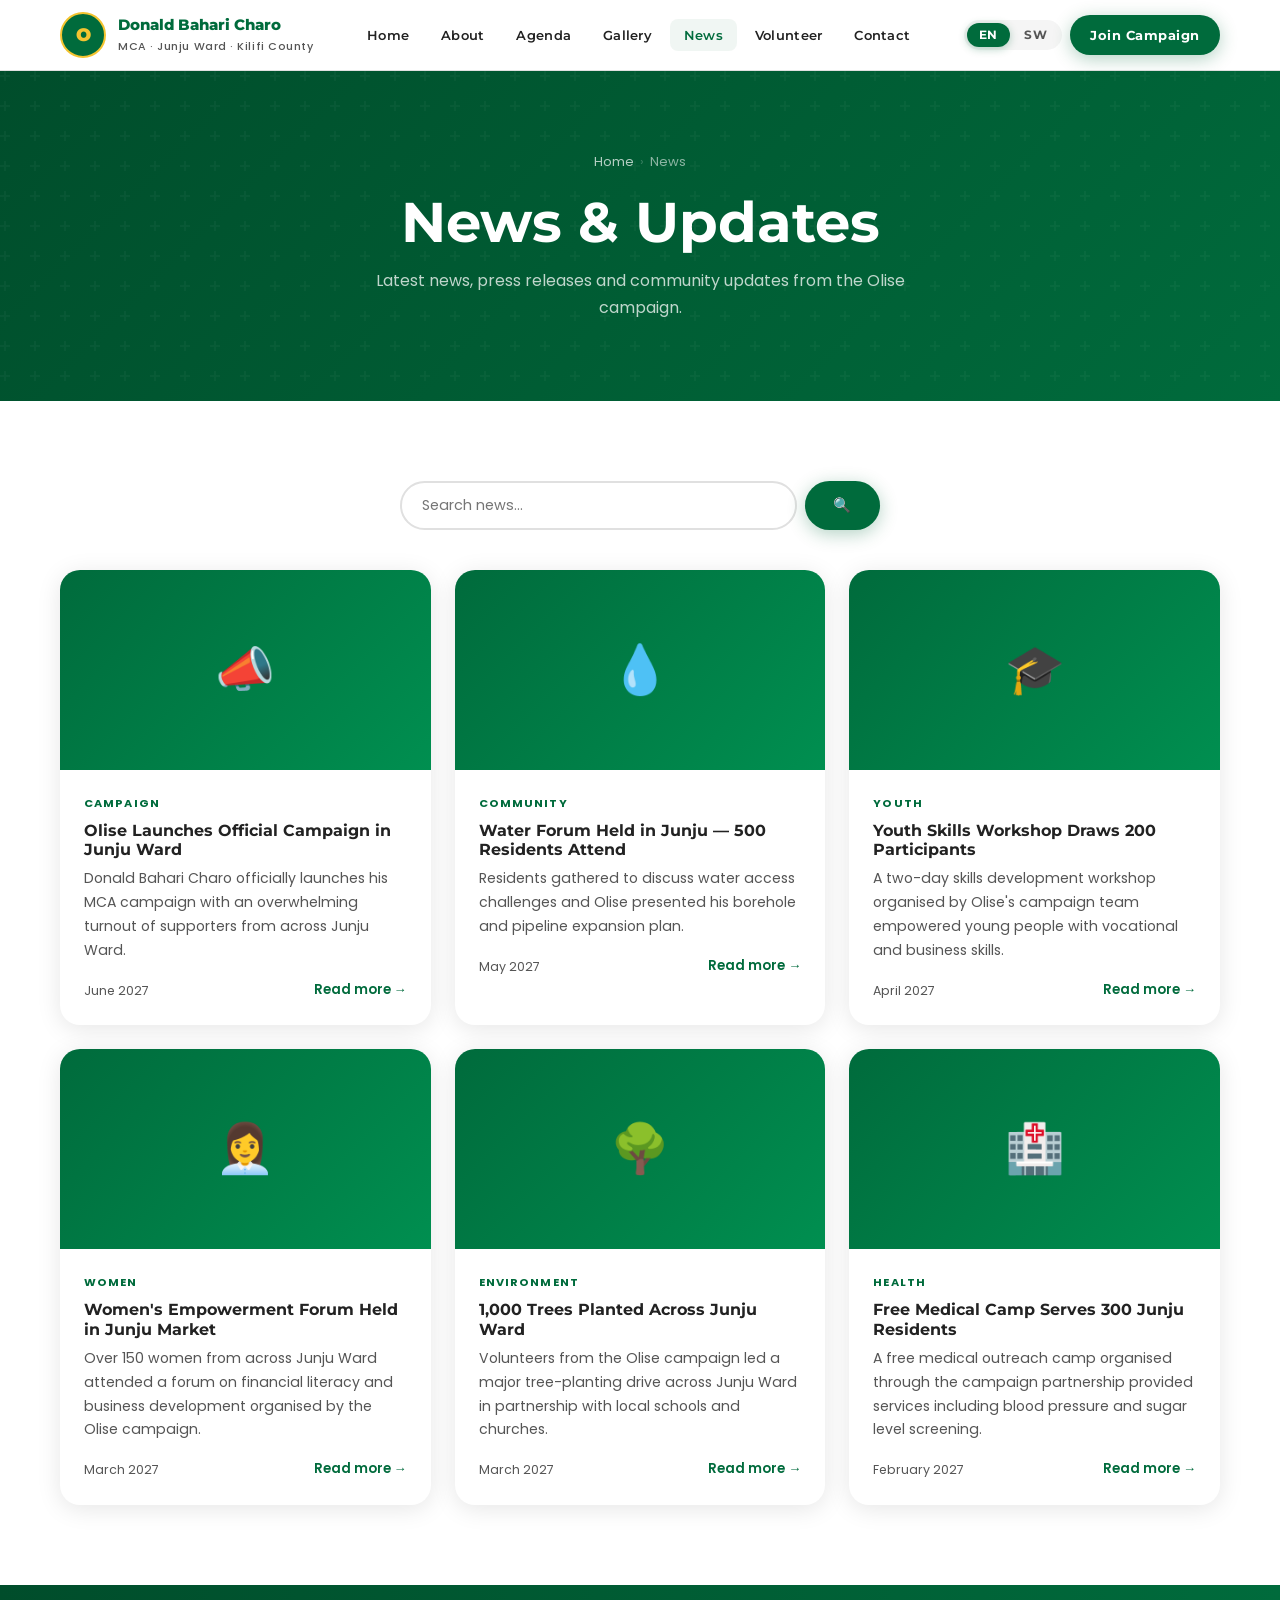
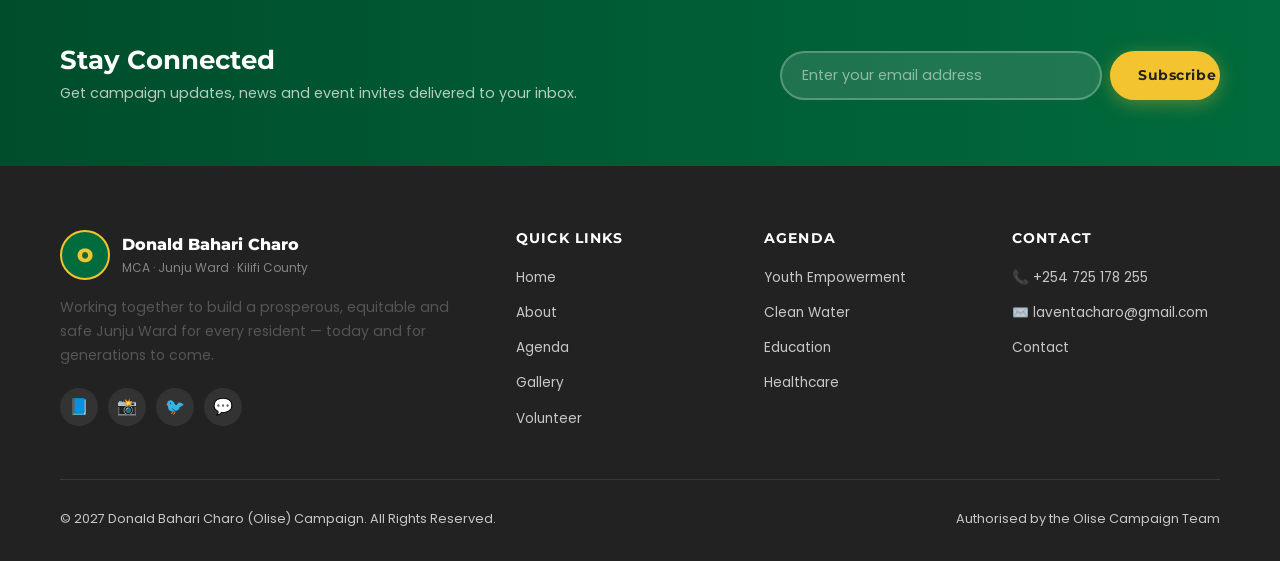
<file: news.html>
<!DOCTYPE html>
<html lang="en">
<head>
  <meta charset="UTF-8" />
  <meta name="viewport" content="width=device-width, initial-scale=1.0" />
  <title>News &amp; Updates — Donald Bahari Charo (Olise) MCA Junju Ward</title>
  <link rel="stylesheet" href="css/style.css" />
</head>
<body>

<nav class="navbar">
  <div class="container">
    <div class="navbar-inner">
      <a href="index.html" class="navbar-brand">
        <div class="navbar-logo">O</div>
        <div class="navbar-brand-text">
          <span class="navbar-brand-name">Donald Bahari Charo</span>
          <span class="navbar-brand-sub">MCA · Junju Ward · Kilifi County</span>
        </div>
      </a>
      <ul class="navbar-nav">
        <li><a href="index.html" class="nav-link" data-i18n="nav_home">Home</a></li>
        <li><a href="about.html" class="nav-link" data-i18n="nav_about">About</a></li>
        <li><a href="agenda.html" class="nav-link" data-i18n="nav_agenda">Agenda</a></li>
        <li><a href="gallery.html" class="nav-link" data-i18n="nav_gallery">Gallery</a></li>
        <li><a href="news.html" class="nav-link active" data-i18n="nav_news">News</a></li>
        <li><a href="volunteer.html" class="nav-link" data-i18n="nav_volunteer">Volunteer</a></li>
        <li><a href="contact.html" class="nav-link" data-i18n="nav_contact">Contact</a></li>
      </ul>
      <div class="navbar-actions">
        <div class="lang-switcher">
          <button class="lang-btn active" data-lang="en">EN</button>
          <button class="lang-btn" data-lang="sw">SW</button>
        </div>
        <a href="volunteer.html" class="btn btn-primary btn-sm" data-i18n="nav_join">Join Campaign</a>
      </div>
      <button class="hamburger" aria-label="Toggle menu"><span></span><span></span><span></span></button>
    </div>
    <div class="mobile-menu">
      <a href="index.html" class="nav-link" data-i18n="nav_home">Home</a>
      <a href="about.html" class="nav-link" data-i18n="nav_about">About</a>
      <a href="agenda.html" class="nav-link" data-i18n="nav_agenda">Agenda</a>
      <a href="gallery.html" class="nav-link" data-i18n="nav_gallery">Gallery</a>
      <a href="news.html" class="nav-link" data-i18n="nav_news">News</a>
      <a href="volunteer.html" class="nav-link" data-i18n="nav_volunteer">Volunteer</a>
      <a href="contact.html" class="nav-link" data-i18n="nav_contact">Contact</a>
      <div style="padding:12px 24px;display:flex;gap:8px;">
        <button class="lang-btn" data-lang="en">EN</button>
        <button class="lang-btn" data-lang="sw">SW</button>
      </div>
    </div>
  </div>
</nav>

<section class="page-hero">
  <div class="container">
    <div class="breadcrumb">
      <a href="index.html">Home</a><span class="breadcrumb-sep">›</span><span data-i18n="nav_news">News</span>
    </div>
    <h1 data-i18n="news_page_title">News &amp; Updates</h1>
    <p data-i18n="news_page_sub">Latest news, press releases and community updates from the Olise campaign.</p>
  </div>
</section>

<section class="section">
  <div class="container">
    <!-- Search -->
    <div class="search-bar">
      <input type="search" id="news-search" class="search-input" data-i18n="news_search_placeholder" placeholder="Search news..." aria-label="Search news" />
      <button class="btn btn-primary">🔍</button>
    </div>

    <!-- News Grid -->
    <div class="news-grid" id="news-container">
      <article class="news-card fade-in">
        <div class="news-card-img" style="font-size:3rem;">📣</div>
        <div class="news-card-body">
          <div class="news-card-category" data-i18n="news1_cat">Campaign</div>
          <h4 data-i18n="news1_title">Olise Launches Official Campaign in Junju Ward</h4>
          <p data-i18n="news1_desc">Donald Bahari Charo officially launches his MCA campaign with an overwhelming turnout of supporters from across Junju Ward.</p>
          <div class="news-card-meta">
            <span class="news-date">June 2027</span>
            <span class="news-read-more" data-i18n="news_read">Read more →</span>
          </div>
        </div>
      </article>

      <article class="news-card fade-in stagger-1">
        <div class="news-card-img" style="font-size:3rem;">💧</div>
        <div class="news-card-body">
          <div class="news-card-category" data-i18n="news2_cat">Community</div>
          <h4 data-i18n="news2_title">Water Forum Held in Junju — 500 Residents Attend</h4>
          <p data-i18n="news2_desc">Residents gathered to discuss water access challenges and Olise presented his borehole and pipeline expansion plan.</p>
          <div class="news-card-meta">
            <span class="news-date">May 2027</span>
            <span class="news-read-more" data-i18n="news_read">Read more →</span>
          </div>
        </div>
      </article>

      <article class="news-card fade-in stagger-2">
        <div class="news-card-img" style="font-size:3rem;">🎓</div>
        <div class="news-card-body">
          <div class="news-card-category" data-i18n="news3_cat">Youth</div>
          <h4 data-i18n="news3_title">Youth Skills Workshop Draws 200 Participants</h4>
          <p data-i18n="news3_desc">A two-day skills development workshop organised by Olise's campaign team empowered young people with vocational and business skills.</p>
          <div class="news-card-meta">
            <span class="news-date">April 2027</span>
            <span class="news-read-more" data-i18n="news_read">Read more →</span>
          </div>
        </div>
      </article>

      <article class="news-card fade-in stagger-1">
        <div class="news-card-img" style="font-size:3rem;">👩‍💼</div>
        <div class="news-card-body">
          <div class="news-card-category">Women</div>
          <h4>Women's Empowerment Forum Held in Junju Market</h4>
          <p>Over 150 women from across Junju Ward attended a forum on financial literacy and business development organised by the Olise campaign.</p>
          <div class="news-card-meta">
            <span class="news-date">March 2027</span>
            <span class="news-read-more">Read more →</span>
          </div>
        </div>
      </article>

      <article class="news-card fade-in stagger-2">
        <div class="news-card-img" style="font-size:3rem;">🌳</div>
        <div class="news-card-body">
          <div class="news-card-category">Environment</div>
          <h4>1,000 Trees Planted Across Junju Ward</h4>
          <p>Volunteers from the Olise campaign led a major tree-planting drive across Junju Ward in partnership with local schools and churches.</p>
          <div class="news-card-meta">
            <span class="news-date">March 2027</span>
            <span class="news-read-more">Read more →</span>
          </div>
        </div>
      </article>

      <article class="news-card fade-in stagger-3">
        <div class="news-card-img" style="font-size:3rem;">🏥</div>
        <div class="news-card-body">
          <div class="news-card-category">Health</div>
          <h4>Free Medical Camp Serves 300 Junju Residents</h4>
          <p>A free medical outreach camp organised through the campaign partnership provided services including blood pressure and sugar level screening.</p>
          <div class="news-card-meta">
            <span class="news-date">February 2027</span>
            <span class="news-read-more">Read more →</span>
          </div>
        </div>
      </article>
    </div>
  </div>
</section>

<!-- NEWSLETTER -->
<section class="newsletter-section">
  <div class="container">
    <div class="newsletter-inner">
      <div class="newsletter-text">
        <h3 data-i18n="newsletter_title">Stay Connected</h3>
        <p data-i18n="newsletter_sub">Get campaign updates, news and event invites delivered to your inbox.</p>
      </div>
      <form class="newsletter-form newsletter-form-el" data-demo="true" novalidate>
        <input type="email" class="newsletter-input" data-i18n="newsletter_placeholder" placeholder="Enter your email address" required />
        <button type="submit" class="btn btn-gold" data-i18n="newsletter_btn">Subscribe</button>
      </form>
    </div>
  </div>
</section>

<!-- FOOTER -->
<footer class="footer">
  <div class="container">
    <div class="footer-grid">
      <div class="footer-brand">
        <div class="footer-logo">
          <div class="footer-logo-icon">O</div>
          <div><div class="footer-logo-text">Donald Bahari Charo</div><div style="font-size:0.75rem;color:rgba(255,255,255,0.45);">MCA · Junju Ward · Kilifi County</div></div>
        </div>
        <p data-i18n="footer_tagline">Working together to build a prosperous, equitable and safe Junju Ward.</p>
        <div class="footer-social">
          <a href="#" class="footer-social-link">📘</a><a href="#" class="footer-social-link">📸</a><a href="#" class="footer-social-link">🐦</a><a href="https://wa.me/254725178255" class="footer-social-link">💬</a>
        </div>
      </div>
      <div class="footer-col">
        <h5 data-i18n="footer_links">Quick Links</h5>
        <ul class="footer-links">
          <li><a href="index.html" data-i18n="nav_home">Home</a></li>
          <li><a href="about.html" data-i18n="nav_about">About</a></li>
          <li><a href="agenda.html" data-i18n="nav_agenda">Agenda</a></li>
          <li><a href="gallery.html" data-i18n="nav_gallery">Gallery</a></li>
          <li><a href="volunteer.html" data-i18n="nav_volunteer">Volunteer</a></li>
        </ul>
      </div>
      <div class="footer-col">
        <h5 data-i18n="footer_agenda_links">Agenda</h5>
        <ul class="footer-links">
          <li><a href="agenda.html#youth">Youth Empowerment</a></li>
          <li><a href="agenda.html#water">Clean Water</a></li>
          <li><a href="agenda.html#edu">Education</a></li>
          <li><a href="agenda.html#health">Healthcare</a></li>
        </ul>
      </div>
      <div class="footer-col">
        <h5 data-i18n="footer_contact_col">Contact</h5>
        <ul class="footer-links">
          <li><a href="tel:+254725178255">📞 +254 725 178 255</a></li>
          <li><a href="mailto:laventacharo@gmail.com">✉️ laventacharo@gmail.com</a></li>
          <li><a href="contact.html" data-i18n="nav_contact">Contact</a></li>
        </ul>
      </div>
    </div>
    <div class="footer-bottom">
      <span data-i18n="footer_copy">© 2027 Donald Bahari Charo (Olise) Campaign. All Rights Reserved.</span>
      <span data-i18n="footer_disclaimer">Authorised by the Olise Campaign Team</span>
    </div>
  </div>
</footer>

<button class="back-to-top" aria-label="Back to top">↑</button>
<script src="js/main.js"></script>
<script src="js/language.js"></script>
<script src="js/animations.js"></script>
</body>
</html>
</file>
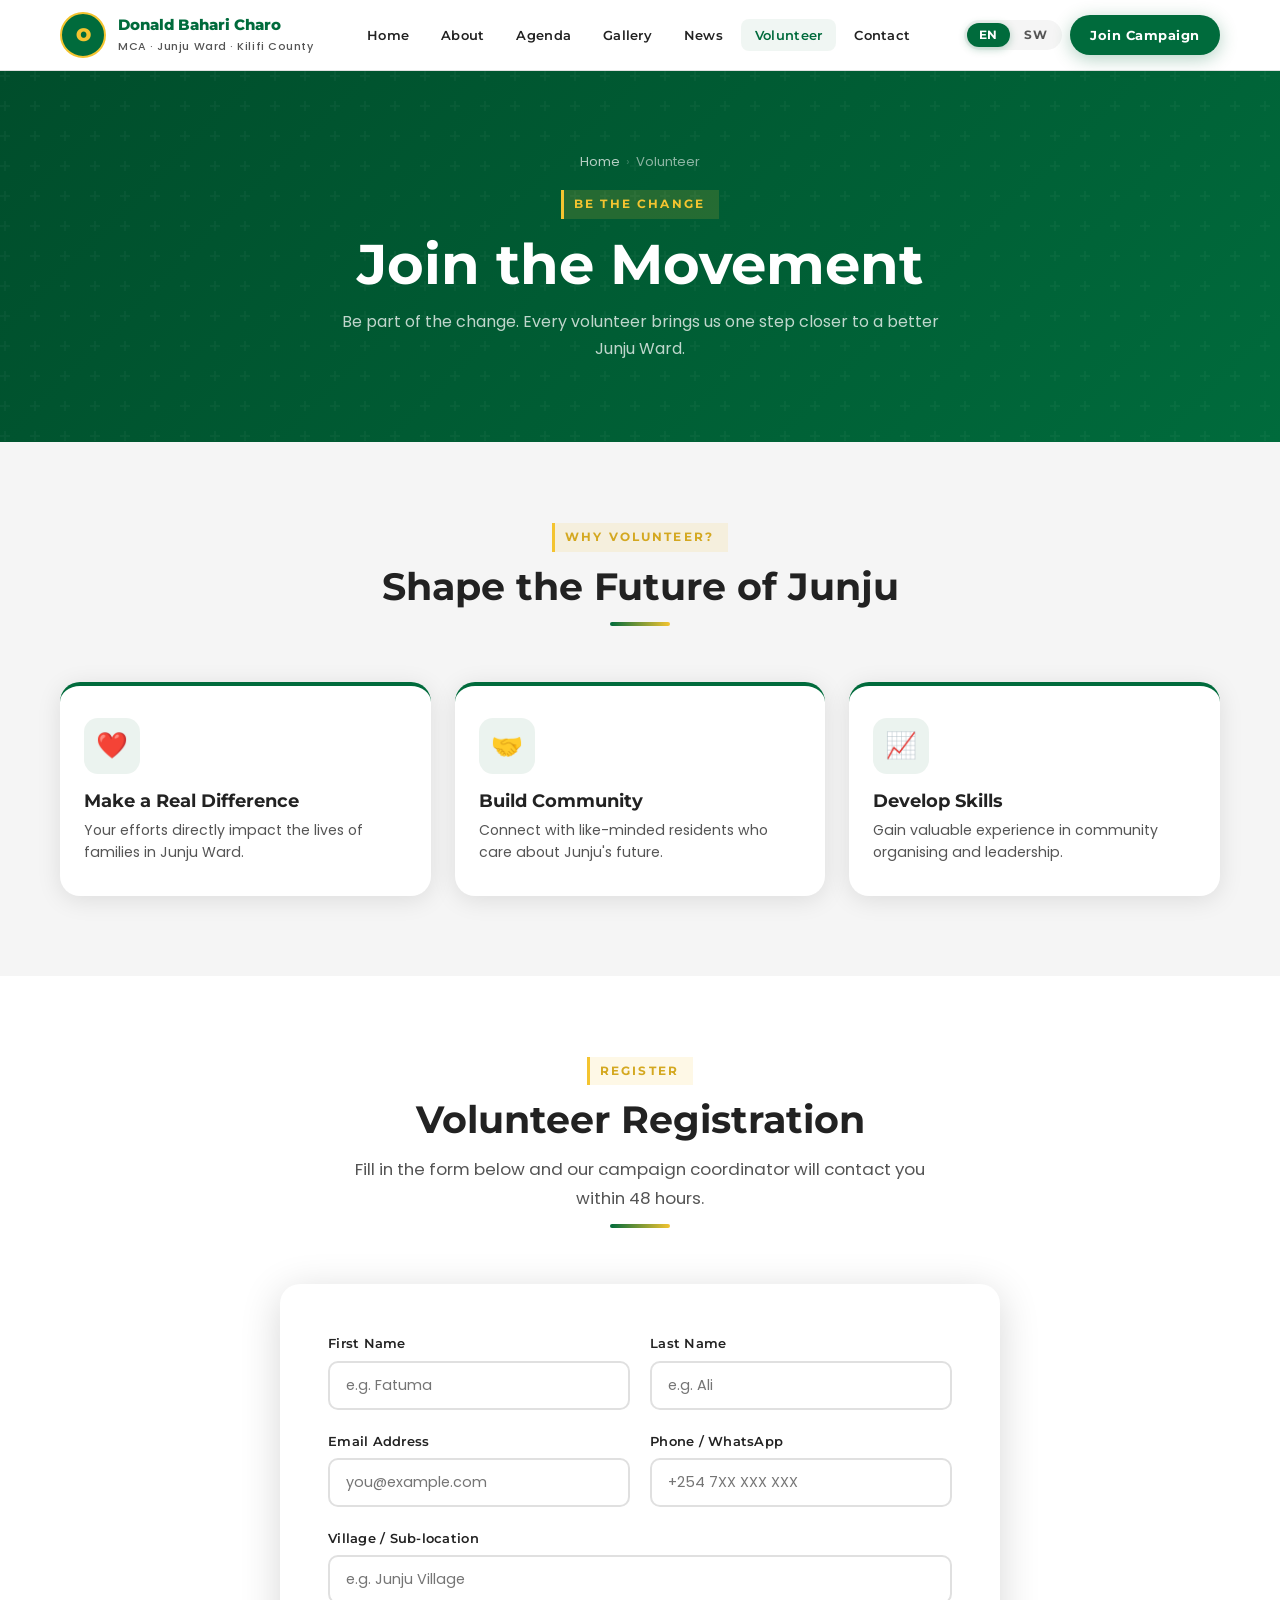
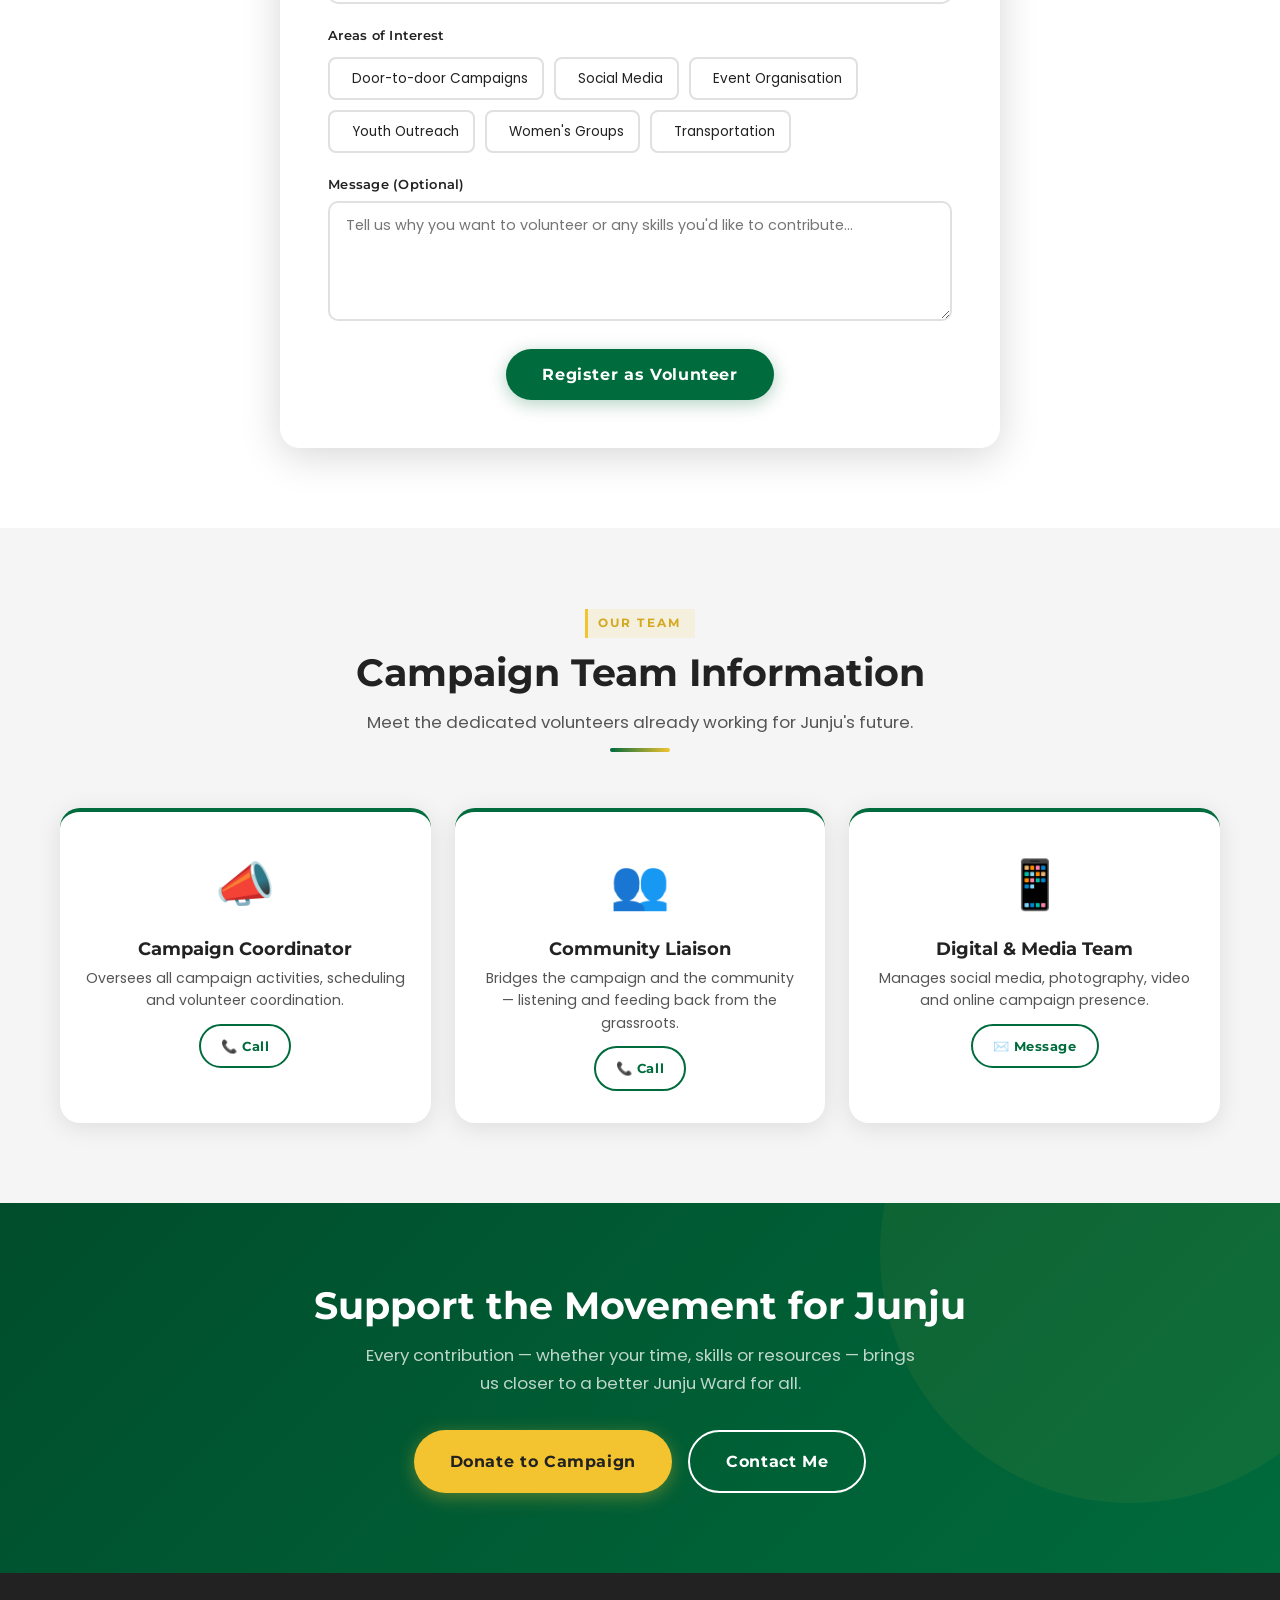
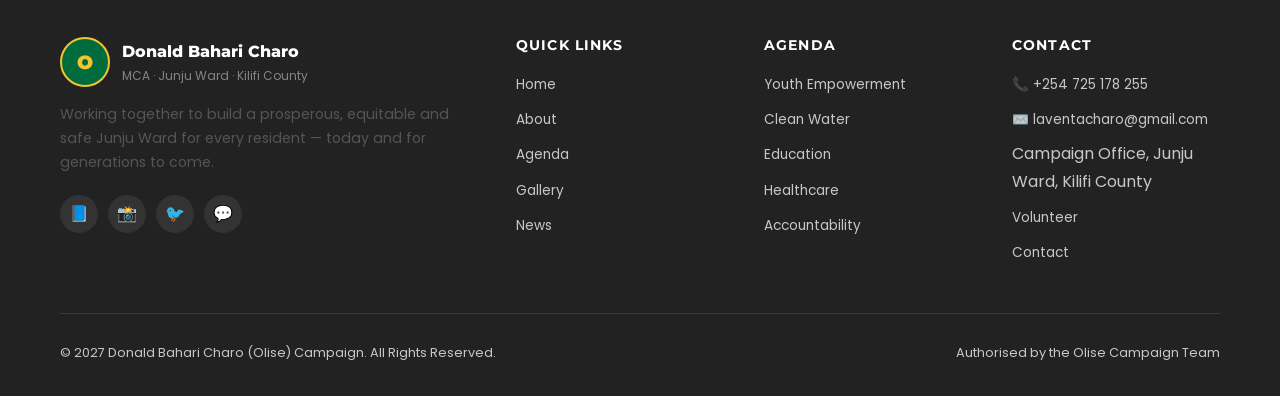
<file: volunteer.html>
<!DOCTYPE html>
<html lang="en">
<head>
  <meta charset="UTF-8" />
  <meta name="viewport" content="width=device-width, initial-scale=1.0" />
  <title>Volunteer — Donald Bahari Charo (Olise) MCA Junju Ward</title>
  <meta name="description" content="Join the Olise campaign as a volunteer. Register your interest and help build a better Junju Ward." />
  <link rel="stylesheet" href="css/style.css" />
</head>
<body>

<!-- NAVBAR -->
<nav class="navbar">
  <div class="container">
    <div class="navbar-inner">
      <a href="index.html" class="navbar-brand">
        <div class="navbar-logo">O</div>
        <div class="navbar-brand-text">
          <span class="navbar-brand-name">Donald Bahari Charo</span>
          <span class="navbar-brand-sub">MCA · Junju Ward · Kilifi County</span>
        </div>
      </a>
      <ul class="navbar-nav">
        <li><a href="index.html" class="nav-link" data-i18n="nav_home">Home</a></li>
        <li><a href="about.html" class="nav-link" data-i18n="nav_about">About</a></li>
        <li><a href="agenda.html" class="nav-link" data-i18n="nav_agenda">Agenda</a></li>
        <li><a href="gallery.html" class="nav-link" data-i18n="nav_gallery">Gallery</a></li>
        <li><a href="news.html" class="nav-link" data-i18n="nav_news">News</a></li>
        <li><a href="volunteer.html" class="nav-link active" data-i18n="nav_volunteer">Volunteer</a></li>
        <li><a href="contact.html" class="nav-link" data-i18n="nav_contact">Contact</a></li>
      </ul>
      <div class="navbar-actions">
        <div class="lang-switcher">
          <button class="lang-btn active" data-lang="en">EN</button>
          <button class="lang-btn" data-lang="sw">SW</button>
        </div>
        <a href="volunteer.html" class="btn btn-primary btn-sm" data-i18n="nav_join">Join Campaign</a>
      </div>
      <button class="hamburger" aria-label="Toggle menu"><span></span><span></span><span></span></button>
    </div>
    <div class="mobile-menu">
      <a href="index.html" class="nav-link" data-i18n="nav_home">Home</a>
      <a href="about.html" class="nav-link" data-i18n="nav_about">About</a>
      <a href="agenda.html" class="nav-link" data-i18n="nav_agenda">Agenda</a>
      <a href="gallery.html" class="nav-link" data-i18n="nav_gallery">Gallery</a>
      <a href="news.html" class="nav-link" data-i18n="nav_news">News</a>
      <a href="volunteer.html" class="nav-link" data-i18n="nav_volunteer">Volunteer</a>
      <a href="contact.html" class="nav-link" data-i18n="nav_contact">Contact</a>
      <div style="padding:12px 24px;display:flex;gap:8px;">
        <button class="lang-btn" data-lang="en">EN</button>
        <button class="lang-btn" data-lang="sw">SW</button>
      </div>
    </div>
  </div>
</nav>

<!-- PAGE HERO -->
<section class="page-hero">
  <div class="container">
    <div class="breadcrumb">
      <a href="index.html">Home</a><span class="breadcrumb-sep">›</span>
      <span data-i18n="nav_volunteer">Volunteer</span>
    </div>
    <div class="section-eyebrow" style="color:var(--gold);background:rgba(244,196,48,0.15);">Be the Change</div>
    <h1 data-i18n="volunteer_page_title">Join the Movement</h1>
    <p data-i18n="volunteer_page_sub">Be part of the change. Every volunteer brings us one step closer to a better Junju Ward.</p>
  </div>
</section>

<!-- WHY VOLUNTEER -->
<section class="section bg-light">
  <div class="container">
    <div class="section-header fade-in">
      <div class="section-eyebrow" data-i18n="vol_why_eyebrow">Why Volunteer?</div>
      <h2 data-i18n="vol_why_title">Shape the Future of Junju</h2>
      <span class="gold-line"></span>
    </div>
    <div class="agenda-grid vol-why-grid">
      <div class="agenda-card fade-in stagger-1">
        <div class="agenda-icon">❤️</div>
        <h4 data-i18n="vol_w1">Make a Real Difference</h4>
        <p data-i18n="vol_w1_desc">Your efforts directly impact the lives of families in Junju Ward.</p>
      </div>
      <div class="agenda-card fade-in stagger-2">
        <div class="agenda-icon">🤝</div>
        <h4 data-i18n="vol_w2">Build Community</h4>
        <p data-i18n="vol_w2_desc">Connect with like-minded residents who care about Junju's future.</p>
      </div>
      <div class="agenda-card fade-in stagger-3">
        <div class="agenda-icon">📈</div>
        <h4 data-i18n="vol_w3">Develop Skills</h4>
        <p data-i18n="vol_w3_desc">Gain valuable experience in community organising and leadership.</p>
      </div>
    </div>
  </div>
</section>

<!-- VOLUNTEER FORM -->
<section class="section">
  <div class="container">
    <div class="section-header fade-in">
      <div class="section-eyebrow">Register</div>
      <h2 data-i18n="vol_form_title">Volunteer Registration</h2>
      <p>Fill in the form below and our campaign coordinator will contact you within 48 hours.</p>
      <span class="gold-line"></span>
    </div>

    <div class="form-card fade-in">
      <form data-demo="true" novalidate>
        <div class="form-grid">
          <div class="form-group">
            <label class="form-label" data-i18n="vol_fname">First Name</label>
            <input type="text" class="form-input" placeholder="e.g. Fatuma" required />
          </div>
          <div class="form-group">
            <label class="form-label" data-i18n="vol_lname">Last Name</label>
            <input type="text" class="form-input" placeholder="e.g. Ali" required />
          </div>
          <div class="form-group">
            <label class="form-label" data-i18n="vol_email">Email Address</label>
            <input type="email" class="form-input" placeholder="you@example.com" />
          </div>
          <div class="form-group">
            <label class="form-label" data-i18n="vol_phone">Phone / WhatsApp</label>
            <input type="tel" class="form-input" placeholder="+254 7XX XXX XXX" required />
          </div>
          <div class="form-group full">
            <label class="form-label" data-i18n="vol_village">Village / Sub-location</label>
            <input type="text" class="form-input" placeholder="e.g. Junju Village" required />
          </div>
          <div class="form-group full">
            <label class="form-label" data-i18n="vol_interests">Areas of Interest</label>
            <div class="checkbox-group">
              <label class="checkbox-label">
                <input type="checkbox" name="interest" value="door" />
                <span data-i18n="vol_int1">Door-to-door Campaigns</span>
              </label>
              <label class="checkbox-label">
                <input type="checkbox" name="interest" value="social" />
                <span data-i18n="vol_int2">Social Media</span>
              </label>
              <label class="checkbox-label">
                <input type="checkbox" name="interest" value="events" />
                <span data-i18n="vol_int3">Event Organisation</span>
              </label>
              <label class="checkbox-label">
                <input type="checkbox" name="interest" value="youth" />
                <span data-i18n="vol_int4">Youth Outreach</span>
              </label>
              <label class="checkbox-label">
                <input type="checkbox" name="interest" value="women" />
                <span data-i18n="vol_int5">Women's Groups</span>
              </label>
              <label class="checkbox-label">
                <input type="checkbox" name="interest" value="transport" />
                <span data-i18n="vol_int6">Transportation</span>
              </label>
            </div>
          </div>
          <div class="form-group full">
            <label class="form-label" data-i18n="vol_message">Message (Optional)</label>
            <textarea class="form-textarea" placeholder="Tell us why you want to volunteer or any skills you'd like to contribute..."></textarea>
          </div>
        </div>
        <div style="margin-top:28px;text-align:center;">
          <button type="submit" class="btn btn-primary btn-lg" data-i18n="vol_submit">Register as Volunteer</button>
        </div>
      </form>
    </div>
  </div>
</section>

<!-- CAMPAIGN TEAM SECTION -->
<section class="section bg-light">
  <div class="container">
    <div class="section-header fade-in">
      <div class="section-eyebrow">Our Team</div>
      <h2>Campaign Team Information</h2>
      <p>Meet the dedicated volunteers already working for Junju's future.</p>
      <span class="gold-line"></span>
    </div>
    <div class="team-grid">
      <div class="agenda-card fade-in stagger-1" style="text-align:center;">
        <div style="font-size:3rem;margin-bottom:12px;">📣</div>
        <h4>Campaign Coordinator</h4>
        <p>Oversees all campaign activities, scheduling and volunteer coordination.</p>
        <div style="margin-top:12px;">
          <a href="tel:+254725178255" class="btn btn-outline-green btn-sm">📞 Call</a>
        </div>
      </div>
      <div class="agenda-card fade-in stagger-2" style="text-align:center;">
        <div style="font-size:3rem;margin-bottom:12px;">👥</div>
        <h4>Community Liaison</h4>
        <p>Bridges the campaign and the community — listening and feeding back from the grassroots.</p>
        <div style="margin-top:12px;">
          <a href="tel:+254725178255" class="btn btn-outline-green btn-sm">📞 Call</a>
        </div>
      </div>
      <div class="agenda-card fade-in stagger-3" style="text-align:center;">
        <div style="font-size:3rem;margin-bottom:12px;">📱</div>
        <h4>Digital & Media Team</h4>
        <p>Manages social media, photography, video and online campaign presence.</p>
        <div style="margin-top:12px;">
          <a href="contact.html" class="btn btn-outline-green btn-sm">✉️ Message</a>
        </div>
      </div>
    </div>
  </div>
</section>

<!-- CTA -->
<section class="cta-section">
  <div class="container" style="position:relative;z-index:1;text-align:center;">
    <h2 data-i18n="section_donate_title">Support the Movement for Junju</h2>
    <p data-i18n="section_donate_sub">Every contribution — whether your time, skills or resources — brings us closer to a better Junju Ward for all.</p>
    <div class="cta-buttons">
      <a href="contact.html" class="btn btn-gold btn-lg" data-i18n="donate_btn2">Donate to Campaign</a>
      <a href="contact.html" class="btn btn-outline btn-lg" data-i18n="hero_btn3">Contact Us</a>
    </div>
  </div>
</section>

<!-- FOOTER -->
<footer class="footer">
  <div class="container">
    <div class="footer-grid">
      <div class="footer-brand">
        <div class="footer-logo">
          <div class="footer-logo-icon">O</div>
          <div>
            <div class="footer-logo-text">Donald Bahari Charo</div>
            <div style="font-size:0.75rem;color:rgba(255,255,255,0.45);">MCA · Junju Ward · Kilifi County</div>
          </div>
        </div>
        <p data-i18n="footer_tagline">Working together to build a prosperous, equitable and safe Junju Ward for every resident.</p>
        <div class="footer-social">
          <a href="#" class="footer-social-link" aria-label="Facebook">📘</a>
          <a href="#" class="footer-social-link" aria-label="Instagram">📸</a>
          <a href="#" class="footer-social-link" aria-label="Twitter">🐦</a>
          <a href="https://wa.me/254725178255" class="footer-social-link" aria-label="WhatsApp">💬</a>
        </div>
      </div>
      <div class="footer-col">
        <h5 data-i18n="footer_links">Quick Links</h5>
        <ul class="footer-links">
          <li><a href="index.html" data-i18n="nav_home">Home</a></li>
          <li><a href="about.html" data-i18n="nav_about">About</a></li>
          <li><a href="agenda.html" data-i18n="nav_agenda">Agenda</a></li>
          <li><a href="gallery.html" data-i18n="nav_gallery">Gallery</a></li>
          <li><a href="news.html" data-i18n="nav_news">News</a></li>
        </ul>
      </div>
      <div class="footer-col">
        <h5 data-i18n="footer_agenda_links">Agenda</h5>
        <ul class="footer-links">
          <li><a href="agenda.html#youth">Youth Empowerment</a></li>
          <li><a href="agenda.html#water">Clean Water</a></li>
          <li><a href="agenda.html#edu">Education</a></li>
          <li><a href="agenda.html#health">Healthcare</a></li>
          <li><a href="agenda.html#account">Accountability</a></li>
        </ul>
      </div>
      <div class="footer-col">
        <h5 data-i18n="footer_contact_col">Contact</h5>
        <ul class="footer-links">
          <li><a href="tel:+254725178255">📞 +254 725 178 255</a></li>
          <li><a href="mailto:laventacharo@gmail.com">✉️ laventacharo@gmail.com</a></li>
          <li><span data-i18n="footer_office">Campaign Office, Junju Ward, Kilifi County</span></li>
          <li><a href="volunteer.html" data-i18n="nav_volunteer">Volunteer</a></li>
          <li><a href="contact.html" data-i18n="nav_contact">Contact</a></li>
        </ul>
      </div>
    </div>
    <div class="footer-bottom">
      <span data-i18n="footer_copy">© 2027 Donald Bahari Charo (Olise) Campaign. All Rights Reserved.</span>
      <span data-i18n="footer_disclaimer">Authorised by the Olise Campaign Team</span>
    </div>
  </div>
</footer>

<button class="back-to-top" aria-label="Back to top">↑</button>
<script src="js/main.js"></script>
<script src="js/language.js"></script>
<script src="js/animations.js"></script>
</body>
</html>
</file>
<file: css/style.css>
/* ============================================================
   Donald Bahari Charo (Olise) - Campaign Website
   Junju Ward, Kilifi County
   Primary: #006B3C | Gold: #F4C430 | White: #FFFFFF
   ============================================================ */

@import url('https://fonts.googleapis.com/css2?family=Poppins:wght@300;400;500;600;700;800;900&family=Montserrat:wght@400;500;600;700;800;900&display=swap');

/* ── CSS Variables ── */
:root {
  --green: #006B3C;
  --green-dark: #004d2b;
  --green-light: #008f50;
  --gold: #F4C430;
  --gold-dark: #d4a820;
  --white: #FFFFFF;
  --dark: #222222;
  --gray: #555555;
  --light-gray: #f5f5f5;
  --border: #e0e0e0;
  --shadow: 0 4px 24px rgba(0,0,0,0.10);
  --shadow-lg: 0 8px 40px rgba(0,0,0,0.16);
  --radius: 12px;
  --radius-lg: 20px;
  --transition: 0.3s cubic-bezier(0.4,0,0.2,1);
  --font-display: 'Montserrat', sans-serif;
  --font-body: 'Poppins', sans-serif;
}

/* ── Reset & Base ── */
*, *::before, *::after { box-sizing: border-box; margin: 0; padding: 0; }
html { scroll-behavior: smooth; font-size: 16px; -webkit-text-size-adjust: 100%; }
body {
  font-family: var(--font-body);
  color: var(--dark);
  background: var(--white);
  line-height: 1.7;
  overflow-x: hidden;
  -webkit-font-smoothing: antialiased;
}
img { max-width: 100%; height: auto; display: block; }
video, iframe { max-width: 100%; }
a { text-decoration: none; color: inherit; }
ul { list-style: none; }
button { cursor: pointer; border: none; background: none; font-family: inherit; -webkit-tap-highlight-color: transparent; }
input, select, textarea { -webkit-appearance: none; appearance: none; }

/* ── Typography ── */
h1, h2, h3, h4, h5 { font-family: var(--font-display); font-weight: 700; line-height: 1.2; }
h1 { font-size: clamp(2rem, 5vw, 3.5rem); }
h2 { font-size: clamp(1.6rem, 3.5vw, 2.4rem); }
h3 { font-size: clamp(1.2rem, 2.5vw, 1.6rem); }
h4 { font-size: 1.1rem; }
p { color: var(--gray); }

/* ── Containers ── */
.container { max-width: 1200px; margin: 0 auto; padding: 0 24px; }
.section { padding: 80px 0; }
.section-header { text-align: center; margin-bottom: 56px; }
.section-header h2 { color: var(--dark); margin-bottom: 12px; }
.section-header p { color: var(--gray); max-width: 600px; margin: 0 auto; font-size: 1.05rem; }
.section-eyebrow {
  display: inline-block;
  font-family: var(--font-display);
  font-size: 0.75rem;
  font-weight: 700;
  letter-spacing: 0.18em;
  text-transform: uppercase;
  color: var(--gold-dark);
  background: rgba(244,196,48,0.12);
  border-left: 3px solid var(--gold);
  padding: 4px 14px 4px 10px;
  margin-bottom: 12px;
}

/* ── Buttons ── */
.btn {
  display: inline-flex;
  align-items: center;
  gap: 8px;
  padding: 13px 28px;
  border-radius: 50px;
  font-family: var(--font-display);
  font-size: 0.9rem;
  font-weight: 700;
  letter-spacing: 0.04em;
  transition: var(--transition);
  position: relative;
  overflow: hidden;
}
.btn::after {
  content: '';
  position: absolute;
  inset: 0;
  background: rgba(255,255,255,0);
  transition: var(--transition);
}
.btn:hover::after { background: rgba(255,255,255,0.08); }
.btn-primary { background: var(--green); color: var(--white); box-shadow: 0 4px 18px rgba(0,107,60,0.30); }
.btn-primary:hover { background: var(--green-dark); transform: translateY(-2px); box-shadow: 0 6px 24px rgba(0,107,60,0.40); }
.btn-gold { background: var(--gold); color: var(--dark); box-shadow: 0 4px 18px rgba(244,196,48,0.35); }
.btn-gold:hover { background: var(--gold-dark); transform: translateY(-2px); }
.btn-outline { background: transparent; color: var(--white); border: 2px solid var(--white); }
.btn-outline:hover { background: var(--white); color: var(--green); }
.btn-outline-green { background: transparent; color: var(--green); border: 2px solid var(--green); }
.btn-outline-green:hover { background: var(--green); color: var(--white); }
.btn-sm { padding: 9px 20px; font-size: 0.82rem; }
.btn-lg { padding: 16px 36px; font-size: 1rem; }

/* ── Navbar ── */
.navbar {
  position: sticky;
  top: 0;
  z-index: 1000;
  background: rgba(255,255,255,0.97);
  backdrop-filter: blur(12px);
  border-bottom: 1px solid var(--border);
  transition: box-shadow var(--transition);
}
.navbar.scrolled { box-shadow: var(--shadow); }
.navbar-inner {
  display: flex;
  align-items: center;
  justify-content: space-between;
  height: 70px;
  gap: 16px;
}
.navbar-brand {
  display: flex;
  align-items: center;
  gap: 12px;
  text-decoration: none;
}
.navbar-logo {
  width: 46px;
  height: 46px;
  border-radius: 50%;
  background: var(--green);
  display: flex;
  align-items: center;
  justify-content: center;
  font-family: var(--font-display);
  font-weight: 900;
  font-size: 1.1rem;
  color: var(--gold);
  flex-shrink: 0;
  border: 2px solid var(--gold);
}
.navbar-brand-text { line-height: 1.2; }
.navbar-brand-name {
  font-family: var(--font-display);
  font-weight: 800;
  font-size: 0.95rem;
  color: var(--green);
  display: block;
}
.navbar-brand-sub {
  font-size: 0.68rem;
  color: var(--gray);
  font-weight: 500;
  letter-spacing: 0.05em;
}
.navbar-nav {
  display: flex;
  align-items: center;
  gap: 4px;
}
.nav-link {
  font-family: var(--font-display);
  font-size: 0.82rem;
  font-weight: 600;
  color: var(--dark);
  padding: 8px 14px;
  border-radius: 8px;
  transition: var(--transition);
  letter-spacing: 0.02em;
}
.nav-link:hover, .nav-link.active { color: var(--green); background: rgba(0,107,60,0.06); }
.navbar-actions {
  display: flex;
  align-items: center;
  gap: 8px;
}
.lang-switcher {
  display: flex;
  align-items: center;
  background: var(--light-gray);
  border-radius: 50px;
  padding: 3px;
  gap: 2px;
}
.lang-btn {
  font-family: var(--font-display);
  font-size: 0.72rem;
  font-weight: 700;
  padding: 5px 12px;
  border-radius: 50px;
  color: var(--gray);
  transition: var(--transition);
  letter-spacing: 0.05em;
}
.lang-btn.active {
  background: var(--green);
  color: var(--white);
  box-shadow: 0 2px 8px rgba(0,107,60,0.3);
}
.hamburger {
  display: none;
  flex-direction: column;
  gap: 5px;
  padding: 8px;
  cursor: pointer;
}
.hamburger span {
  width: 24px;
  height: 2px;
  background: var(--dark);
  border-radius: 2px;
  transition: var(--transition);
  display: block;
}
.hamburger.open span:nth-child(1) { transform: translateY(7px) rotate(45deg); }
.hamburger.open span:nth-child(2) { opacity: 0; }
.hamburger.open span:nth-child(3) { transform: translateY(-7px) rotate(-45deg); }
.mobile-menu {
  display: none;
  background: var(--white);
  border-top: 1px solid var(--border);
  padding: 16px 0;
  flex-direction: column;
}
.mobile-menu .nav-link { padding: 12px 24px; border-radius: 0; font-size: 0.95rem; }
.mobile-menu.open { display: flex; }

/* ── Hero ── */
.hero {
  min-height: 100vh;
  background: linear-gradient(135deg, var(--green-dark) 0%, var(--green) 50%, #00a060 100%);
  position: relative;
  display: flex;
  align-items: center;
  overflow: hidden;
}
.hero::before {
  content: '';
  position: absolute;
  inset: 0;
  background: url("data:image/svg+xml,%3Csvg width='60' height='60' viewBox='0 0 60 60' xmlns='http://www.w3.org/2000/svg'%3E%3Cg fill='none' fill-rule='evenodd'%3E%3Cg fill='%23ffffff' fill-opacity='0.03'%3E%3Cpath d='M36 34v-4h-2v4h-4v2h4v4h2v-4h4v-2h-4zm0-30V0h-2v4h-4v2h4v4h2V6h4V4h-4zM6 34v-4H4v4H0v2h4v4h2v-4h4v-2H6zM6 4V0H4v4H0v2h4v4h2V6h4V4H6z'/%3E%3C/g%3E%3C/g%3E%3C/svg%3E");
}
.hero-bg-circle {
  position: absolute;
  border-radius: 50%;
  background: rgba(244,196,48,0.08);
}
.hero-bg-circle-1 { width: 600px; height: 600px; top: -200px; right: -100px; }
.hero-bg-circle-2 { width: 300px; height: 300px; bottom: -100px; left: -50px; }
.hero .container { position: relative; z-index: 1; }
.hero-content {
  display: grid;
  grid-template-columns: 1fr 1fr;
  align-items: center;
  gap: 60px;
  padding: 100px 0 80px;
}
.hero-text { color: var(--white); }
.hero-badge {
  display: inline-flex;
  align-items: center;
  gap: 8px;
  background: rgba(244,196,48,0.2);
  border: 1px solid rgba(244,196,48,0.4);
  color: var(--gold);
  font-family: var(--font-display);
  font-size: 0.75rem;
  font-weight: 700;
  letter-spacing: 0.12em;
  text-transform: uppercase;
  padding: 6px 16px;
  border-radius: 50px;
  margin-bottom: 20px;
}
.hero-badge::before { content: '✦'; font-size: 0.6rem; }
.hero-name { color: var(--white); margin-bottom: 6px; text-shadow: 0 2px 20px rgba(0,0,0,0.2); }
.hero-nickname {
  color: var(--gold);
  font-family: var(--font-display);
  font-size: 1rem;
  font-weight: 600;
  margin-bottom: 16px;
  letter-spacing: 0.06em;
}
.hero-title {
  font-size: 1.1rem;
  color: rgba(255,255,255,0.85);
  margin-bottom: 24px;
  font-weight: 500;
}
.hero-slogan {
  font-family: var(--font-display);
  font-size: 1.25rem;
  font-weight: 700;
  color: var(--gold);
  margin-bottom: 8px;
  font-style: italic;
}
.hero-slogan-2 {
  font-size: 0.95rem;
  color: rgba(255,255,255,0.7);
  margin-bottom: 36px;
  font-style: italic;
}
.hero-buttons { display: flex; flex-wrap: wrap; gap: 12px; }
.hero-image-wrap {
  display: flex;
  justify-content: center;
  align-items: flex-end;
  position: relative;
}
.hero-image-frame {
  position: relative;
  width: 100%;
  max-width: 420px;
}
/* Gold decorative border behind image */
.hero-image-frame::before {
  content: '';
  position: absolute;
  bottom: -14px;
  left: -14px;
  right: 14px;
  top: 14px;
  border: 3px solid var(--gold);
  border-radius: var(--radius-lg);
  z-index: 0;
  opacity: 0.7;
}
/* Second accent line */
.hero-image-frame::after {
  content: '';
  position: absolute;
  bottom: -6px;
  left: -6px;
  right: 6px;
  top: 6px;
  border: 1px solid rgba(244,196,48,0.3);
  border-radius: var(--radius-lg);
  z-index: 0;
}
.hero-image-frame img {
  position: relative;
  z-index: 1;
  width: 100%;
  height: auto;
  max-height: 560px;
  border-radius: var(--radius-lg);
  object-fit: cover;
  object-position: top center;
  display: block;
  filter: drop-shadow(0 20px 48px rgba(0,0,0,0.45));
  /* Subtle warm overlay to blend with green hero */
  -webkit-mask-image: linear-gradient(to bottom, black 75%, transparent 100%);
  mask-image: linear-gradient(to bottom, black 75%, transparent 100%);
}
.hero-image-placeholder {
  position: relative;
  z-index: 1;
  width: 100%;
  height: 420px;
  border-radius: var(--radius-lg);
  background: linear-gradient(160deg, rgba(244,196,48,0.3), rgba(0,107,60,0.5));
  display: flex;
  flex-direction: column;
  align-items: center;
  justify-content: center;
  color: rgba(255,255,255,0.7);
  font-size: 5rem;
  border: 2px solid rgba(244,196,48,0.3);
}
.hero-image-placeholder span {
  font-family: var(--font-display);
  font-size: 1rem;
  font-weight: 700;
  color: var(--gold);
  margin-top: 12px;
  letter-spacing: 0.1em;
}
.hero-float-card {
  position: absolute;
  background: rgba(255,255,255,0.14);
  backdrop-filter: blur(12px);
  -webkit-backdrop-filter: blur(12px);
  border: 1px solid rgba(255,255,255,0.25);
  border-radius: var(--radius);
  padding: 12px 20px;
  color: var(--white);
  z-index: 2;
}
.hero-float-1 { top: 40px; left: -44px; }
.hero-float-2 { bottom: 80px; right: -36px; }
.hero-float-label { font-size: 0.7rem; opacity: 0.75; font-weight: 500; letter-spacing: 0.05em; }
.hero-float-value { font-family: var(--font-display); font-size: 1.4rem; font-weight: 900; color: var(--gold); line-height: 1.1; }

/* ── Responsive hero image ── */
@media (max-width: 1280px) {
  .hero-image-frame { max-width: 360px; }
  .hero-float-1 { left: -20px; top: 30px; }
  .hero-float-2 { right: -16px; bottom: 60px; }
}
@media (max-width: 1024px) {
  .hero-image-frame { max-width: 300px; }
  .hero-float-1 { display: none; }
  .hero-float-2 { display: none; }
  .hero-image-frame::before { display: none; }
  .hero-image-frame::after { display: none; }
  .hero-image-frame img { border-radius: 16px; max-height: 400px; -webkit-mask-image: none; mask-image: none; }
}
@media (max-width: 768px) {
  .hero-image-wrap { display: none; }
}

/* ── Stats Section ── */
.stats-section {
  background: var(--green);
  padding: 60px 0;
  position: relative;
  overflow: hidden;
}
.stats-section::before {
  content: '';
  position: absolute;
  inset: 0;
  background: linear-gradient(90deg, var(--green-dark), var(--green), var(--green-light));
  opacity: 0.6;
}
.stats-grid {
  display: grid;
  grid-template-columns: repeat(4, 1fr);
  gap: 32px;
  position: relative;
}
.stat-item { text-align: center; color: var(--white); }
.stat-number {
  font-family: var(--font-display);
  font-size: 2.8rem;
  font-weight: 900;
  color: var(--gold);
  display: block;
  line-height: 1;
}
.stat-label { font-size: 0.85rem; color: rgba(255,255,255,0.8); margin-top: 6px; font-weight: 500; }
.stat-icon { font-size: 1.8rem; margin-bottom: 8px; }
.stat-divider { width: 1px; background: rgba(255,255,255,0.2); align-self: stretch; display: none; }

/* ── Countdown ── */
.countdown-section {
  background: var(--green-dark);
  padding: 48px 0;
  text-align: center;
  color: var(--white);
}
.countdown-label {
  font-family: var(--font-display);
  font-size: 0.8rem;
  letter-spacing: 0.18em;
  text-transform: uppercase;
  color: var(--gold);
  margin-bottom: 16px;
  font-weight: 700;
}
.countdown-grid {
  display: inline-flex;
  gap: 24px;
  justify-content: center;
}
.countdown-item { text-align: center; min-width: 80px; }
.countdown-num {
  font-family: var(--font-display);
  font-size: 3rem;
  font-weight: 900;
  color: var(--gold);
  display: block;
  line-height: 1;
  background: rgba(244,196,48,0.12);
  border: 2px solid rgba(244,196,48,0.3);
  border-radius: 12px;
  padding: 12px 8px;
  min-width: 80px;
}
.countdown-unit { font-size: 0.7rem; color: rgba(255,255,255,0.6); margin-top: 6px; letter-spacing: 0.08em; text-transform: uppercase; }
.countdown-sep { font-size: 2rem; color: var(--gold); align-self: center; font-weight: 700; margin-top: -20px; }

/* ── Vision / Mission ── */
.vision-section { background: var(--light-gray); }
.vision-grid { display: grid; grid-template-columns: 1fr 1fr; gap: 32px; }
.vision-card {
  background: var(--white);
  border-radius: var(--radius-lg);
  padding: 40px;
  box-shadow: var(--shadow);
  position: relative;
  overflow: hidden;
  border-left: 5px solid var(--green);
  transition: var(--transition);
}
.vision-card:hover { transform: translateY(-4px); box-shadow: var(--shadow-lg); }
.vision-card.mission { border-left-color: var(--gold); }
.vision-card-icon { font-size: 2.5rem; margin-bottom: 16px; }
.vision-card h3 { color: var(--green); margin-bottom: 12px; }
.vision-card.mission h3 { color: var(--gold-dark); }

/* ── Agenda Preview ── */
.agenda-grid {
  display: grid;
  grid-template-columns: repeat(3, 1fr);
  gap: 24px;
}
.agenda-card {
  background: var(--white);
  border-radius: var(--radius-lg);
  padding: 32px 24px;
  box-shadow: var(--shadow);
  border-top: 4px solid var(--green);
  transition: var(--transition);
  cursor: pointer;
  position: relative;
  overflow: hidden;
}
.agenda-card::before {
  content: '';
  position: absolute;
  bottom: 0;
  left: 0;
  right: 0;
  height: 3px;
  background: linear-gradient(90deg, var(--green), var(--gold));
  transform: scaleX(0);
  transition: var(--transition);
}
.agenda-card:hover { transform: translateY(-6px); box-shadow: var(--shadow-lg); }
.agenda-card:hover::before { transform: scaleX(1); }
.agenda-icon {
  width: 56px;
  height: 56px;
  border-radius: 14px;
  background: rgba(0,107,60,0.08);
  display: flex;
  align-items: center;
  justify-content: center;
  font-size: 1.6rem;
  margin-bottom: 16px;
  transition: var(--transition);
}
.agenda-card:hover .agenda-icon { background: var(--green); }
.agenda-card h4 { color: var(--dark); margin-bottom: 8px; }
.agenda-card p { font-size: 0.88rem; color: var(--gray); line-height: 1.6; }
.agenda-progress {
  margin-top: 16px;
  height: 4px;
  background: var(--light-gray);
  border-radius: 50px;
  overflow: hidden;
}
.agenda-progress-fill {
  height: 100%;
  background: linear-gradient(90deg, var(--green), var(--green-light));
  border-radius: 50px;
  transition: width 1s cubic-bezier(0.4,0,0.2,1);
}

/* ── Testimonials ── */
.testimonials-section { background: var(--green-dark); overflow: hidden; }
.testimonials-section .section-header h2 { color: var(--white); }
.testimonials-section .section-header p { color: rgba(255,255,255,0.6); }
.testimonials-section .section-eyebrow { color: var(--gold); background: rgba(244,196,48,0.15); }
.testimonials-slider { position: relative; overflow: hidden; }
.testimonials-track {
  display: flex;
  transition: transform 0.5s cubic-bezier(0.4,0,0.2,1);
}
.testimonial-card {
  flex: 0 0 100%;
  padding: 0 16px;
}
.testimonial-inner {
  background: rgba(255,255,255,0.06);
  border: 1px solid rgba(255,255,255,0.12);
  border-radius: var(--radius-lg);
  padding: 40px;
  max-width: 760px;
  margin: 0 auto;
  text-align: center;
}
.testimonial-quote {
  font-size: 1.15rem;
  color: rgba(255,255,255,0.9);
  font-style: italic;
  line-height: 1.8;
  margin-bottom: 24px;
}
.testimonial-quote::before { content: '"'; color: var(--gold); font-size: 3rem; line-height: 0; vertical-align: -0.4em; margin-right: 4px; }
.testimonial-author { font-family: var(--font-display); font-weight: 700; color: var(--gold); }
.testimonial-location { font-size: 0.82rem; color: rgba(255,255,255,0.5); }
.slider-controls { display: flex; justify-content: center; gap: 8px; margin-top: 28px; }
.slider-dot { width: 8px; height: 8px; border-radius: 50%; background: rgba(255,255,255,0.3); cursor: pointer; transition: var(--transition); border: none; }
.slider-dot.active { background: var(--gold); width: 24px; border-radius: 4px; }
.slider-arrows { display: flex; justify-content: center; gap: 12px; margin-top: 16px; }
.slider-arrow {
  width: 44px;
  height: 44px;
  border-radius: 50%;
  border: 2px solid rgba(255,255,255,0.3);
  color: var(--white);
  display: flex;
  align-items: center;
  justify-content: center;
  cursor: pointer;
  transition: var(--transition);
  font-size: 1.1rem;
}
.slider-arrow:hover { border-color: var(--gold); color: var(--gold); }

/* ── News Cards ── */
.news-grid { display: grid; grid-template-columns: repeat(3, 1fr); gap: 24px; }
.news-card {
  background: var(--white);
  border-radius: var(--radius-lg);
  overflow: hidden;
  box-shadow: var(--shadow);
  transition: var(--transition);
}
.news-card:hover { transform: translateY(-4px); box-shadow: var(--shadow-lg); }
.news-card-img {
  height: 200px;
  background: linear-gradient(135deg, var(--green), var(--green-light));
  display: flex;
  align-items: center;
  justify-content: center;
  font-size: 3rem;
  overflow: hidden;
  position: relative;
}
.news-card-img img { width: 100%; height: 100%; object-fit: cover; }
.news-card-body { padding: 24px; }
.news-card-category {
  font-size: 0.7rem;
  font-weight: 700;
  letter-spacing: 0.1em;
  text-transform: uppercase;
  color: var(--green);
  margin-bottom: 8px;
}
.news-card-body h4 { color: var(--dark); margin-bottom: 8px; font-size: 1rem; }
.news-card-body p { font-size: 0.88rem; }
.news-card-meta { display: flex; align-items: center; justify-content: space-between; margin-top: 16px; }
.news-date { font-size: 0.78rem; color: var(--gray); }
.news-read-more {
  font-size: 0.82rem;
  font-weight: 600;
  color: var(--green);
  display: flex;
  align-items: center;
  gap: 4px;
}

/* ── FAQ ── */
.faq-section { background: var(--light-gray); }
.faq-list { max-width: 800px; margin: 0 auto; display: flex; flex-direction: column; gap: 12px; }
.faq-item {
  background: var(--white);
  border-radius: var(--radius);
  box-shadow: var(--shadow);
  overflow: hidden;
  border-left: 4px solid transparent;
  transition: var(--transition);
}
.faq-item.open { border-left-color: var(--green); }
.faq-question {
  display: flex;
  justify-content: space-between;
  align-items: center;
  padding: 20px 24px;
  cursor: pointer;
  font-family: var(--font-display);
  font-weight: 600;
  font-size: 0.95rem;
  color: var(--dark);
}
.faq-icon {
  width: 28px;
  height: 28px;
  border-radius: 50%;
  background: rgba(0,107,60,0.08);
  display: flex;
  align-items: center;
  justify-content: center;
  font-size: 1.2rem;
  color: var(--green);
  flex-shrink: 0;
  transition: var(--transition);
}
.faq-item.open .faq-icon { background: var(--green); color: var(--white); transform: rotate(45deg); }
.faq-answer { padding: 0 24px; max-height: 0; overflow: hidden; transition: max-height 0.4s ease, padding 0.3s ease; }
.faq-item.open .faq-answer { max-height: 300px; padding-bottom: 20px; }
.faq-answer p { color: var(--gray); font-size: 0.9rem; }

/* ── CTA / Donate ── */
.cta-section {
  background: linear-gradient(135deg, var(--green-dark), var(--green));
  padding: 80px 0;
  text-align: center;
  color: var(--white);
  position: relative;
  overflow: hidden;
}
.cta-section::before {
  content: '';
  position: absolute;
  width: 500px;
  height: 500px;
  border-radius: 50%;
  background: rgba(244,196,48,0.06);
  top: -200px;
  right: -100px;
}
.cta-section h2 { color: var(--white); margin-bottom: 12px; }
.cta-section p { color: rgba(255,255,255,0.75); max-width: 560px; margin: 0 auto 32px; font-size: 1.05rem; }
.cta-buttons { display: flex; justify-content: center; gap: 16px; flex-wrap: wrap; }

/* ── Volunteer Form ── */
.form-card {
  background: var(--white);
  border-radius: var(--radius-lg);
  padding: 48px;
  box-shadow: var(--shadow-lg);
  max-width: 720px;
  margin: 0 auto;
}
.form-grid { display: grid; grid-template-columns: 1fr 1fr; gap: 20px; }
.form-group { display: flex; flex-direction: column; gap: 6px; }
.form-group.full { grid-column: 1 / -1; }
.form-label {
  font-family: var(--font-display);
  font-size: 0.82rem;
  font-weight: 600;
  color: var(--dark);
  letter-spacing: 0.02em;
}
.form-input, .form-select, .form-textarea {
  width: 100%;
  padding: 12px 16px;
  border: 2px solid var(--border);
  border-radius: 10px;
  font-family: var(--font-body);
  font-size: 0.9rem;
  color: var(--dark);
  background: var(--white);
  transition: var(--transition);
  outline: none;
}
.form-input:focus, .form-select:focus, .form-textarea:focus { border-color: var(--green); box-shadow: 0 0 0 3px rgba(0,107,60,0.1); }
.form-textarea { min-height: 120px; resize: vertical; }
.checkbox-group { display: flex; flex-wrap: wrap; gap: 10px; margin-top: 4px; }
.checkbox-label {
  display: flex;
  align-items: center;
  gap: 8px;
  font-size: 0.85rem;
  cursor: pointer;
  padding: 8px 14px;
  border: 2px solid var(--border);
  border-radius: 8px;
  transition: var(--transition);
}
.checkbox-label:hover { border-color: var(--green); }
.checkbox-label input:checked + span { color: var(--green); font-weight: 600; }
.checkbox-label input { accent-color: var(--green); }

/* ── Contact ── */
.contact-grid { display: grid; grid-template-columns: 1fr 1.4fr; gap: 40px; align-items: start; }
.contact-info { display: flex; flex-direction: column; gap: 24px; }
.contact-card {
  background: var(--white);
  border-radius: var(--radius);
  padding: 24px;
  box-shadow: var(--shadow);
  display: flex;
  gap: 16px;
  align-items: flex-start;
}
.contact-icon {
  width: 48px;
  height: 48px;
  border-radius: 12px;
  background: rgba(0,107,60,0.08);
  display: flex;
  align-items: center;
  justify-content: center;
  font-size: 1.4rem;
  flex-shrink: 0;
}
.contact-card h4 { color: var(--dark); margin-bottom: 4px; font-size: 0.95rem; }
.contact-card p, .contact-card a { color: var(--gray); font-size: 0.88rem; }
.contact-card a:hover { color: var(--green); }
.social-links { display: flex; gap: 12px; flex-wrap: wrap; }
.social-link {
  display: flex;
  align-items: center;
  gap: 8px;
  padding: 10px 18px;
  border-radius: 50px;
  background: var(--light-gray);
  font-size: 0.82rem;
  font-weight: 600;
  transition: var(--transition);
}
.social-link:hover { background: var(--green); color: var(--white); }
.map-placeholder {
  background: var(--light-gray);
  border-radius: var(--radius-lg);
  height: 300px;
  display: flex;
  align-items: center;
  justify-content: center;
  font-size: 3rem;
  border: 2px dashed var(--border);
  flex-direction: column;
  gap: 12px;
  color: var(--gray);
  margin-top: 24px;
}
.map-placeholder span { font-size: 0.9rem; font-weight: 500; }

/* ── Gallery ── */
.gallery-filters { display: flex; flex-wrap: wrap; gap: 8px; margin-bottom: 32px; justify-content: center; }
.filter-btn {
  padding: 8px 20px;
  border-radius: 50px;
  border: 2px solid var(--border);
  font-size: 0.82rem;
  font-weight: 600;
  font-family: var(--font-display);
  color: var(--gray);
  transition: var(--transition);
}
.filter-btn:hover, .filter-btn.active { border-color: var(--green); background: var(--green); color: var(--white); }
.gallery-grid {
  display: grid;
  grid-template-columns: repeat(3, 1fr);
  gap: 20px;
}
.gallery-item {
  border-radius: var(--radius);
  overflow: hidden;
  cursor: pointer;
  position: relative;
  aspect-ratio: 4/3;
  background: linear-gradient(135deg, var(--green), var(--green-light));
}
.gallery-item-img {
  width: 100%;
  height: 100%;
  object-fit: cover;
  transition: transform 0.4s;
}
.gallery-item:hover .gallery-item-img { transform: scale(1.06); }
.gallery-overlay {
  position: absolute;
  inset: 0;
  background: rgba(0,107,60,0.82);
  display: flex;
  align-items: center;
  justify-content: center;
  opacity: 0;
  transition: var(--transition);
  font-size: 2rem;
  color: var(--white);
  flex-direction: column;
  gap: 4px;
  padding: 12px;
  text-align: center;
}
.gallery-item:hover .gallery-overlay { opacity: 1; }
.gallery-placeholder {
  width: 100%;
  height: 100%;
  display: flex;
  align-items: center;
  justify-content: center;
  font-size: 2.5rem;
  color: rgba(255,255,255,0.5);
  flex-direction: column;
  gap: 8px;
}
.gallery-placeholder span { font-size: 0.75rem; color: rgba(255,255,255,0.4); font-weight: 600; }

/* ── Lightbox ── */
.lightbox {
  position: fixed;
  inset: 0;
  background: rgba(0,0,0,0.92);
  z-index: 9999;
  display: none;
  align-items: center;
  justify-content: center;
}
.lightbox.open { display: flex; }
.lightbox-content { position: relative; max-width: 90vw; max-height: 90vh; }
.lightbox-close {
  position: absolute;
  top: -48px;
  right: 0;
  color: var(--white);
  font-size: 2rem;
  cursor: pointer;
  transition: var(--transition);
}
.lightbox-close:hover { color: var(--gold); }
.lightbox-img { max-width: 90vw; max-height: 80vh; border-radius: var(--radius); object-fit: contain; }

/* ── About ── */
.about-hero {
  background: linear-gradient(135deg, var(--green-dark), var(--green));
  padding: 100px 0 80px;
  color: var(--white);
}
.about-hero-content { display: grid; grid-template-columns: auto 1fr; gap: 48px; align-items: center; }
.about-portrait {
  width: 200px;
  height: 200px;
  border-radius: 50%;
  background: rgba(244,196,48,0.2);
  border: 5px solid var(--gold);
  display: flex;
  align-items: center;
  justify-content: center;
  font-size: 5rem;
  flex-shrink: 0;
  overflow: hidden;
}
.about-portrait img { width: 100%; height: 100%; object-fit: cover; }
.about-hero h1 { color: var(--white); }
.about-hero p { color: rgba(255,255,255,0.75); margin-top: 8px; }
.values-grid { display: grid; grid-template-columns: repeat(4, 1fr); gap: 24px; }
.value-card {
  background: var(--white);
  border-radius: var(--radius-lg);
  padding: 32px 24px;
  text-align: center;
  box-shadow: var(--shadow);
  transition: var(--transition);
  border-bottom: 4px solid var(--green);
}
.value-card:hover { transform: translateY(-4px); box-shadow: var(--shadow-lg); }
.value-icon { font-size: 2.4rem; margin-bottom: 12px; }
.value-card h4 { color: var(--green); margin-bottom: 8px; }
.value-card p { font-size: 0.85rem; }
.timeline { position: relative; padding-left: 40px; }
.timeline::before {
  content: '';
  position: absolute;
  left: 12px;
  top: 0;
  bottom: 0;
  width: 3px;
  background: linear-gradient(to bottom, var(--green), var(--gold));
  border-radius: 3px;
}
.timeline-item { position: relative; margin-bottom: 36px; }
.timeline-dot {
  position: absolute;
  left: -34px;
  top: 4px;
  width: 20px;
  height: 20px;
  border-radius: 50%;
  background: var(--green);
  border: 4px solid var(--white);
  box-shadow: 0 0 0 3px var(--green);
}
.timeline-year {
  font-family: var(--font-display);
  font-size: 0.75rem;
  font-weight: 700;
  color: var(--gold-dark);
  letter-spacing: 0.08em;
  margin-bottom: 4px;
}
.timeline-title { font-family: var(--font-display); font-weight: 700; color: var(--dark); margin-bottom: 6px; }
.timeline-desc { font-size: 0.88rem; color: var(--gray); }

/* ── Agenda page ── */
.agenda-hero { background: linear-gradient(135deg, var(--green-dark), var(--green)); padding: 80px 0; color: var(--white); text-align: center; }
.agenda-hero h1 { color: var(--white); margin-bottom: 12px; }
.agenda-hero p { color: rgba(255,255,255,0.75); max-width: 600px; margin: 0 auto; }
.agenda-item-card {
  background: var(--white);
  border-radius: var(--radius-lg);
  padding: 40px;
  box-shadow: var(--shadow);
  margin-bottom: 32px;
  border-left: 6px solid var(--green);
  transition: var(--transition);
}
.agenda-item-card:nth-child(even) { border-left-color: var(--gold); }
.agenda-item-card:hover { box-shadow: var(--shadow-lg); }
.agenda-item-header { display: flex; align-items: center; gap: 20px; margin-bottom: 24px; }
.agenda-item-icon { font-size: 2.5rem; }
.agenda-item-header h3 { color: var(--dark); margin-bottom: 4px; }
.agenda-item-header p { color: var(--gray); font-size: 0.88rem; }
.agenda-sub-grid { display: grid; grid-template-columns: repeat(2, 1fr); gap: 16px; margin-top: 20px; }
.agenda-sub-item {
  display: flex;
  align-items: flex-start;
  gap: 12px;
  padding: 16px;
  background: var(--light-gray);
  border-radius: var(--radius);
}
.agenda-sub-item-icon { font-size: 1.2rem; flex-shrink: 0; margin-top: 2px; }
.agenda-sub-item h5 { color: var(--dark); font-size: 0.88rem; margin-bottom: 2px; }
.agenda-sub-item p { font-size: 0.8rem; }
.progress-bar-wrap { margin-top: 20px; }
.progress-label { display: flex; justify-content: space-between; margin-bottom: 6px; font-size: 0.8rem; font-weight: 600; color: var(--gray); }
.progress-bar-bg { height: 8px; background: var(--light-gray); border-radius: 50px; overflow: hidden; }
.progress-bar-fill {
  height: 100%;
  background: linear-gradient(90deg, var(--green), var(--green-light));
  border-radius: 50px;
  transition: width 1.2s cubic-bezier(0.4,0,0.2,1);
}

/* ── Newsletter ── */
.newsletter-section {
  background: linear-gradient(90deg, var(--green-dark), var(--green));
  padding: 60px 0;
}
.newsletter-inner {
  display: flex;
  align-items: center;
  justify-content: space-between;
  gap: 32px;
  flex-wrap: wrap;
}
.newsletter-text h3 { color: var(--white); margin-bottom: 6px; }
.newsletter-text p { color: rgba(255,255,255,0.7); font-size: 0.9rem; }
.newsletter-form { display: flex; gap: 8px; flex: 1; max-width: 440px; }
.newsletter-input {
  flex: 1;
  padding: 12px 20px;
  border-radius: 50px;
  border: 2px solid rgba(255,255,255,0.25);
  background: rgba(255,255,255,0.12);
  color: var(--white);
  font-family: var(--font-body);
  font-size: 0.9rem;
  outline: none;
  transition: var(--transition);
}
.newsletter-input::placeholder { color: rgba(255,255,255,0.5); }
.newsletter-input:focus { border-color: var(--gold); background: rgba(255,255,255,0.18); }

/* ── Footer ── */
.footer {
  background: var(--dark);
  color: rgba(255,255,255,0.75);
  padding: 64px 0 32px;
}
.footer-grid { display: grid; grid-template-columns: 2fr 1fr 1fr 1fr; gap: 40px; margin-bottom: 48px; }
.footer-brand { }
.footer-logo {
  display: flex;
  align-items: center;
  gap: 12px;
  margin-bottom: 16px;
}
.footer-logo-icon {
  width: 50px;
  height: 50px;
  border-radius: 50%;
  background: var(--green);
  display: flex;
  align-items: center;
  justify-content: center;
  font-family: var(--font-display);
  font-weight: 900;
  font-size: 1.2rem;
  color: var(--gold);
  border: 2px solid var(--gold);
}
.footer-logo-text { font-family: var(--font-display); font-weight: 800; font-size: 1rem; color: var(--white); }
.footer-brand p { font-size: 0.88rem; line-height: 1.7; margin-bottom: 20px; }
.footer-social { display: flex; gap: 10px; }
.footer-social-link {
  width: 38px;
  height: 38px;
  border-radius: 50%;
  background: rgba(255,255,255,0.08);
  display: flex;
  align-items: center;
  justify-content: center;
  color: var(--white);
  transition: var(--transition);
  font-size: 1rem;
}
.footer-social-link:hover { background: var(--green); }
.footer-col h5 { font-family: var(--font-display); color: var(--white); font-size: 0.88rem; letter-spacing: 0.08em; text-transform: uppercase; margin-bottom: 16px; }
.footer-links { display: flex; flex-direction: column; gap: 8px; }
.footer-links a { font-size: 0.85rem; transition: var(--transition); }
.footer-links a:hover { color: var(--gold); }
.footer-bottom {
  border-top: 1px solid rgba(255,255,255,0.1);
  padding-top: 28px;
  display: flex;
  justify-content: space-between;
  align-items: center;
  font-size: 0.8rem;
  flex-wrap: wrap;
  gap: 8px;
}
.footer-bottom a:hover { color: var(--gold); }

/* ── Back to top ── */
.back-to-top {
  position: fixed;
  bottom: 32px;
  right: 32px;
  width: 48px;
  height: 48px;
  border-radius: 50%;
  background: var(--green);
  color: var(--white);
  display: flex;
  align-items: center;
  justify-content: center;
  font-size: 1.3rem;
  box-shadow: 0 4px 18px rgba(0,107,60,0.4);
  cursor: pointer;
  z-index: 500;
  opacity: 0;
  transform: translateY(20px);
  transition: var(--transition);
  border: none;
}
.back-to-top.visible { opacity: 1; transform: translateY(0); }
.back-to-top:hover { background: var(--green-dark); transform: translateY(-3px); }

/* ── Page Hero (shared) ── */
.page-hero {
  background: linear-gradient(135deg, var(--green-dark), var(--green));
  padding: 80px 0;
  text-align: center;
  color: var(--white);
  position: relative;
  overflow: hidden;
}
.page-hero::before {
  content: '';
  position: absolute;
  inset: 0;
  background: url("data:image/svg+xml,%3Csvg width='60' height='60' viewBox='0 0 60 60' xmlns='http://www.w3.org/2000/svg'%3E%3Cg fill='none' fill-rule='evenodd'%3E%3Cg fill='%23ffffff' fill-opacity='0.03'%3E%3Cpath d='M36 34v-4h-2v4h-4v2h4v4h2v-4h4v-2h-4zm0-30V0h-2v4h-4v2h4v4h2V6h4V4h-4zM6 34v-4H4v4H0v2h4v4h2v-4h4v-2H6zM6 4V0H4v4H0v2h4v4h2V6h4V4H6z'/%3E%3C/g%3E%3C/g%3E%3C/svg%3E");
}
.page-hero h1 { color: var(--white); margin-bottom: 10px; position: relative; }
.page-hero p { color: rgba(255,255,255,0.75); max-width: 600px; margin: 0 auto; position: relative; }
.breadcrumb {
  display: flex;
  justify-content: center;
  gap: 6px;
  font-size: 0.82rem;
  color: rgba(255,255,255,0.55);
  margin-bottom: 16px;
  position: relative;
}
.breadcrumb a { color: rgba(255,255,255,0.7); }
.breadcrumb a:hover { color: var(--gold); }
.breadcrumb-sep { opacity: 0.4; }

/* ── Animations ── */
.fade-in { opacity: 0; transform: translateY(24px); transition: opacity 0.6s ease, transform 0.6s ease; }
.fade-in.visible { opacity: 1; transform: translateY(0); }
.fade-in-left { opacity: 0; transform: translateX(-24px); transition: opacity 0.6s ease, transform 0.6s ease; }
.fade-in-left.visible { opacity: 1; transform: translateX(0); }
.fade-in-right { opacity: 0; transform: translateX(24px); transition: opacity 0.6s ease, transform 0.6s ease; }
.fade-in-right.visible { opacity: 1; transform: translateX(0); }
.stagger-1 { transition-delay: 0.1s; }
.stagger-2 { transition-delay: 0.2s; }
.stagger-3 { transition-delay: 0.3s; }
.stagger-4 { transition-delay: 0.4s; }

/* ── Search ── */
.search-bar {
  display: flex;
  gap: 8px;
  max-width: 480px;
  margin: 0 auto 40px;
}
.search-input {
  flex: 1;
  padding: 12px 20px;
  border: 2px solid var(--border);
  border-radius: 50px;
  font-family: var(--font-body);
  font-size: 0.9rem;
  outline: none;
  transition: var(--transition);
}
.search-input:focus { border-color: var(--green); }

/* ── Utility ── */
.text-center { text-align: center; }
.text-green { color: var(--green); }
.text-gold { color: var(--gold-dark); }
.bg-light { background: var(--light-gray); }
.mt-4 { margin-top: 16px; }
.mt-8 { margin-top: 32px; }
.mb-4 { margin-bottom: 16px; }
.gold-line {
  display: block;
  width: 60px;
  height: 4px;
  background: linear-gradient(90deg, var(--green), var(--gold));
  border-radius: 2px;
  margin: 12px auto 0;
}
.tag {
  display: inline-block;
  padding: 4px 12px;
  border-radius: 50px;
  background: rgba(0,107,60,0.08);
  color: var(--green);
  font-size: 0.75rem;
  font-weight: 600;
  letter-spacing: 0.04em;
}
.tag-gold { background: rgba(244,196,48,0.15); color: var(--gold-dark); }

/* ── Named responsive grids ── */
.vol-why-grid { grid-template-columns: repeat(3, 1fr) !important; }
.team-grid {
  display: grid;
  grid-template-columns: repeat(3, 1fr);
  gap: 24px;
}
.social-cards-grid {
  display: grid;
  grid-template-columns: 1fr 1fr;
  gap: 24px;
  max-width: 700px;
  margin: 0 auto;
}

/* ── About bio grid ── */
.about-bio-grid {
  display: grid;
  grid-template-columns: 1fr 1fr;
  gap: 56px;
  align-items: start;
}

/* ════════════════════════════════════════════════════
   RESPONSIVE SYSTEM
   Breakpoints:
     1280px  — large desktop (minor tweaks)
     1024px  — tablet landscape / small laptop
      768px  — tablet portrait
      600px  — large phone
      480px  — mid phone
      360px  — small phone
   ════════════════════════════════════════════════════ */

/* ── 1280px — large desktop ── */
@media (max-width: 1280px) {
  .container { padding: 0 20px; }
  .hero-image-frame { width: 300px; }
  .hero-float-1 { left: -16px; }
  .hero-float-2 { right: -8px; }
}

/* ── 1024px — tablet landscape ── */
@media (max-width: 1024px) {
  /* Layout */
  .container { padding: 0 20px; }
  .section { padding: 70px 0; }

  /* Navbar */
  .navbar-brand-text { display: none; }

  /* Hero */
  .hero-content { gap: 36px; padding: 80px 0 60px; }
  .hero-image-frame { width: 280px; }
  .hero-float-1 { display: none; }
  .hero-float-2 { display: none; }

  /* Stats */
  .stats-grid { grid-template-columns: repeat(2, 1fr); gap: 24px; }

  /* Agenda cards */
  .agenda-grid { grid-template-columns: repeat(2, 1fr); gap: 20px; }

  /* News */
  .news-grid { grid-template-columns: repeat(2, 1fr); gap: 20px; }

  /* About */
  .about-hero-content { gap: 32px; }
  .values-grid { grid-template-columns: repeat(2, 1fr); gap: 20px; }

  /* Agenda page sub-items */
  .agenda-sub-grid { grid-template-columns: repeat(2, 1fr); }

  /* Footer */
  .footer-grid { grid-template-columns: 1fr 1fr; gap: 32px; }

  /* Contact */
  .contact-grid { gap: 28px; }

  /* Gallery */
  .gallery-grid { grid-template-columns: repeat(3, 1fr); gap: 16px; }

  /* Countdown */
  .countdown-num { font-size: 2.4rem; min-width: 68px; }
}

/* ── 768px — tablet portrait ── */
@media (max-width: 768px) {
  /* Base */
  :root { font-size: 15px; }
  .container { padding: 0 16px; }
  .section { padding: 56px 0; }
  .section-header { margin-bottom: 40px; }

  /* Navbar */
  .navbar-inner { height: 64px; }
  .navbar-brand-text { display: none; }
  .navbar-nav { display: none; }
  .navbar-actions .btn { display: none; }
  .navbar-actions { gap: 6px; }
  .hamburger { display: flex; }

  /* Hero */
  .hero { min-height: auto; }
  .hero-content {
    grid-template-columns: 1fr;
    text-align: center;
    padding: 72px 0 56px;
    gap: 0;
  }
  .hero-image-wrap {
    display: flex;
    justify-content: center;
  }
  .hero-badge { font-size: 0.7rem; padding: 5px 14px; }
  .hero-name { font-size: clamp(1.8rem, 6vw, 2.8rem); }
  .hero-slogan { font-size: 1.05rem; }
  .hero-slogan-2 { font-size: 0.88rem; }
  .hero-buttons {
    justify-content: center;
    flex-wrap: wrap;
    gap: 10px;
  }
  .hero-buttons .btn { padding: 11px 22px; font-size: 0.85rem; }

  /* Countdown */
  .countdown-section { padding: 36px 0; }
  .countdown-label { font-size: 0.72rem; }
  .countdown-grid { gap: 8px; }
  .countdown-num { font-size: 1.8rem; min-width: 54px; padding: 10px 6px; }
  .countdown-unit { font-size: 0.65rem; }
  .countdown-sep { font-size: 1.6rem; }

  /* Stats */
  .stats-section { padding: 48px 0; }
  .stats-grid { grid-template-columns: repeat(2, 1fr); gap: 20px; }
  .stat-number { font-size: 2.2rem; }
  .stat-label { font-size: 0.8rem; }

  /* Vision / Mission */
  .vision-grid { grid-template-columns: 1fr; gap: 20px; }
  .vision-card { padding: 28px 24px; }

  /* Agenda preview */
  .agenda-grid { grid-template-columns: 1fr; gap: 16px; }
  .agenda-card { padding: 24px 20px; }

  /* Testimonials */
  .testimonial-inner { padding: 28px 24px; }
  .testimonial-quote { font-size: 1rem; }

  /* News */
  .news-grid { grid-template-columns: 1fr; gap: 16px; }

  /* FAQ */
  .faq-question { font-size: 0.9rem; padding: 16px 20px; }
  .faq-answer { padding: 0 20px; }
  .faq-item.open .faq-answer { padding-bottom: 16px; }

  /* CTA */
  .cta-section { padding: 60px 0; }
  .cta-buttons { flex-direction: column; align-items: center; gap: 12px; }
  .cta-buttons .btn { width: 100%; max-width: 320px; justify-content: center; }

  /* Newsletter */
  .newsletter-section { padding: 48px 0; }
  .newsletter-inner { flex-direction: column; text-align: center; gap: 20px; }
  .newsletter-form { max-width: 100%; width: 100%; flex-direction: column; }
  .newsletter-input { border-radius: 10px; }
  .newsletter-form .btn { border-radius: 10px; width: 100%; justify-content: center; }

  /* About hero */
  .about-hero { padding: 72px 0 56px; }
  .about-hero-content { grid-template-columns: 1fr; text-align: center; gap: 24px; }
  .about-portrait { margin: 0 auto; width: 160px; height: 160px; font-size: 4rem; }

  /* About bio grid */
  .about-hero-content + .section > .container > div,
  section > .container > [style*="grid-template-columns: 1fr 1fr"] {
    grid-template-columns: 1fr !important;
  }

  /* Values */
  .values-grid { grid-template-columns: repeat(2, 1fr); gap: 16px; }
  .value-card { padding: 24px 16px; }

  /* Timeline */
  .timeline { padding-left: 32px; }
  .timeline-dot { left: -26px; }

  /* Agenda page */
  .agenda-hero { padding: 64px 0; }
  .agenda-item-card { padding: 28px 20px; }
  .agenda-item-header { flex-direction: column; gap: 12px; align-items: flex-start; }
  .agenda-item-icon { font-size: 2rem; }
  .agenda-sub-grid { grid-template-columns: 1fr; gap: 12px; }

  /* Gallery */
  .gallery-grid { grid-template-columns: repeat(2, 1fr); gap: 12px; }
  .gallery-filters { gap: 6px; }
  .filter-btn { padding: 7px 14px; font-size: 0.78rem; }

  /* Contact */
  .contact-grid { grid-template-columns: 1fr; gap: 32px; }
  .form-card { padding: 28px 20px; }
  .form-grid { grid-template-columns: 1fr; gap: 16px; }
  .form-group.full { grid-column: 1; }

  /* Volunteer */
  .checkbox-group { gap: 8px; }
  .checkbox-label { font-size: 0.8rem; padding: 7px 12px; }

  /* Footer */
  .footer { padding: 48px 0 24px; }
  .footer-grid { grid-template-columns: 1fr 1fr; gap: 28px; margin-bottom: 32px; }
  .footer-brand { grid-column: 1 / -1; }
  .footer-bottom { flex-direction: column; text-align: center; gap: 6px; font-size: 0.75rem; }

  /* Social media section cards */
  [style*="grid-template-columns:1fr 1fr"] { gap: 16px !important; }

  /* Page hero */
  .page-hero { padding: 60px 0; }
  .page-hero h1 { font-size: clamp(1.6rem, 5vw, 2.2rem); }

  /* Back to top */
  .back-to-top { bottom: 20px; right: 16px; width: 42px; height: 42px; font-size: 1.1rem; }
}

/* ── 600px — large phone ── */
@media (max-width: 600px) {
  .container { padding: 0 14px; }
  .section { padding: 48px 0; }

  /* Hero */
  .hero-content { padding: 64px 0 48px; }
  .hero-badge { font-size: 0.65rem; letter-spacing: 0.08em; }
  .hero-buttons { flex-direction: column; align-items: stretch; }
  .hero-buttons .btn {
    width: 100%;
    max-width: 280px;
    margin: 0 auto;
    justify-content: center;
  }

  /* Countdown */
  .countdown-grid { gap: 6px; }
  .countdown-num { font-size: 1.5rem; min-width: 46px; padding: 8px 4px; border-radius: 8px; }
  .countdown-sep { font-size: 1.3rem; margin-top: -16px; }

  /* Stats */
  .stats-grid { grid-template-columns: repeat(2, 1fr); gap: 16px; }
  .stat-number { font-size: 2rem; }
  .stat-icon { font-size: 1.4rem; }

  /* About bio inline grid fix */
  .about-bio-grid { grid-template-columns: 1fr !important; }

  /* Values */
  .values-grid { grid-template-columns: 1fr 1fr; gap: 12px; }
  .value-card { padding: 20px 14px; }
  .value-icon { font-size: 2rem; }

  /* Agenda cards */
  .agenda-card { padding: 20px 16px; }
  .agenda-icon { width: 48px; height: 48px; font-size: 1.4rem; }

  /* Testimonials */
  .testimonial-inner { padding: 24px 18px; }
  .testimonial-quote { font-size: 0.95rem; }
  .slider-arrow { width: 38px; height: 38px; font-size: 1rem; }

  /* News cards */
  .news-card-img { height: 160px; }
  .news-card-body { padding: 18px; }

  /* Gallery */
  .gallery-grid { grid-template-columns: repeat(2, 1fr); gap: 10px; }

  /* Footer */
  .footer-grid { grid-template-columns: 1fr; gap: 24px; }
  .footer-brand { grid-column: 1; }

  /* Contact cards */
  .contact-card { padding: 18px; gap: 12px; }
  .contact-icon { width: 40px; height: 40px; font-size: 1.2rem; }

  /* Form */
  .form-card { padding: 24px 16px; }
  .form-input, .form-select, .form-textarea { padding: 10px 14px; font-size: 0.88rem; }
  .btn-lg { padding: 13px 24px; font-size: 0.9rem; }

  /* Section headers */
  .section-header { margin-bottom: 32px; }
  .section-eyebrow { font-size: 0.7rem; }
}

/* ── 480px — mid phone ── */
@media (max-width: 480px) {
  :root { font-size: 14px; }
  .container { padding: 0 12px; }
  .section { padding: 40px 0; }

  /* Navbar */
  .navbar-inner { height: 58px; }
  .navbar-logo { width: 38px; height: 38px; font-size: 0.95rem; }
  .lang-btn { padding: 4px 9px; font-size: 0.68rem; }

  /* Hero */
  .hero-content { padding: 56px 0 44px; }
  .hero-name { font-size: clamp(1.6rem, 7vw, 2.2rem); }
  .hero-nickname { font-size: 0.88rem; }
  .hero-title { font-size: 0.95rem; }
  .hero-slogan { font-size: 0.95rem; }
  .hero-slogan-2 { font-size: 0.82rem; }

  /* Countdown */
  .countdown-section { padding: 28px 0; }
  .countdown-label { font-size: 0.65rem; letter-spacing: 0.1em; margin-bottom: 12px; }
  .countdown-num { font-size: 1.3rem; min-width: 40px; padding: 7px 4px; border-radius: 7px; border-width: 1px; }
  .countdown-unit { font-size: 0.6rem; }
  .countdown-sep { font-size: 1.1rem; }
  .countdown-grid { gap: 4px; }

  /* Stats */
  .stats-grid { grid-template-columns: 1fr 1fr; gap: 14px; }
  .stat-number { font-size: 1.8rem; }
  .stat-label { font-size: 0.75rem; }
  .stat-icon { font-size: 1.3rem; margin-bottom: 6px; }
  .stats-section { padding: 36px 0; }

  /* Vision */
  .vision-card { padding: 24px 18px; }
  .vision-card-icon { font-size: 2rem; }

  /* Values */
  .values-grid { grid-template-columns: 1fr; }

  /* Agenda */
  .agenda-item-card { padding: 22px 16px; margin-bottom: 20px; }
  .agenda-sub-item { padding: 12px; gap: 10px; }
  .agenda-sub-item-icon { font-size: 1rem; }

  /* Gallery */
  .gallery-grid { grid-template-columns: 1fr 1fr; gap: 8px; }
  .gallery-item { aspect-ratio: 1; }

  /* News */
  .news-card-body h4 { font-size: 0.92rem; }

  /* Footer */
  .footer-col h5 { font-size: 0.82rem; }
  .footer-links a { font-size: 0.8rem; }
  .footer-logo-text { font-size: 0.9rem; }
  .footer-social-link { width: 34px; height: 34px; font-size: 0.9rem; }

  /* CTA */
  .cta-section { padding: 48px 0; }
  .cta-buttons .btn { max-width: 100%; font-size: 0.85rem; padding: 12px 20px; }

  /* Page hero */
  .page-hero { padding: 48px 0; }
  .breadcrumb { font-size: 0.75rem; }

  /* Section header */
  .gold-line { width: 48px; height: 3px; }

  /* Timeline */
  .timeline { padding-left: 28px; }
  .timeline::before { left: 8px; width: 2px; }
  .timeline-dot { left: -22px; width: 16px; height: 16px; border-width: 3px; }
  .timeline-item { margin-bottom: 28px; }

  /* About hero */
  .about-hero { padding: 56px 0 44px; }
  .about-portrait { width: 130px; height: 130px; font-size: 3.2rem; border-width: 3px; }

  /* Newsletter */
  .newsletter-section { padding: 36px 0; }
  .newsletter-text h3 { font-size: 1.2rem; }

  /* Search bar */
  .search-bar { flex-direction: column; gap: 8px; }
  .search-input { border-radius: 10px; }
  .search-bar .btn { border-radius: 10px; justify-content: center; }

  /* FAQ */
  .faq-question { padding: 14px 16px; font-size: 0.85rem; }
  .faq-icon { width: 24px; height: 24px; font-size: 1rem; }
  .faq-answer { padding: 0 16px; }

  /* Social links */
  .social-links { gap: 8px; }
  .social-link { padding: 8px 14px; font-size: 0.78rem; }

  /* Volunteer why grid */
  .agenda-grid[style*="grid-template-columns:repeat(3,1fr)"] {
    grid-template-columns: 1fr !important;
  }
}

/* ── 360px — small phone ── */
@media (max-width: 360px) {
  :root { font-size: 13px; }
  .container { padding: 0 10px; }

  /* Navbar */
  .navbar-logo { width: 34px; height: 34px; font-size: 0.85rem; }
  .lang-switcher { padding: 2px; }
  .lang-btn { padding: 4px 8px; font-size: 0.65rem; }

  /* Hero */
  .hero-content { padding: 48px 0 36px; }
  .hero-name { font-size: 1.6rem; }

  /* Countdown */
  .countdown-num { font-size: 1.2rem; min-width: 36px; padding: 6px 3px; }
  .countdown-grid { gap: 3px; }
  .countdown-sep { font-size: 1rem; }

  /* Stats */
  .stat-number { font-size: 1.6rem; }

  /* Form */
  .form-card { padding: 20px 12px; }

  /* Footer */
  .footer { padding: 40px 0 20px; }

  /* Page hero */
  .page-hero { padding: 40px 0; }
  .page-hero h1 { font-size: 1.5rem; }

  /* Gallery */
  .gallery-grid { grid-template-columns: 1fr 1fr; gap: 6px; }

  /* Agenda */
  .agenda-item-card { border-left-width: 4px; }

  /* Buttons */
  .btn { padding: 11px 20px; font-size: 0.82rem; }
  .btn-lg { padding: 12px 22px; font-size: 0.85rem; }
  .btn-sm { padding: 7px 14px; font-size: 0.75rem; }
}

/* ── Touch / hover adjustments ── */
@media (hover: none) and (pointer: coarse) {
  .agenda-card:hover,
  .news-card:hover,
  .vision-card:hover,
  .value-card:hover {
    transform: none;
  }
  .btn:hover { transform: none; }
  .gallery-overlay { display: none; }
  /* Larger tap targets */
  .nav-link { padding: 10px 14px; }
  .footer-links a { padding: 4px 0; display: inline-block; }
}

/* ── Landscape phone ── */
@media (max-width: 768px) and (orientation: landscape) {
  .hero { min-height: auto; }
  .hero-content { padding: 48px 0 36px; }
  .countdown-section { padding: 24px 0; }
  .stats-section { padding: 36px 0; }
  .section { padding: 44px 0; }
}

/* ── High-DPI / Retina ── */
@media (-webkit-min-device-pixel-ratio: 2), (min-resolution: 192dpi) {
  .navbar { border-bottom-width: 0.5px; }
}

/* ── Print ── */
@media print {
  .navbar, .back-to-top, .newsletter-section, .cta-section, .footer { display: none; }
  body { font-size: 12pt; color: #000; }
  a { color: #000; text-decoration: underline; }
  .hero { background: none !important; color: #000 !important; padding: 20pt 0; }
  .hero-name, .hero-slogan { color: #000 !important; }
  .section { padding: 20pt 0; }
  .agenda-item-card { border: 1pt solid #ccc; break-inside: avoid; }
}

/* ── Reduced motion ── */
@media (prefers-reduced-motion: reduce) {
  *, *::before, *::after {
    transition: none !important;
    animation: none !important;
  }
  .fade-in, .fade-in-left, .fade-in-right {
    opacity: 1 !important;
    transform: none !important;
  }
}

/* ── About page: bio section 2-col → 1-col ── */
@media (max-width: 768px) {
  /* biography two-col grid */
  .about-bio-grid {
    grid-template-columns: 1fr !important;
    gap: 28px !important;
  }
  /* volunteer why-grid & team grid */
  .vol-why-grid { grid-template-columns: 1fr 1fr !important; }
  .team-grid { grid-template-columns: 1fr !important; }
  /* social cards */
  .social-cards-grid { grid-template-columns: 1fr !important; max-width: 400px; }
  /* contact/social donate cards inline grid */
  div[style*="grid-template-columns:1fr 1fr"],
  div[style*="grid-template-columns: 1fr 1fr"] {
    grid-template-columns: 1fr !important;
    display: grid !important;
  }
  /* volunteer why-cards 3-col */
  .agenda-grid[style] { grid-template-columns: 1fr !important; }
}

@media (max-width: 480px) {
  /* team cards 3-col → 1-col */
  div[style*="grid-template-columns:repeat(3,1fr)"] {
    grid-template-columns: 1fr !important;
    display: grid !important;
  }
  .vol-why-grid { grid-template-columns: 1fr !important; }
  /* social media 2 cards */
  div[style*="grid-template-columns:1fr 1fr"] {
    grid-template-columns: 1fr !important;
  }
}

/* ── Inline style overrides that need responsive fixes ── */
@media (max-width: 768px) {
  /* About quick-facts card */
  [style*="background:var(--light-gray);border-radius:var(--radius-lg);padding:36px"] {
    padding: 24px 18px !important;
  }
  /* Donate M-Pesa cards */
  [style*="display:flex;gap:16px;justify-content:center;flex-wrap:wrap"] {
    flex-direction: column !important;
    align-items: stretch !important;
    gap: 12px !important;
  }
  [style*="display:flex;gap:16px;justify-content:center;flex-wrap:wrap"] > div {
    width: 100% !important;
    min-width: unset !important;
  }
  /* Donate banner padding */
  [style*="background:var(--green);border-radius:var(--radius-lg);padding:56px 40px"] {
    padding: 36px 20px !important;
  }
}

@media (max-width: 480px) {
  /* Stats within green banner */
  [style*="background:var(--green);border-radius:var(--radius-lg);padding:56px 40px"],
  [style*="padding:56px 40px"] {
    padding: 28px 16px !important;
  }
  /* About tags row */
  [style*="display:flex;gap:10px;flex-wrap:wrap;margin-top:16px"] {
    gap: 6px !important;
  }
}
</file>
